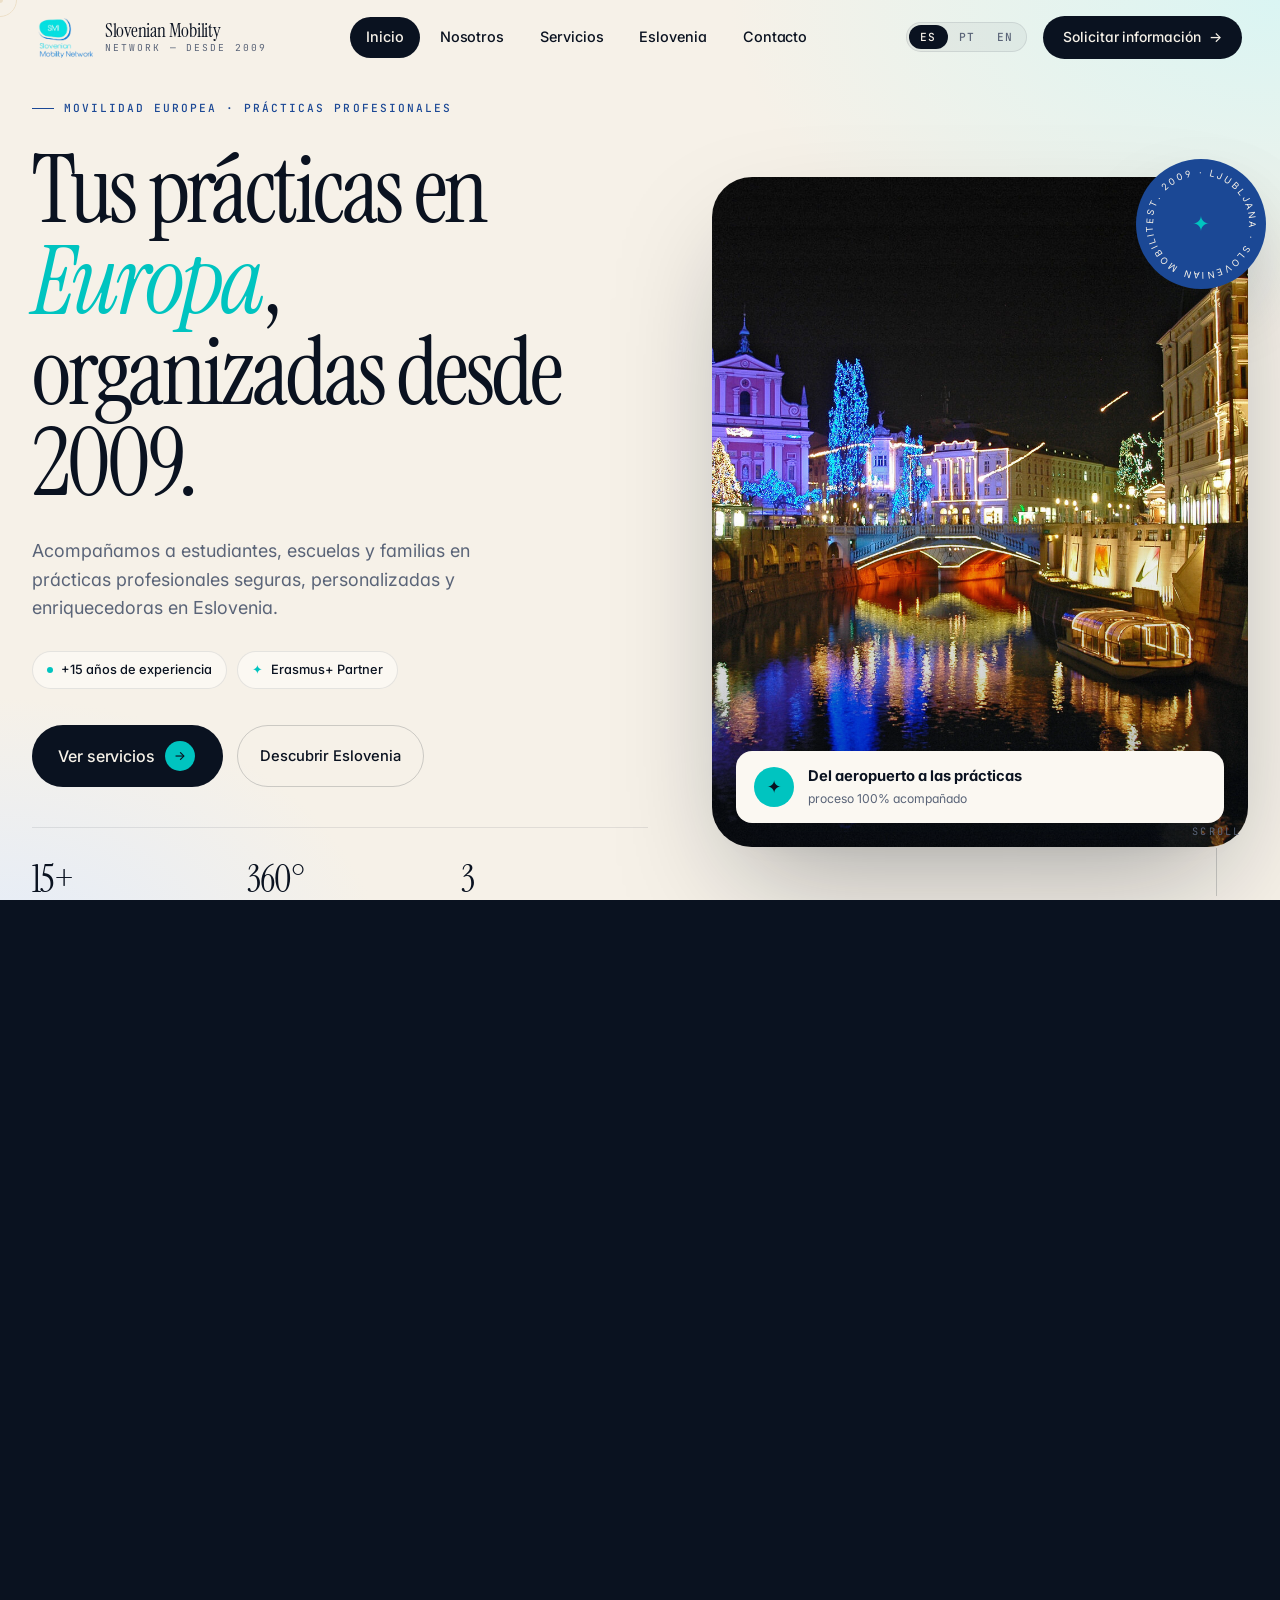
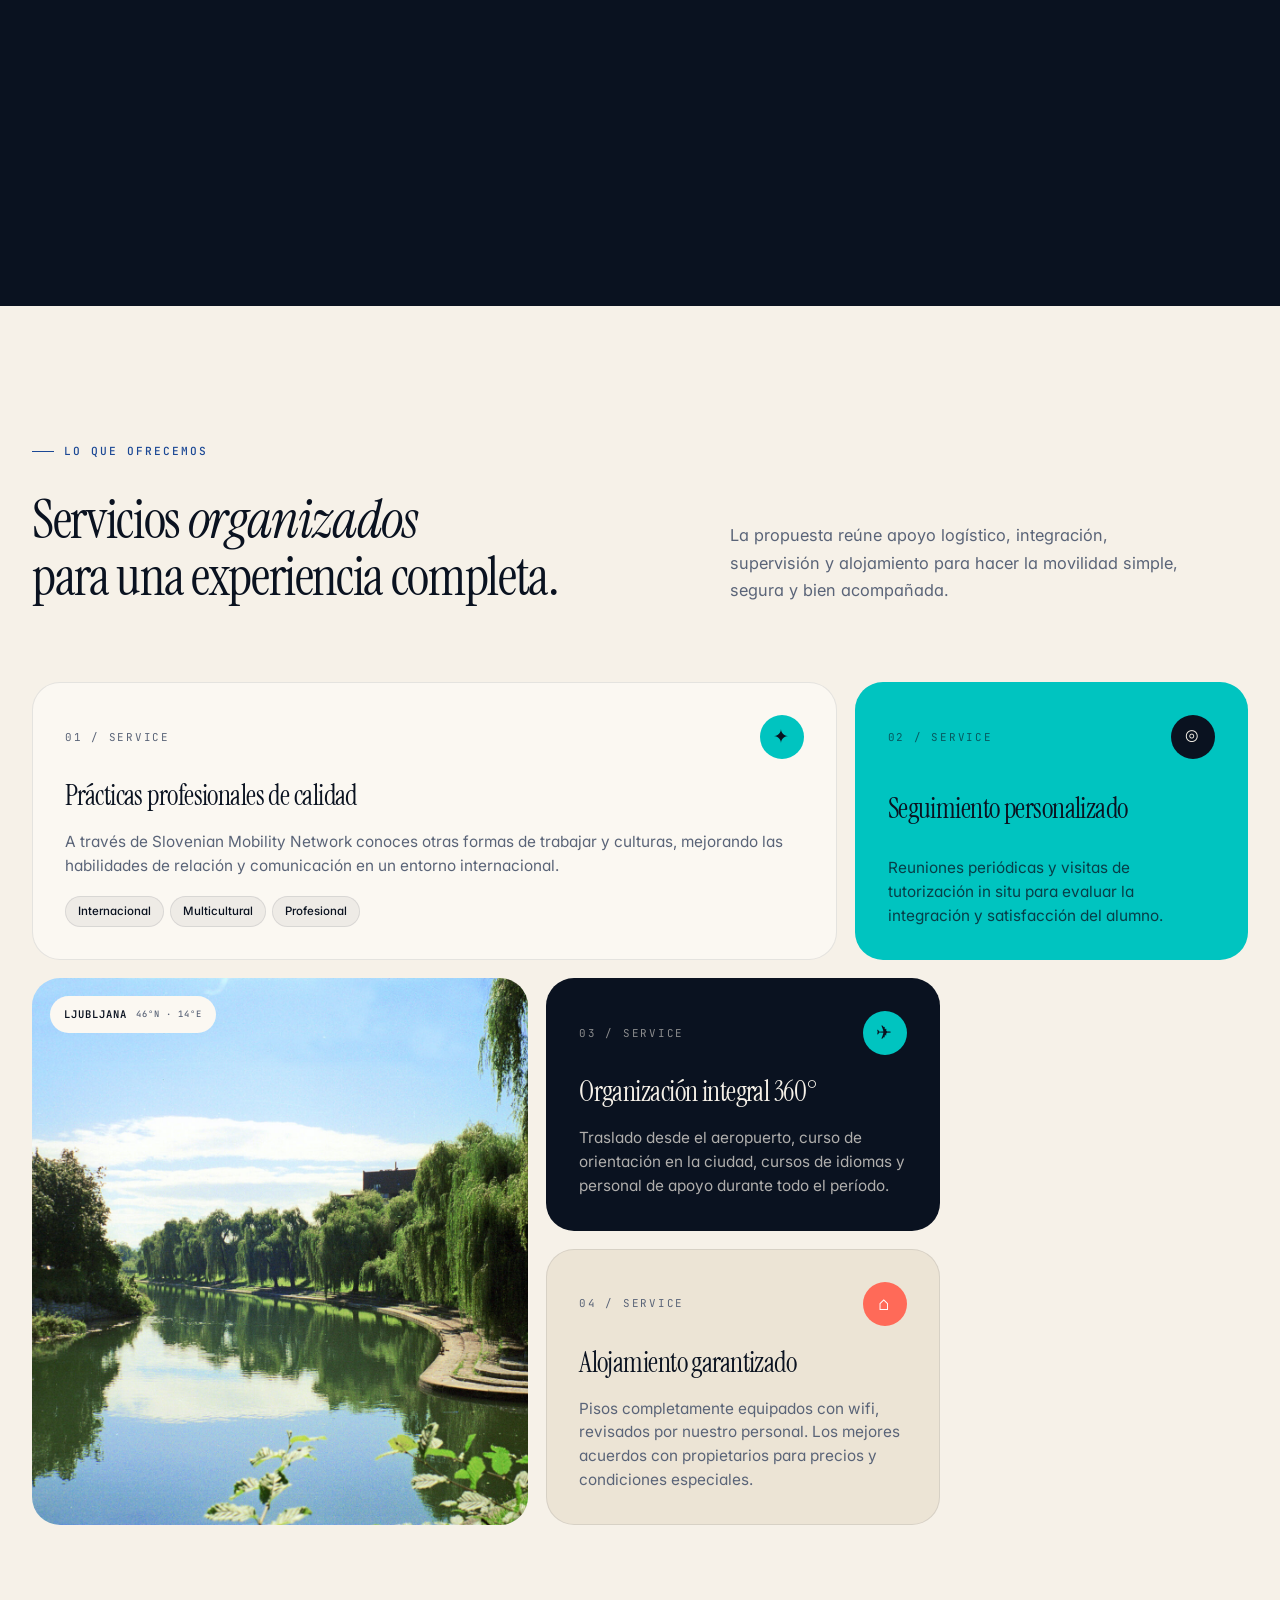
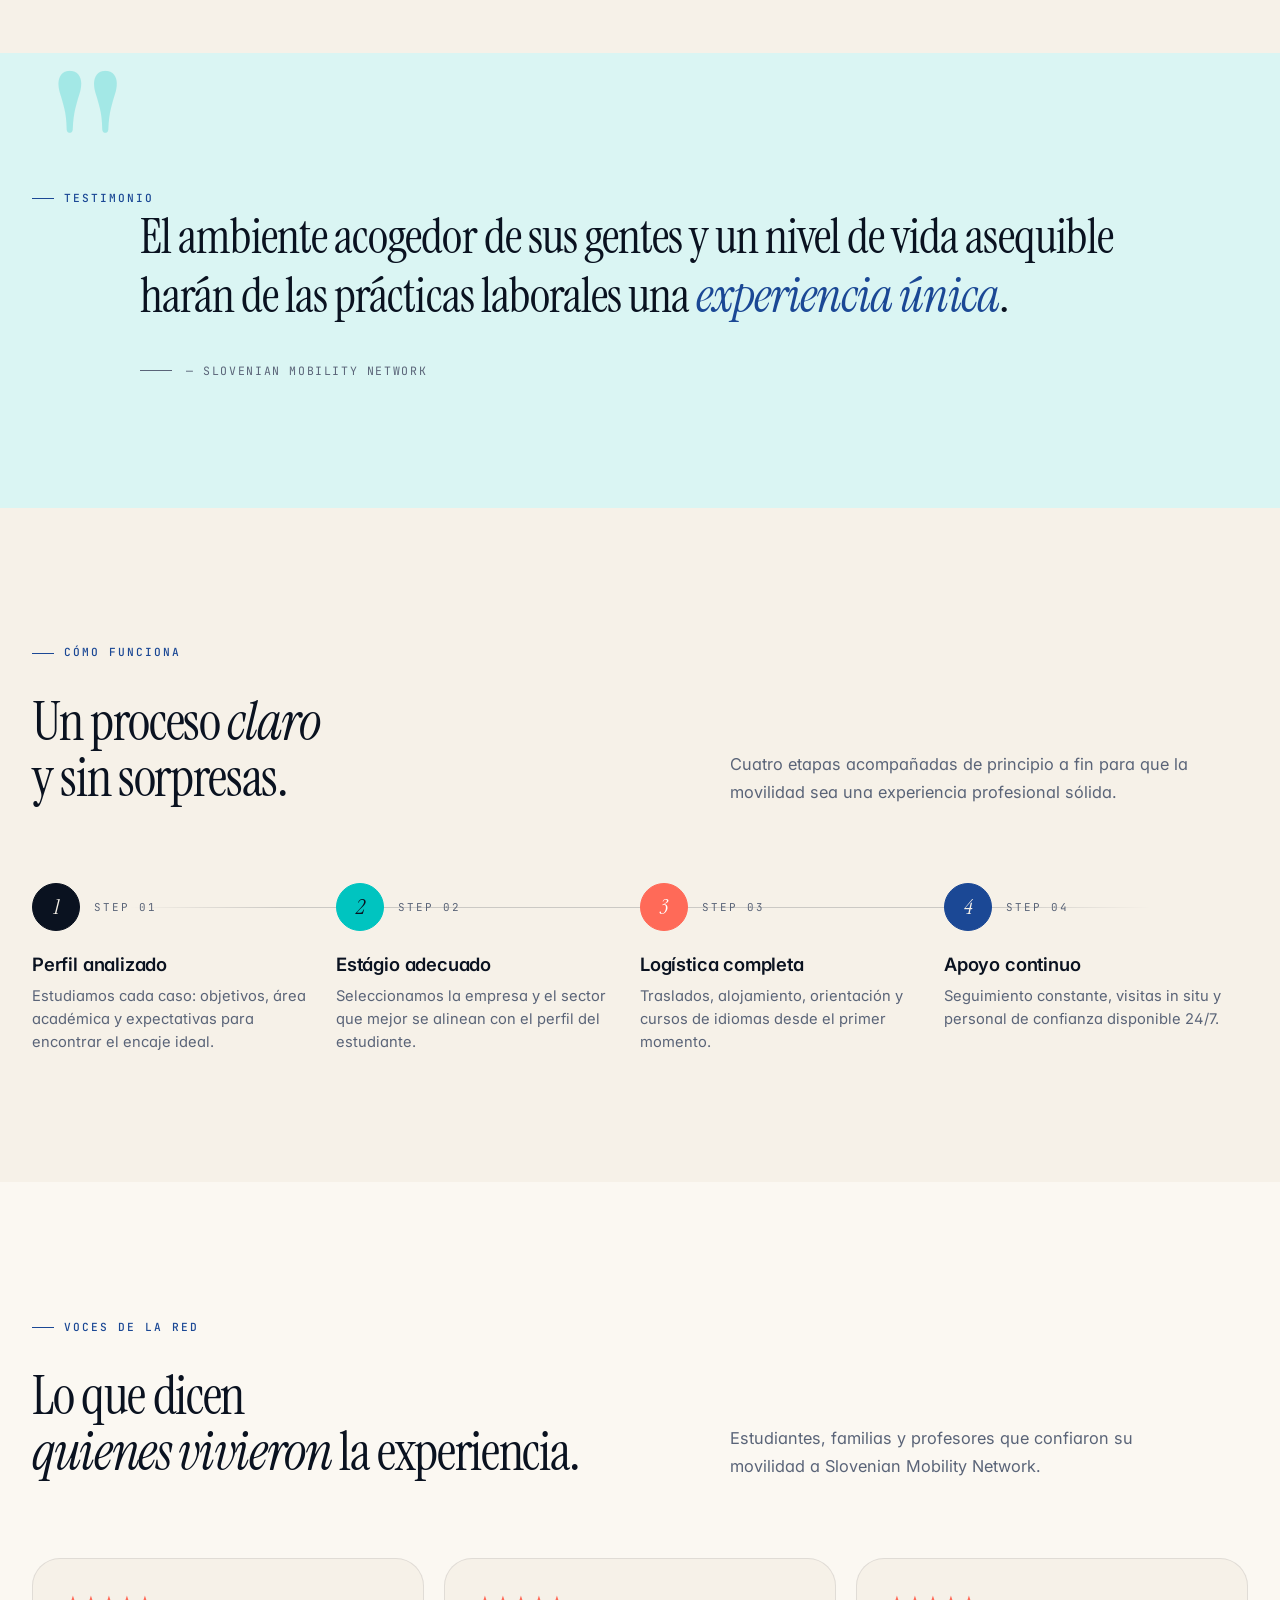
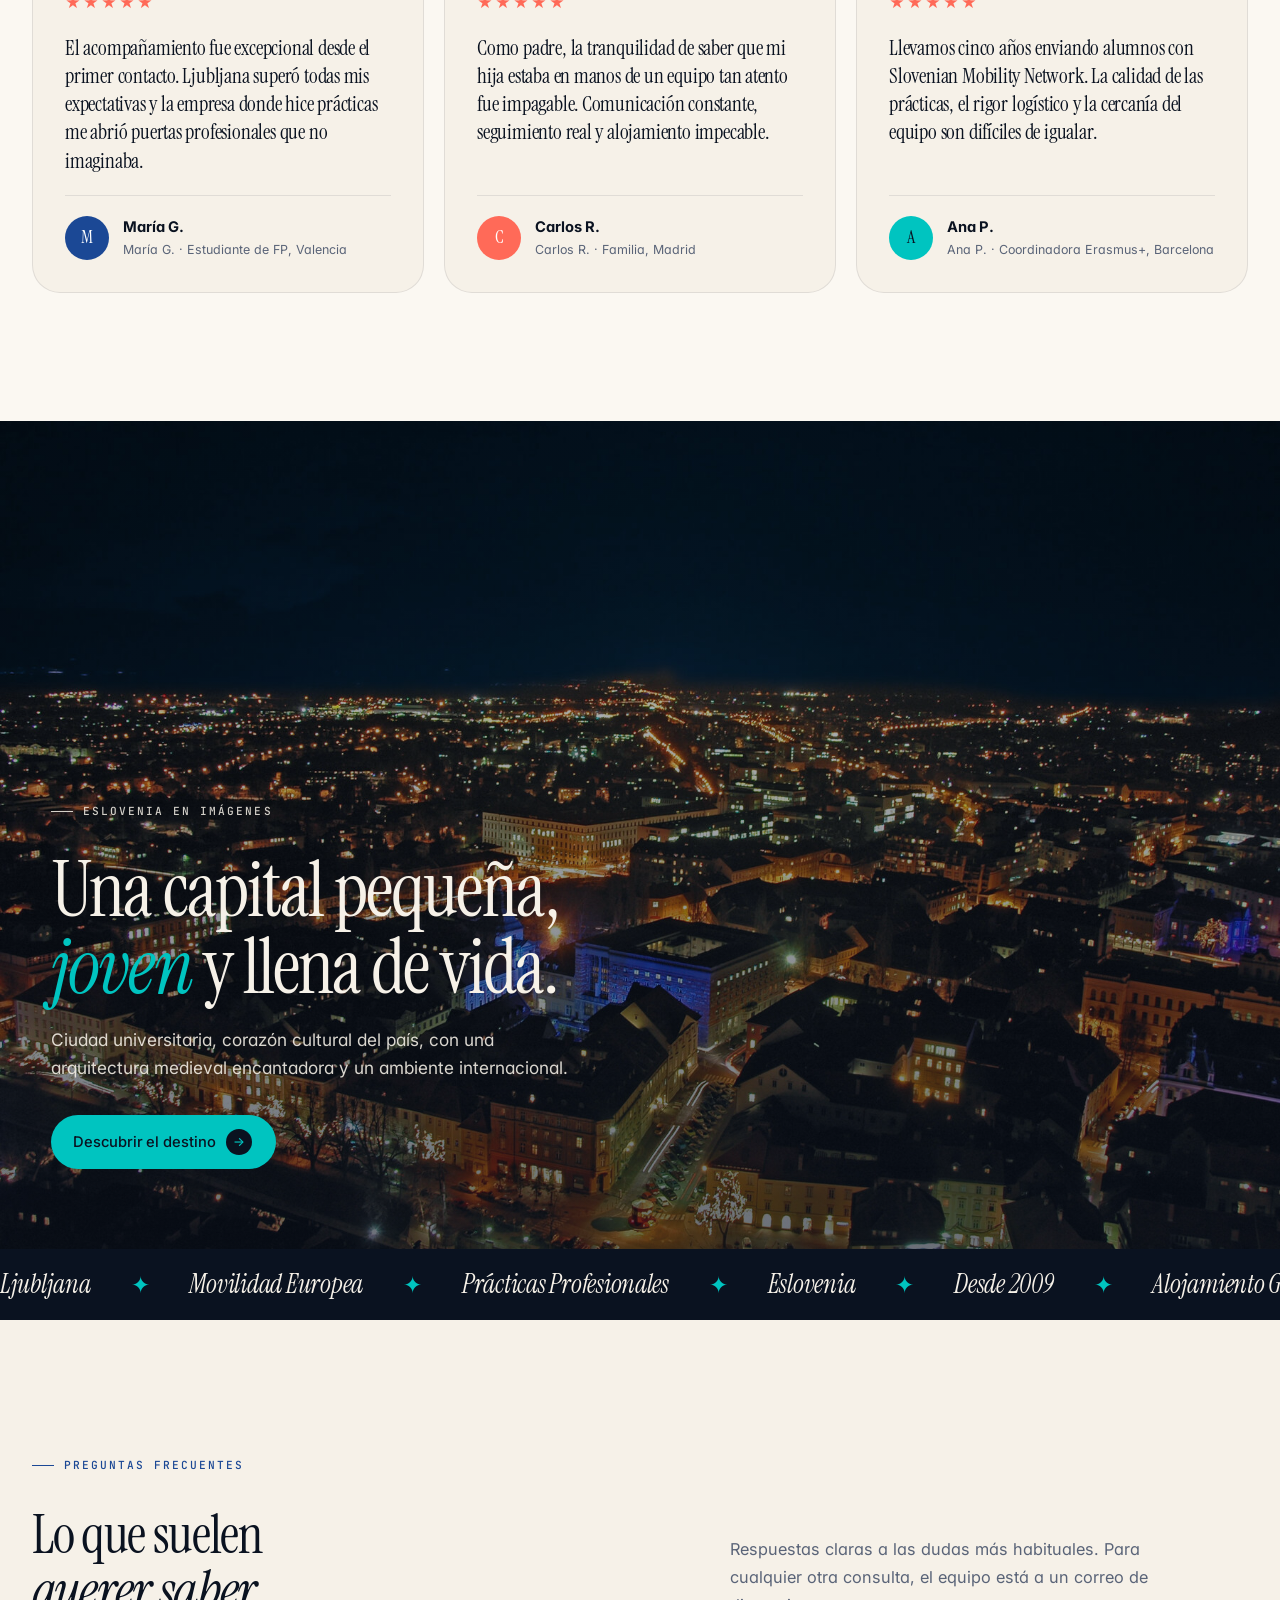
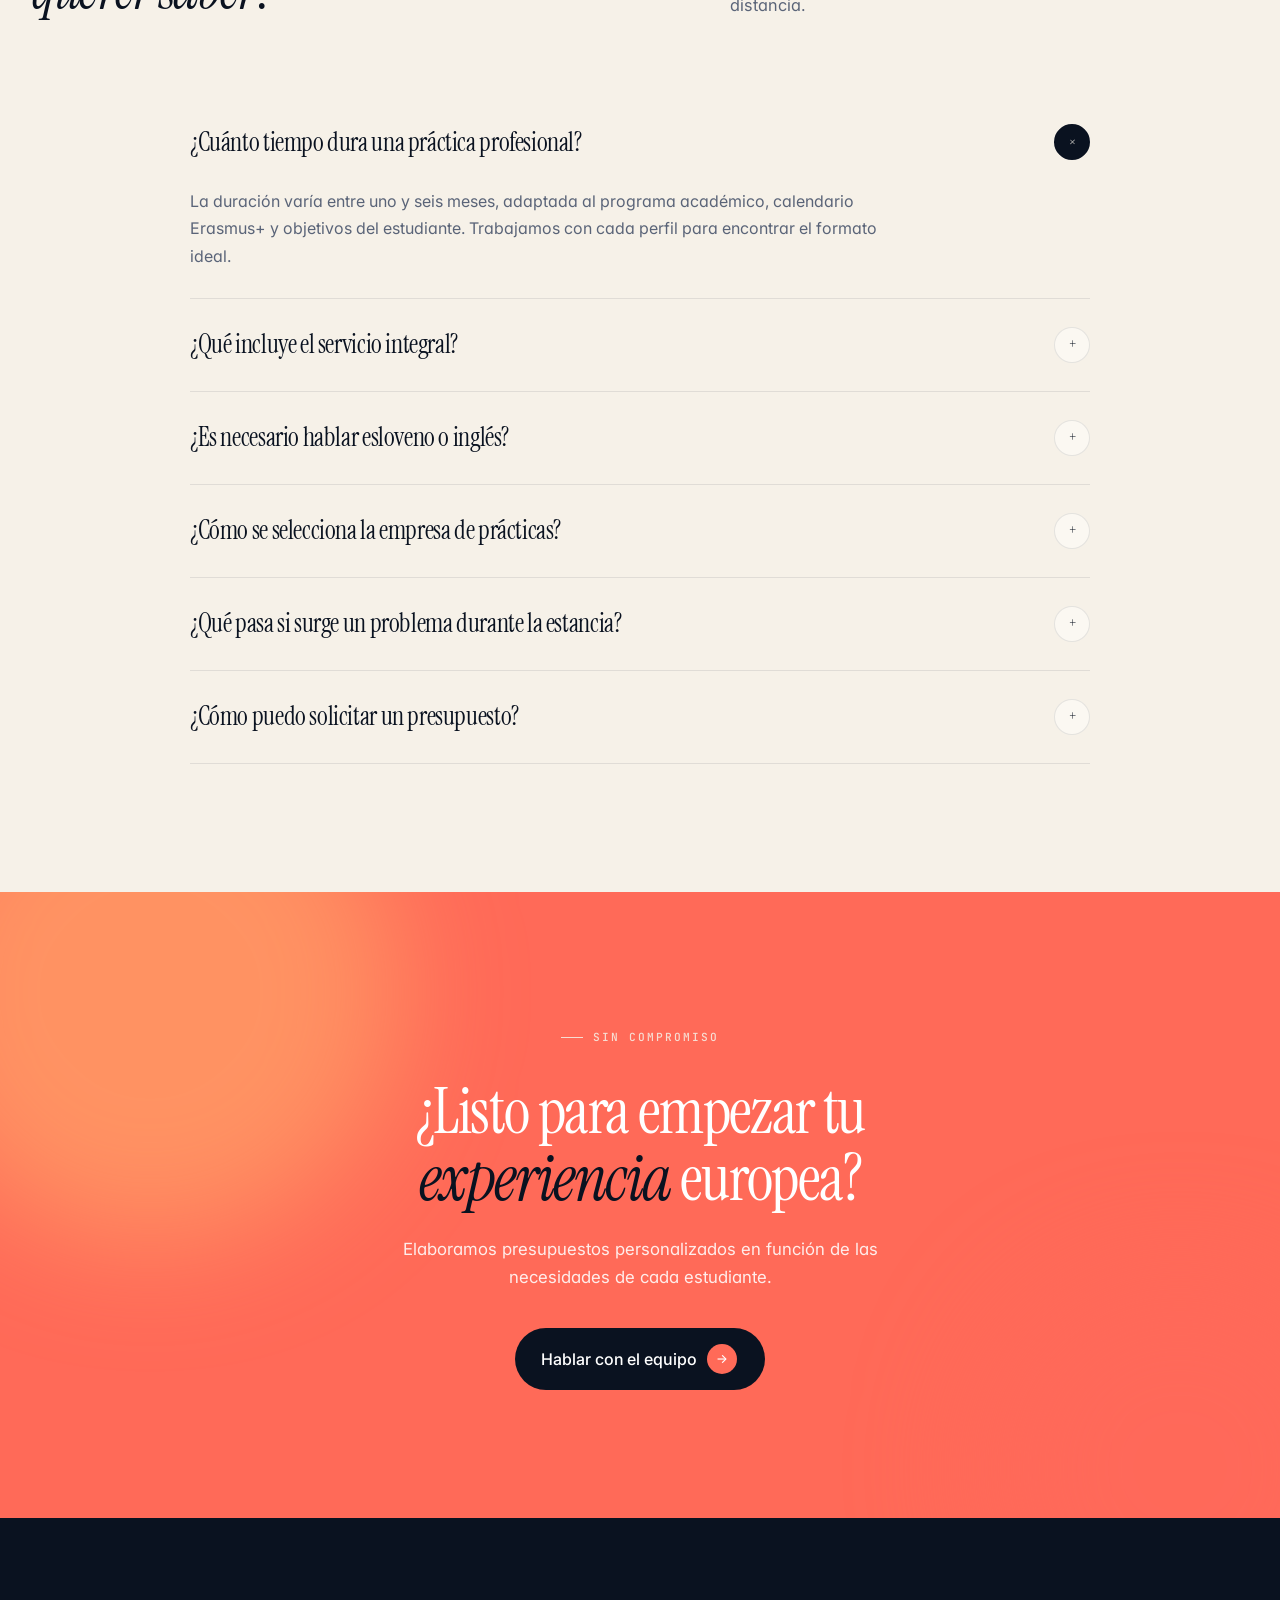
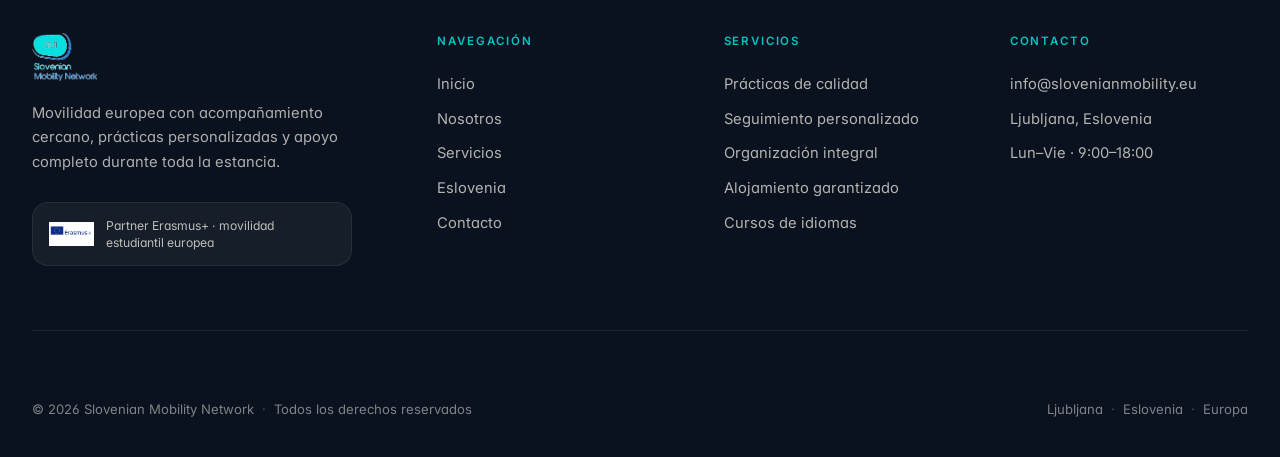
<file: index.html>
<!doctype html>
<html lang="es">
<head>
  <meta charset="utf-8" />
  <meta name="viewport" content="width=device-width,initial-scale=1" />
  <title>Slovenian Mobility Network — Movilidad Europea desde 2009</title>
  <meta name="description" content="Prácticas profesionales en Eslovenia con acompañamiento integral, alojamiento garantizado y cursos de idiomas. Desde 2009." />
  <link rel="icon" type="image/png" href="assets/img/logo-smi.png" />
  <link rel="preconnect" href="https://fonts.googleapis.com" />
  <link rel="preconnect" href="https://fonts.gstatic.com" crossorigin />
  <link href="https://fonts.googleapis.com/css2?family=Inter:wght@300;400;500;600;700&family=Instrument+Serif:ital@0;1&family=JetBrains+Mono:wght@400;500&display=swap" rel="stylesheet" />
  <link rel="stylesheet" href="assets/styles.css" />
</head>
<body>

  <!-- LOADER -->
  <div id="loader"><div class="loader-bubble"></div></div>

  <!-- CUSTOM CURSOR -->
  <div class="cursor-dot" id="cursorDot"></div>
  <div class="cursor-ring" id="cursorRing"></div>

  <!-- PAGE MASK -->
  <div class="page-mask" id="pageMask"></div>

  <!-- NAV -->
  <header class="nav" id="nav">
    <a class="nav-logo" data-nav="home" href="#" onclick="goTo(event,'home')">
      <img src="assets/img/logo-smi.png" alt="Slovenian Mobility Network" />
      <div class="nav-logo-text">
        <span class="brand-mark">Slovenian Mobility</span>
        <span class="brand-sub" data-i18n="siteTag">Network · est. 2009</span>
      </div>
    </a>
    <nav class="nav-links">
      <a data-nav="home" href="#" onclick="goTo(event,'home')" data-i18n="navHome">Inicio</a>
      <a data-nav="about" href="#" onclick="goTo(event,'about')" data-i18n="navAbout">Nosotros</a>
      <a data-nav="services" href="#" onclick="goTo(event,'services')" data-i18n="navServices">Servicios</a>
      <a data-nav="slovenia" href="#" onclick="goTo(event,'slovenia')" data-i18n="navSlovenia">Eslovenia</a>
      <a data-nav="contact" href="#" onclick="goTo(event,'contact')" data-i18n="navContact">Contacto</a>
    </nav>
    <div class="nav-right">
      <div class="lang-switcher" aria-label="Language switcher">
        <button class="lang-btn active" onclick="setLang('es')">ES</button>
        <button class="lang-btn" onclick="setLang('pt')">PT</button>
        <button class="lang-btn" onclick="setLang('en')">EN</button>
      </div>
      <a class="nav-cta" href="#" onclick="goTo(event,'contact')" data-i18n="navCta">Solicitar información</a>
      <button class="nav-burger" onclick="toggleDrawer()" aria-label="Menu">
        <svg viewBox="0 0 24 24" fill="none" stroke="currentColor" stroke-width="2"><line x1="4" y1="8" x2="20" y2="8"/><line x1="4" y1="16" x2="20" y2="16"/></svg>
      </button>
    </div>
  </header>

  <!-- MOBILE DRAWER -->
  <div class="mobile-drawer" id="drawer">
    <div class="mobile-drawer-top">
      <span style="font-family:'Instrument Serif',serif;font-size:1.4rem">Slovenian Mobility</span>
      <button class="mobile-drawer-close" onclick="toggleDrawer()">✕</button>
    </div>
    <nav>
      <a href="#" onclick="goTo(event,'home');toggleDrawer()" data-i18n="navHome">Inicio</a>
      <a href="#" onclick="goTo(event,'about');toggleDrawer()" data-i18n="navAbout">Nosotros</a>
      <a href="#" onclick="goTo(event,'services');toggleDrawer()" data-i18n="navServices">Servicios</a>
      <a href="#" onclick="goTo(event,'slovenia');toggleDrawer()" data-i18n="navSlovenia">Eslovenia</a>
      <a href="#" onclick="goTo(event,'contact');toggleDrawer()" data-i18n="navContact">Contacto</a>
    </nav>
    <div class="mobile-drawer-cta">
      <a class="btn btn-primary" style="background:var(--aqua);color:var(--ink)" href="#" onclick="goTo(event,'contact');toggleDrawer()">
        <span data-i18n="navCta">Solicitar información</span>
        <span class="btn-arrow"></span>
      </a>
    </div>
    <div class="mobile-drawer-bottom">
      <span>info@slovenianmobility.eu</span>
      <div style="display:flex;gap:6px">
        <button class="lang-btn" onclick="setLang('es')">ES</button>
        <button class="lang-btn" onclick="setLang('pt')">PT</button>
        <button class="lang-btn" onclick="setLang('en')">EN</button>
      </div>
    </div>
  </div>

  <!-- ============================================ -->
  <!--                    HOME                       -->
  <!-- ============================================ -->
  <main class="page active" id="page-home">
    <section class="hero">
      <div class="container">
        <div class="hero-grid">
          <div class="hero-left">
            <span class="eyebrow reveal" data-i18n="heroEyebrow">movilidad europea · prácticas profesionales</span>
            <h1 class="hero-headline reveal d1" data-i18n="heroTitle">
              Tus prácticas en <span class="aqua-word">Europa</span>,<br>
              <span class="underline">organizadas</span> desde 2009.
            </h1>
            <p class="hero-lead reveal d2" data-i18n="heroLead">Acompañamos a estudiantes, escuelas y familias en prácticas profesionales seguras, personalizadas y enriquecedoras en Eslovenia.</p>

            <div class="hero-meta reveal d2">
              <span class="chip"><span class="chip-dot"></span><span data-i18n="heroChip1">+15 años de experiencia</span></span>
              <span class="chip"><span class="chip-plus">✦</span><span data-i18n="heroChip2">Erasmus+ Partner</span></span>
            </div>

            <div class="hero-ctas reveal d3">
              <button class="btn btn-primary btn-lg" onclick="goTo(event,'services')">
                <span data-i18n="heroCta1">Ver servicios</span>
                <span class="btn-arrow"></span>
              </button>
              <button class="btn btn-ghost" onclick="goTo(event,'slovenia')" data-i18n="heroCta2">Descubrir Eslovenia</button>
            </div>

            <div class="hero-stats reveal d4">
              <div class="hero-stat">
                <strong data-count="15" data-suffix="+">15+</strong>
                <span data-i18n="stat1">años acompañando</span>
              </div>
              <div class="hero-stat">
                <strong>360°</strong>
                <span data-i18n="stat2">servicio integral</span>
              </div>
              <div class="hero-stat">
                <strong>3</strong>
                <span data-i18n="stat3">idiomas en soporte</span>
              </div>
            </div>
          </div>

          <div class="hero-right reveal d2">
            <div class="hero-visual">
              <div class="main-img">
                <img src="assets/img/ljubljana-bridge.jpg" alt="Ljubljana iluminada" />
              </div>
              <div class="hero-badge">
                <div class="badge-icon">✦</div>
                <div class="badge-txt">
                  <strong data-i18n="heroBadgeTitle">Del aeropuerto a las prácticas</strong>
                  <small data-i18n="heroBadgeSub">proceso 100% acompañado</small>
                </div>
              </div>
              <div class="hero-sticker">
                <svg viewBox="0 0 140 140">
                  <defs>
                    <path id="circlePath" d="M 70,70 m -52,0 a 52,52 0 1,1 104,0 a 52,52 0 1,1 -104,0"/>
                  </defs>
                  <text fill="currentColor" font-size="10" letter-spacing="2.5">
                    <textPath href="#circlePath">  EST. 2009  ·  LJUBLJANA  ·  SLOVENIAN MOBILITY  · </textPath>
                  </text>
                </svg>
                <span class="hero-sticker-center">✦</span>
              </div>
            </div>
          </div>
        </div>

        <div class="scroll-cue">
          <span data-i18n="scrollHint">scroll</span>
          <div class="line"></div>
        </div>
      </div>
    </section>

    <!-- TRUST BAR -->
    <div class="trust-bar">
      <div class="container">
        <div class="trust-row">
          <span class="trust-label" data-i18n="trustLabel">De confianza para</span>
          <div class="trust-items">
            <span class="trust-item"><span class="italic">Erasmus+</span></span>
            <span class="trust-item"><span class="italic">Universidades</span></span>
            <span class="trust-item"><span class="italic">Escuelas</span> FP</span>
            <span class="trust-item"><span class="italic">Familias</span></span>
            <span class="trust-item"><span class="italic">Empresas</span> europeas</span>
          </div>
        </div>
      </div>
    </div>

    <!-- ABOUT STRIP -->
    <section class="section about-strip">
      <div class="about-blob"></div>
      <div class="container">
        <div class="section-head reveal">
          <div class="sh-lead">
            <span class="eyebrow" data-i18n="aboutKicker">quiénes somos</span>
            <h2 class="mt-40" data-i18n="aboutTitle">Una red <span class="italic">dedicada</span><br>a las personas.</h2>
          </div>
          <div class="sh-desc" data-i18n="aboutDesc">
            Desde 2009 cuidamos cada detalle para que la experiencia en Eslovenia sea real, segura y transformadora.
          </div>
        </div>

        <div class="about-text reveal d1">
          <p>
            <span data-i18n="aboutBigA">Sabemos los puntos más importantes para</span>
            <span class="muted-phrase" data-i18n="aboutBigB">alumnos, padres y profesores.</span>
            <span data-i18n="aboutBigC">Cuidamos cada detalle para que el resultado sean</span>
            <span class="italic" style="color:var(--aqua)" data-i18n="aboutBigD">prácticas profesionales de calidad.</span>
          </p>
          <div class="about-divider"></div>
          <button class="btn" onclick="goTo(event,'about')">
            <span data-i18n="aboutReadMore">Conocer la historia</span>
            <span class="btn-arrow"></span>
          </button>
        </div>
      </div>
    </section>

    <!-- SERVICES BENTO -->
    <section class="section">
      <div class="container">
        <div class="section-head">
          <div class="sh-lead reveal">
            <span class="eyebrow" data-i18n="servicesKicker">lo que ofrecemos</span>
            <h2 class="mt-40" data-i18n="servicesTitle">Servicios <span class="italic">organizados</span><br>para una experiencia completa.</h2>
          </div>
          <div class="sh-desc reveal d2" data-i18n="servicesDesc">La propuesta reúne apoyo logístico, integración, supervisión y alojamiento para hacer la movilidad simple, segura y bien acompañada.</div>
        </div>

        <div class="bento">
          <div class="bento-card b-two-third reveal">
            <div class="b-num">
              <span>01 / SERVICE</span>
              <div class="b-icon" style="background:var(--aqua);color:var(--ink)">✦</div>
            </div>
            <h3 data-i18n="s1Title">Prácticas profesionales de calidad</h3>
            <p data-i18n="s1Text">A través de Slovenian Mobility Network conoces otras formas de trabajar y culturas, mejorando las habilidades de relación y comunicación en un entorno internacional.</p>
            <div class="bento-tags">
              <span class="tag" data-i18n="tagInternational">Internacional</span>
              <span class="tag" data-i18n="tagMulti">Multicultural</span>
              <span class="tag" data-i18n="tagPro">Profesional</span>
            </div>
          </div>

          <div class="bento-card b-third aqua reveal d1">
            <div class="b-num">
              <span>02 / SERVICE</span>
              <div class="b-icon" style="background:var(--ink)">◎</div>
            </div>
            <h3 data-i18n="s2Title">Seguimiento personalizado</h3>
            <p data-i18n="s2Text">Reuniones periódicas y visitas de tutorización in situ para evaluar la integración y satisfacción del alumno.</p>
          </div>

          <div class="bento-image reveal d2">
            <img src="assets/img/ljubljana-trnovo.jpg" alt="Ljubljana Trnovo" />
            <div class="img-tag">
              <strong>Ljubljana</strong>
              <small>46°N · 14°E</small>
            </div>
          </div>

          <div class="bento-card b-third deep reveal">
            <div class="b-num">
              <span>03 / SERVICE</span>
              <div class="b-icon">✈</div>
            </div>
            <h3 data-i18n="s3Title">Organización integral 360°</h3>
            <p data-i18n="s3Text">Traslado desde el aeropuerto, orientación, cursos de idiomas y apoyo durante todo el período.</p>
          </div>

          <div class="bento-card b-third cream reveal d1">
            <div class="b-num">
              <span>04 / SERVICE</span>
              <div class="b-icon" style="background:var(--coral);color:#fff">⌂</div>
            </div>
            <h3 data-i18n="s4Title">Alojamiento garantizado</h3>
            <p data-i18n="s4Text">Pisos equipados con wifi, revisados por el equipo. Los mejores acuerdos para precios y condiciones.</p>
          </div>
        </div>
      </div>
    </section>

    <!-- FEATURE QUOTE -->
    <section class="feature-quote">
      <div class="container">
        <div class="reveal">
          <span class="eyebrow" data-i18n="quoteKicker">testimonio editorial</span>
          <blockquote class="mt-40" data-i18n="quoteText">
            El ambiente acogedor de sus gentes y un nivel de vida asequible harán de las prácticas laborales una <span class="italic">experiencia única</span>.
          </blockquote>
          <cite><span class="line"></span><span data-i18n="quoteCite">Slovenian Mobility Network</span></cite>
        </div>
      </div>
    </section>

    <!-- PROCESS -->
    <section class="section">
      <div class="container">
        <div class="section-head">
          <div class="sh-lead reveal">
            <span class="eyebrow" data-i18n="processKicker">cómo funciona</span>
            <h2 class="mt-40" data-i18n="processTitle">Un proceso <span class="italic">claro</span><br>y sin sorpresas.</h2>
          </div>
          <div class="sh-desc reveal d2" data-i18n="processDesc">Cuatro etapas acompañadas de principio a fin para que la movilidad sea una experiencia profesional sólida.</div>
        </div>

        <div class="timeline">
          <div class="timeline-step reveal">
            <div class="step-num"><div class="num-circle">1</div><span class="num-label">Step 01</span></div>
            <h4 data-i18n="step1Title">Perfil analizado</h4>
            <p data-i18n="step1Text">Estudiamos cada caso: objetivos, área académica y expectativas para encontrar el encaje ideal.</p>
          </div>
          <div class="timeline-step reveal d1">
            <div class="step-num"><div class="num-circle">2</div><span class="num-label">Step 02</span></div>
            <h4 data-i18n="step2Title">Prácticas adecuadas</h4>
            <p data-i18n="step2Text">Seleccionamos la empresa y el sector que mejor se alinean con el perfil del estudiante.</p>
          </div>
          <div class="timeline-step reveal d2">
            <div class="step-num"><div class="num-circle">3</div><span class="num-label">Step 03</span></div>
            <h4 data-i18n="step3Title">Logística completa</h4>
            <p data-i18n="step3Text">Traslados, alojamiento, orientación y cursos de idiomas desde el primer momento.</p>
          </div>
          <div class="timeline-step reveal d3">
            <div class="step-num"><div class="num-circle">4</div><span class="num-label">Step 04</span></div>
            <h4 data-i18n="step4Title">Apoyo continuo</h4>
            <p data-i18n="step4Text">Seguimiento constante, visitas in situ y personal de confianza disponible 24/7.</p>
          </div>
        </div>
      </div>
    </section>

    <!-- TESTIMONIALS -->
    <section class="section testimonials">
      <div class="container">
        <div class="section-head">
          <div class="sh-lead reveal">
            <span class="eyebrow" data-i18n="tstKicker">voces reales</span>
            <h2 class="mt-40" data-i18n="tstTitle">Lo que cuentan<br>los <span class="italic">estudiantes</span>.</h2>
          </div>
          <div class="sh-desc reveal d2" data-i18n="tstDesc">Más de 2.000 estudiantes han pasado por nuestro programa. Estas son algunas de sus experiencias.</div>
        </div>

        <div class="testimonial-grid">
          <div class="testimonial reveal">
            <div class="testimonial-stars">★★★★★</div>
            <p class="testimonial-text" data-i18n="tst1Text">"El acompañamiento fue excepcional desde antes de salir. Llegué a Ljubljana y todo estaba preparado: alojamiento, la empresa, incluso una reunión de orientación."</p>
            <div class="testimonial-meta">
              <div class="testimonial-avatar" style="background:var(--deep)">M</div>
              <div>
                <strong>María G.</strong>
                <small data-i18n="tst1Meta">Estudiante de Turismo · 2025</small>
              </div>
            </div>
          </div>

          <div class="testimonial reveal d1">
            <div class="testimonial-stars">★★★★★</div>
            <p class="testimonial-text" data-i18n="tst2Text">"La experiencia cambió mi forma de ver el trabajo internacional. El seguimiento personalizado marcó la diferencia."</p>
            <div class="testimonial-meta">
              <div class="testimonial-avatar" style="background:var(--coral)">C</div>
              <div>
                <strong>Carlos R.</strong>
                <small data-i18n="tst2Meta">Ingeniería Informática · 2024</small>
              </div>
            </div>
          </div>

          <div class="testimonial reveal d2">
            <div class="testimonial-stars">★★★★★</div>
            <p class="testimonial-text" data-i18n="tst3Text">"Como profesora coordinadora, he visto cómo Slovenian Mobility cuida cada detalle. Las familias agradecen el nivel de comunicación constante."</p>
            <div class="testimonial-meta">
              <div class="testimonial-avatar" style="background:var(--aqua);color:var(--ink)">A</div>
              <div>
                <strong>Ana P.</strong>
                <small data-i18n="tst3Meta">Coordinadora FP · 2023</small>
              </div>
            </div>
          </div>
        </div>
      </div>
    </section>

    <!-- GALLERY HERO -->
    <section class="gallery-hero">
      <img src="assets/img/ljubljana-night.jpg" alt="Ljubljana de noche" />
      <div class="gallery-hero-content reveal">
        <span class="eyebrow white" data-i18n="galleryKicker">eslovenia en imágenes</span>
        <h2 class="mt-40" data-i18n="galleryTitle">Una capital pequeña,<br><span class="italic">joven</span> y llena de vida.</h2>
        <p data-i18n="galleryDesc">Ciudad universitaria, corazón cultural del país, con arquitectura medieval y un ambiente internacional.</p>
        <div class="mt-40">
          <button class="btn btn-aqua" onclick="goTo(event,'slovenia')">
            <span data-i18n="galleryCta">Descubrir el destino</span>
            <span class="btn-arrow"></span>
          </button>
        </div>
      </div>
    </section>

    <!-- TICKER -->
    <div class="ticker">
      <div class="ticker-track" id="ticker"></div>
    </div>

    <!-- FAQ -->
    <section class="section">
      <div class="container">
        <div class="section-head">
          <div class="sh-lead reveal">
            <span class="eyebrow" data-i18n="faqKicker">dudas frecuentes</span>
            <h2 class="mt-40" data-i18n="faqTitle">Preguntas que<br>nos hacen a <span class="italic">menudo</span>.</h2>
          </div>
          <div class="sh-desc reveal d2" data-i18n="faqDesc">Resolvemos las dudas habituales. Si tienes alguna pregunta adicional, contacta con el equipo y respondemos en menos de 48 horas.</div>
        </div>

        <div class="faq">
          <details class="faq-item reveal" open>
            <summary><span data-i18n="faq1Q">¿Cuánto dura una estancia de prácticas?</span><span class="faq-icon">+</span></summary>
            <p data-i18n="faq1A">Las estancias se adaptan a cada programa académico y van desde 1 mes hasta 12 meses. Erasmus+ suele situarse entre 2 y 6 meses. Adaptamos la duración al perfil y al calendario del estudiante.</p>
          </details>
          <details class="faq-item reveal d1">
            <summary><span data-i18n="faq2Q">¿Qué incluye el alojamiento?</span><span class="faq-icon">+</span></summary>
            <p data-i18n="faq2A">Pisos compartidos totalmente equipados, con wifi, ropa de cama, cocina funcional y revisados por nuestro equipo local. Negociamos precios especiales con propietarios de confianza.</p>
          </details>
          <details class="faq-item reveal d2">
            <summary><span data-i18n="faq3Q">¿Es necesario hablar esloveno?</span><span class="faq-icon">+</span></summary>
            <p data-i18n="faq3A">No. El inglés es la lengua franca y la mayoría de empresas trabajan en inglés. Ofrecemos también cursos de esloveno básico para quien quiera integrarse más.</p>
          </details>
          <details class="faq-item reveal">
            <summary><span data-i18n="faq4Q">¿Cómo se financia la estancia?</span><span class="faq-icon">+</span></summary>
            <p data-i18n="faq4A">La mayoría de estudiantes usan becas Erasmus+ o de sus instituciones. Preparamos presupuestos personalizados y ayudamos a entender las ayudas disponibles.</p>
          </details>
          <details class="faq-item reveal d1">
            <summary><span data-i18n="faq5Q">¿Qué sectores ofrecéis?</span><span class="faq-icon">+</span></summary>
            <p data-i18n="faq5A">Trabajamos con industria, tecnología, hostelería, turismo, educación, administración, marketing, ingeniería y más. Adaptamos el encaje al perfil profesional del estudiante.</p>
          </details>
          <details class="faq-item reveal d2">
            <summary><span data-i18n="faq6Q">¿Qué pasa si tengo un problema durante la estancia?</span><span class="faq-icon">+</span></summary>
            <p data-i18n="faq6A">Tienes un tutor dedicado y personal local disponible 24/7. Realizamos visitas periódicas a la empresa y reuniones para detectar cualquier incidencia a tiempo.</p>
          </details>
        </div>
      </div>
    </section>

    <!-- CTA -->
    <section class="cta-banner">
      <div class="cta-blob a"></div>
      <div class="cta-blob b"></div>
      <div class="reveal">
        <span class="eyebrow white" data-i18n="ctaKicker">sin compromiso</span>
        <h2 class="mt-40" data-i18n="ctaTitle">¿Listo para empezar tu<br><span class="italic">experiencia</span> europea?</h2>
        <p data-i18n="ctaDesc">Elaboramos presupuestos personalizados en función de las necesidades de cada estudiante.</p>
        <button class="btn btn-primary btn-lg" onclick="goTo(event,'contact')">
          <span data-i18n="ctaBtn">Hablar con el equipo</span>
          <span class="btn-arrow"></span>
        </button>
      </div>
    </section>

    <div data-footer></div>
  </main>

  <!-- ============================================ -->
  <!--                    ABOUT                      -->
  <!-- ============================================ -->
  <main class="page" id="page-about">
    <section class="page-hero">
      <div class="page-hero-blob"></div>
      <div class="container">
        <span class="eyebrow" data-i18n="aboutPageKicker">quiénes somos</span>
        <h1 class="mt-24"><span data-i18n="aboutPageTitleA">Desde 2009,</span><br><span class="italic" data-i18n="aboutPageTitleB">ponemos las personas primero.</span></h1>
        <p class="ph-lead" data-i18n="aboutPageLead">Una red de profesionales comprometidos con la experiencia real del estudiante en cada etapa de su estancia en Eslovenia.</p>
      </div>
    </section>

    <section class="section">
      <div class="container">
        <div class="country-split">
          <div class="country-visual reveal">
            <div class="img-main"><img src="assets/img/ljubljana-city.jpg" alt="Ljubljana" /></div>
            <div class="img-accent" style="background:var(--aqua);display:flex;align-items:center;justify-content:center">
              <div style="text-align:center">
                <strong style="display:block;font-family:'Instrument Serif',serif;font-size:3rem;line-height:1;letter-spacing:-0.02em;color:var(--ink)">2009</strong>
                <span style="font-family:'JetBrains Mono',monospace;font-size:0.7rem;letter-spacing:0.16em;text-transform:uppercase;color:var(--ink-2)" data-i18n="aboutSince">fundado</span>
              </div>
            </div>
          </div>
          <div class="country-copy reveal d1">
            <span class="eyebrow" data-i18n="aboutStoryKicker">nuestra historia</span>
            <h2 class="mt-40" data-i18n="aboutStoryTitle">Una red construida<br>sobre <span class="italic">confianza</span>.</h2>
            <p data-i18n="aboutP1">Desde 2009 trabajamos en el sector de la movilidad europea. Por eso sabemos los puntos más importantes para ofrecer a alumnos, padres y profesores. Cuidamos cada detalle para que el resultado sean unas prácticas profesionales de calidad.</p>
            <p data-i18n="aboutP2">Sabemos lo importante que es la experiencia laboral para los jóvenes de hoy en día. Por eso, centramos nuestro esfuerzo en las personas — escogiendo y dedicando nuestro trabajo a buscar las prácticas más adecuadas en un entorno profesional y confortable.</p>
            <p data-i18n="aboutP3">Nuestro enfoque personalizado nos diferencia: no somos un catálogo de opciones, somos un equipo comprometido con el éxito de cada estudiante antes, durante y después de su experiencia.</p>
          </div>
        </div>
      </div>
    </section>

    <!-- IMPACT STATS -->
    <section class="section" style="background:var(--ink);color:var(--cream);padding:clamp(64px,8vw,120px) 0">
      <div class="container">
        <div class="section-head">
          <div class="sh-lead reveal">
            <span class="eyebrow light" data-i18n="impactKicker">nuestro impacto</span>
            <h2 class="mt-40" style="color:var(--cream)" data-i18n="impactTitle">Quince años de<br>movilidad <span class="italic" style="color:var(--aqua)">real</span>.</h2>
          </div>
          <div class="sh-desc reveal d2" style="color:rgba(246,241,232,0.65)" data-i18n="impactDesc">Los números reflejan el resultado del trabajo día a día de un equipo comprometido con cada estudiante.</div>
        </div>

        <div style="display:grid;grid-template-columns:repeat(4,1fr);gap:0;border-top:1px solid rgba(246,241,232,0.12);margin-top:32px" class="impact-grid">
          <div class="reveal" style="padding:40px 28px;border-right:1px solid rgba(246,241,232,0.12)">
            <strong style="display:block;font-family:'Instrument Serif',serif;font-size:clamp(3rem,5vw,4.8rem);line-height:1;color:var(--cream);letter-spacing:-0.03em" data-count="2000" data-suffix="+">2.000+</strong>
            <span style="display:block;margin-top:14px;font-size:0.86rem;color:rgba(246,241,232,0.65);letter-spacing:0.04em" data-i18n="impact1">estudiantes acompañados</span>
          </div>
          <div class="reveal d1" style="padding:40px 28px;border-right:1px solid rgba(246,241,232,0.12)">
            <strong style="display:block;font-family:'Instrument Serif',serif;font-size:clamp(3rem,5vw,4.8rem);line-height:1;color:var(--aqua);letter-spacing:-0.03em" data-count="15" data-suffix="+">15+</strong>
            <span style="display:block;margin-top:14px;font-size:0.86rem;color:rgba(246,241,232,0.65);letter-spacing:0.04em" data-i18n="impact2">años de experiencia</span>
          </div>
          <div class="reveal d2" style="padding:40px 28px;border-right:1px solid rgba(246,241,232,0.12)">
            <strong style="display:block;font-family:'Instrument Serif',serif;font-size:clamp(3rem,5vw,4.8rem);line-height:1;color:var(--cream);letter-spacing:-0.03em" data-count="350" data-suffix="+">350+</strong>
            <span style="display:block;margin-top:14px;font-size:0.86rem;color:rgba(246,241,232,0.65);letter-spacing:0.04em" data-i18n="impact3">empresas aliadas</span>
          </div>
          <div class="reveal d3" style="padding:40px 28px">
            <strong style="display:block;font-family:'Instrument Serif',serif;font-size:clamp(3rem,5vw,4.8rem);line-height:1;color:var(--sun);letter-spacing:-0.03em">98%</strong>
            <span style="display:block;margin-top:14px;font-size:0.86rem;color:rgba(246,241,232,0.65);letter-spacing:0.04em" data-i18n="impact4">satisfacción del alumno</span>
          </div>
        </div>
      </div>
    </section>

    <section class="section" style="background:var(--cream-2)">
      <div class="container">
        <div class="section-head">
          <div class="sh-lead reveal">
            <span class="eyebrow" data-i18n="valuesKicker">nuestros valores</span>
            <h2 class="mt-40" data-i18n="valuesTitle">Lo que nos <span class="italic">guía</span><br>cada día.</h2>
          </div>
          <div class="sh-desc reveal d2" data-i18n="valuesDesc">Tres principios que definen cómo trabajamos y cómo construimos cada experiencia de movilidad.</div>
        </div>
        <div class="values-grid">
          <div class="value-card reveal">
            <div class="value-icon">◎</div>
            <h4 data-i18n="v1Title">Personalización</h4>
            <p data-i18n="v1Text">Cada estudiante es único. Analizamos perfiles, objetivos y circunstancias para encontrar el mejor encaje profesional.</p>
          </div>
          <div class="value-card reveal d1">
            <div class="value-icon">✦</div>
            <h4 data-i18n="v2Title">Seguridad</h4>
            <p data-i18n="v2Text">Seguimiento constante, alojamiento revisado y personal de apoyo disponible durante toda la estancia.</p>
          </div>
          <div class="value-card reveal d2">
            <div class="value-icon">↗</div>
            <h4 data-i18n="v3Title">Calidad</h4>
            <p data-i18n="v3Text">Trabajamos sólo con empresas y alojamientos que cumplen nuestros estándares de calidad e integración.</p>
          </div>
        </div>
      </div>
    </section>

    <section class="gallery-hero" style="height:60vh;min-height:420px">
      <img src="assets/img/ljubljana-christmas.jpg" alt="Ljubljana plaza Prešeren" />
      <div class="gallery-hero-content reveal">
        <blockquote style="font-family:'Instrument Serif',serif;font-size:clamp(1.9rem,4.2vw,3.4rem);line-height:1.15;letter-spacing:-0.02em;color:var(--cream);max-width:900px">
          <span data-i18n="aboutQuote">Cuidamos cada detalle para que el resultado sean unas prácticas profesionales de</span>
          <span class="italic" style="color:var(--aqua)" data-i18n="aboutQuoteEnd">calidad excepcional.</span>
        </blockquote>
      </div>
    </section>

    <section class="cta-banner">
      <div class="cta-blob a"></div>
      <div class="cta-blob b"></div>
      <div class="reveal">
        <h2 data-i18n="aboutCtaTitle">¿Quieres conocer más<br>sobre nuestro <span class="italic">proceso</span>?</h2>
        <p data-i18n="aboutCtaDesc">El equipo está disponible para resolver todas tus dudas y preparar un presupuesto sin compromiso.</p>
        <button class="btn btn-primary btn-lg" onclick="goTo(event,'contact')">
          <span data-i18n="ctaBtn">Hablar con el equipo</span>
          <span class="btn-arrow"></span>
        </button>
      </div>
    </section>

    <div data-footer></div>
  </main>

  <!-- ============================================ -->
  <!--                   SERVICES                    -->
  <!-- ============================================ -->
  <main class="page" id="page-services">
    <section class="page-hero">
      <div class="page-hero-blob"></div>
      <div class="container">
        <span class="eyebrow" data-i18n="servicesPageKicker">lo que ofrecemos</span>
        <h1 class="mt-24"><span data-i18n="servicesPageTitleA">Una estructura completa</span><br><span class="italic" data-i18n="servicesPageTitleB">para estancias sin improviso.</span></h1>
        <p class="ph-lead" data-i18n="servicesPageLead">La oferta incluye experiencias profesionales de calidad, supervisión, organización logística, cursos de idiomas y alojamiento garantizado.</p>
      </div>
    </section>

    <section class="section">
      <div class="container">
        <!-- Service 01 -->
        <div class="service-detail reveal">
          <div class="service-detail-left">
            <div class="s-num">01 / <span data-i18n="srv1Cat">Prácticas</span></div>
            <h3 data-i18n="srv1Title">Prácticas profesionales<br>de <span class="italic">calidad</span>.</h3>
          </div>
          <div class="service-detail-right">
            <p data-i18n="srv1Text">A través de una experiencia profesional con Slovenian Mobility Network te facilitamos el conocimiento de otras formas de trabajar y culturas, mejorando las habilidades de relación y comunicación en un entorno internacional.</p>
            <div class="service-features">
              <div class="service-feature"><strong data-i18n="srv1F1">Entorno multicultural</strong><p data-i18n="srv1F1d">Convive con profesionales de toda Europa en tu día a día laboral.</p></div>
              <div class="service-feature"><strong data-i18n="srv1F2">Sectores variados</strong><p data-i18n="srv1F2d">Industria, tecnología, hostelería, educación, administración y más.</p></div>
            </div>
          </div>
        </div>

        <!-- Service 02 -->
        <div class="service-detail reveal">
          <div class="service-detail-left">
            <div class="s-num">02 / <span data-i18n="srv2Cat">Seguimiento</span></div>
            <h3 data-i18n="srv2Title">Prácticas seguras y<br><span class="italic">personalizadas</span>.</h3>
          </div>
          <div class="service-detail-right">
            <p data-i18n="srv2Text">Seguimiento durante las prácticas con reuniones periódicas en nuestras oficinas y visitas de tutorización a las diferentes empresas para evaluar el nivel de integración y satisfacción del alumno in situ.</p>
            <div class="service-features">
              <div class="service-feature"><strong data-i18n="srv2F1">Reuniones in situ</strong><p data-i18n="srv2F1d">Visitas a tu empresa para comprobar la calidad de las prácticas.</p></div>
              <div class="service-feature"><strong data-i18n="srv2F2">Tutor dedicado</strong><p data-i18n="srv2F2d">Una persona de contacto directo durante toda la estancia.</p></div>
            </div>
          </div>
        </div>

        <!-- Service 03 -->
        <div class="service-detail reveal">
          <div class="service-detail-left">
            <div class="s-num">03 / <span data-i18n="srv3Cat">Logística</span></div>
            <h3 data-i18n="srv3Title">Servicio de organización<br><span class="italic">integral</span>.</h3>
          </div>
          <div class="service-detail-right">
            <p data-i18n="srv3Intro">La red gestiona la logística esencial para que la llegada sea más simple, segura y confiada.</p>
            <div class="service-features">
              <div class="service-feature"><strong data-i18n="srv3F1">Traslados aeropuerto</strong><p data-i18n="srv3F1d">Recogida y retorno con nuestro propio personal desde el primer minuto.</p></div>
              <div class="service-feature"><strong data-i18n="srv3F2">Orientación ciudad</strong><p data-i18n="srv3F2d">Reunión con pautas y imprescindibles al llegar a Ljubljana.</p></div>
              <div class="service-feature"><strong data-i18n="srv3F3">Cursos de idiomas</strong><p data-i18n="srv3F3d">Cursos de inglés periódicos, básicos, avanzados y comunicativos.</p></div>
              <div class="service-feature"><strong data-i18n="srv3F4">Apoyo permanente</strong><p data-i18n="srv3F4d">Personal disponible en cualquier momento para cualquier consulta.</p></div>
            </div>
          </div>
        </div>

        <!-- Service 04 -->
        <div class="service-detail reveal">
          <div class="service-detail-left">
            <div class="s-num">04 / <span data-i18n="srv4Cat">Alojamiento</span></div>
            <h3 data-i18n="srv4Title">Acomodación<br><span class="italic">garantizada</span>.</h3>
          </div>
          <div class="service-detail-right">
            <p data-i18n="srv4Text">Alojamientos en pisos completamente equipados con wifi. Toda nuestra oferta está revisada por nuestro personal. Llegamos a los mejores acuerdos con los propietarios para ofrecer precios y condiciones especiales para las estancias.</p>
            <div class="service-features">
              <div class="service-feature"><strong data-i18n="srv4F1">Completamente equipado</strong><p data-i18n="srv4F1d">Todo listo para que te sientas como en casa desde el día uno.</p></div>
              <div class="service-feature"><strong data-i18n="srv4F2">WiFi incluido</strong><p data-i18n="srv4F2d">Conexión de calidad para seguir conectado con los tuyos.</p></div>
              <div class="service-feature"><strong data-i18n="srv4F3">Precios negociados</strong><p data-i18n="srv4F3d">Los mejores acuerdos con propietarios para condiciones especiales.</p></div>
              <div class="service-feature"><strong data-i18n="srv4F4">Revisado por el equipo</strong><p data-i18n="srv4F4d">Toda la oferta pasa por la revisión de nuestro personal local.</p></div>
            </div>
          </div>
        </div>
      </div>
    </section>

    <section class="cta-banner">
      <div class="cta-blob a"></div>
      <div class="cta-blob b"></div>
      <div class="reveal">
        <h2 data-i18n="srvCtaTitle">¿Quieres un presupuesto<br><span class="italic">personalizado</span>?</h2>
        <p data-i18n="srvCtaDesc">Confeccionamos presupuestos sin compromiso en función de las necesidades de cada estudiante.</p>
        <button class="btn btn-primary btn-lg" onclick="goTo(event,'contact')">
          <span data-i18n="ctaBtn">Hablar con el equipo</span>
          <span class="btn-arrow"></span>
        </button>
      </div>
    </section>

    <div data-footer></div>
  </main>

  <!-- ============================================ -->
  <!--                  SLOVENIA                     -->
  <!-- ============================================ -->
  <main class="page" id="page-slovenia">
    <section class="page-hero">
      <div class="page-hero-blob"></div>
      <div class="container">
        <span class="eyebrow" data-i18n="slPageKicker">el destino</span>
        <h1 class="mt-24"><span data-i18n="slPageTitleA">Eslovenia:</span><br><span class="italic" data-i18n="slPageTitleB">asequible, internacional</span><br><span data-i18n="slPageTitleC">y llena de posibilidades.</span></h1>
        <p class="ph-lead" data-i18n="slPageLead">Un país de Europa Central en continuo desarrollo, con una gama muy diversa de posibilidades en industria, cultura, ocio y educación.</p>
      </div>
    </section>

    <div class="facts-bar">
      <div class="fact">
        <strong>Euro €</strong>
        <small data-i18n="fact1l">moneda</small>
      </div>
      <div class="fact">
        <strong>Ljubljana</strong>
        <small data-i18n="fact2l">capital</small>
      </div>
      <div class="fact">
        <strong data-i18n="fact3v">Inglés</strong>
        <small data-i18n="fact3l">lengua franca</small>
      </div>
      <div class="fact">
        <strong data-i18n="fact4v">Europa Central</strong>
        <small data-i18n="fact4l">ubicación</small>
      </div>
    </div>

    <section class="section">
      <div class="container">
        <div class="country-split">
          <div class="country-visual reveal">
            <div class="img-main"><img src="assets/img/ljubljana-market.jpg" alt="Mercado Central" /></div>
            <div class="img-accent"><img src="assets/img/ljubljana-general.jpg" alt="Ljubljana" /></div>
          </div>
          <div class="country-copy reveal d1">
            <span class="eyebrow" data-i18n="slCountryKicker">el país</span>
            <h2 class="mt-40" data-i18n="slCountryTitle">Un país en <span class="italic">continuo desarrollo</span>.</h2>
            <p data-i18n="slP1">Eslovenia es un país de Europa Central en continuo desarrollo con amplias posibilidades en industria, cultura, educación, sector servicios y otros muchos.</p>
            <p data-i18n="slP2">Este país cuenta con una gama de posibilidades muy diversa en ocio y cultura: deportes de montaña, rutas en la naturaleza, excursiones culturales y un largo etcétera por descubrir.</p>
            <p data-i18n="slP3">Uno de los puntos más atractivos es la facilidad de comunicarte en inglés. La inmensa mayoría de la población tiene un conocimiento alto del idioma, una excelente oportunidad para mejorar.</p>
            <div class="country-facts-grid">
              <div class="country-fact"><small data-i18n="fc1l">coste de vida</small><strong data-i18n="fc1v">Muy asequible</strong></div>
              <div class="country-fact"><small data-i18n="fc2l">idioma principal</small><strong data-i18n="fc2v">Esloveno + Inglés</strong></div>
              <div class="country-fact"><small data-i18n="fc3l">industria</small><strong data-i18n="fc3v">Múltiples sectores</strong></div>
              <div class="country-fact"><small data-i18n="fc4l">ambiente</small><strong data-i18n="fc4v">Internacional</strong></div>
            </div>
          </div>
        </div>
      </div>
    </section>

    <section class="section" style="background:var(--cream-2);padding-top:80px">
      <div class="container">
        <div class="section-head">
          <div class="sh-lead reveal">
            <span class="eyebrow" data-i18n="ljKicker">la capital</span>
            <h2 class="mt-40" data-i18n="ljTitle">Ljubljana: pequeña, <span class="italic">joven</span><br>y llena de vida.</h2>
          </div>
          <div class="sh-desc reveal d2" data-i18n="ljDesc">Ciudad universitaria y principal centro intelectual del país. Una capital europea encantadora con arquitectura medieval y ambiente moderno.</div>
        </div>

        <div class="mosaic reveal">
          <div class="mosaic-item tall"><img src="assets/img/ljubljana-bridge.jpg" alt="Puente" /><span class="m-label">Triple Puente</span></div>
          <div class="mosaic-item wide"><img src="assets/img/ljubljana-night.jpg" alt="Noche" /><span class="m-label">Ljubljana noche</span></div>
          <div class="mosaic-item"><img src="assets/img/ljubljana-christmas.jpg" alt="Plaza" /><span class="m-label">Plaza Prešeren</span></div>
          <div class="mosaic-item"><img src="assets/img/ljubljana-market.jpg" alt="Mercado" /><span class="m-label">Mercado Central</span></div>
          <div class="mosaic-item wide"><img src="assets/img/ljubljana-press.jpg" alt="Vida" /><span class="m-label">Vida urbana</span></div>
          <div class="mosaic-item"><img src="assets/img/ljubljana-trnovo.jpg" alt="Trnovo" /><span class="m-label">Trnovo</span></div>
        </div>

        <div style="margin-top:80px;display:grid;grid-template-columns:1fr 1fr;gap:60px;align-items:start" class="about-layout reveal">
          <div>
            <p style="color:var(--muted);font-size:1.02rem;line-height:1.75;margin-bottom:20px" data-i18n="ljP1">Ljubljana es una capital pequeña y llena de vida. Ciudad universitaria y el principal centro intelectual del país, encantadora por descubrir con una arquitectura medieval.</p>
            <p style="color:var(--muted);font-size:1.02rem;line-height:1.75" data-i18n="ljP2">Se trata de una moderna capital europea con un ambiente joven gracias a la universidad de Ljubljana y diferentes sedes como el Instituto Cervantes, British Council o Instituto Goethe.</p>
          </div>
          <div>
            <p style="color:var(--muted);font-size:1.02rem;line-height:1.75" data-i18n="ljP3">El ambiente acogedor y agradable de sus gentes y un nivel de vida asequible harán de las prácticas laborales una experiencia única.</p>
          </div>
        </div>
      </div>
    </section>

    <!-- BEYOND LJUBLJANA -->
    <section class="section">
      <div class="container">
        <div class="section-head">
          <div class="sh-lead reveal">
            <span class="eyebrow" data-i18n="beyondKicker">más allá de la ciudad</span>
            <h2 class="mt-40" data-i18n="beyondTitle">Naturaleza, costa<br>y <span class="italic">cultura viva</span>.</h2>
          </div>
          <div class="sh-desc reveal d2" data-i18n="beyondDesc">A pocas horas de Ljubljana, el país ofrece montañas, lagos, mar Adriático y escenas culturales únicas. Un destino por descubrir cada fin de semana.</div>
        </div>

        <div class="mosaic reveal" style="grid-template-rows:260px">
          <div class="mosaic-item tall"><img src="assets/img/mountain.jpg" alt="Montaña" /><span class="m-label">Montañas</span></div>
          <div class="mosaic-item"><img src="assets/img/sea-piran.jpg" alt="Piran" /><span class="m-label">Piran</span></div>
          <div class="mosaic-item"><img src="assets/img/sea-izola.jpg" alt="Izola" /><span class="m-label">Izola</span></div>
          <div class="mosaic-item"><img src="assets/img/sea-sails.jpg" alt="Costa" /><span class="m-label">Costa Adriática</span></div>
          <div class="mosaic-item"><img src="assets/img/salt.jpg" alt="Salinas" /><span class="m-label">Salinas</span></div>
          <div class="mosaic-item wide"><img src="assets/img/sport-dunking.jpg" alt="Cultura urbana" /><span class="m-label">Cultura urbana</span></div>
        </div>
      </div>
    </section>

    <section class="cta-banner">
      <div class="cta-blob a"></div>
      <div class="cta-blob b"></div>
      <div class="reveal">
        <h2 data-i18n="slCtaTitle">¿Listo para descubrir<br><span class="italic">Eslovenia</span>?</h2>
        <p data-i18n="slCtaDesc">Consulta nuestros programas y encuentra las prácticas que mejor se adaptan a tu perfil.</p>
        <button class="btn btn-primary btn-lg" onclick="goTo(event,'contact')">
          <span data-i18n="ctaBtn">Hablar con el equipo</span>
          <span class="btn-arrow"></span>
        </button>
      </div>
    </section>

    <div data-footer></div>
  </main>

  <!-- ============================================ -->
  <!--                   CONTACT                     -->
  <!-- ============================================ -->
  <main class="page" id="page-contact">
    <section class="page-hero">
      <div class="page-hero-blob"></div>
      <div class="container">
        <span class="eyebrow" data-i18n="contactKicker">contacto</span>
        <h1 class="mt-24"><span data-i18n="contactTitleA">Hablemos.</span><br><span class="italic" data-i18n="contactTitleB">Sin compromiso.</span></h1>
        <p class="ph-lead" data-i18n="contactLead">Consulta con nuestro equipo las posibilidades que mejor se adaptan a cada perfil. Confeccionamos presupuestos sin compromiso.</p>
      </div>
    </section>

    <section class="section" style="padding-top:0">
      <div class="container">
        <div class="contact-grid">
          <div class="contact-info reveal">
            <span class="eyebrow" data-i18n="contactInfoKicker">información</span>
            <h2 class="mt-40" data-i18n="contactInfoTitle">¿Para quién es<br>este programa?</h2>

            <div class="contact-profiles">
              <div class="contact-profile">
                <div class="cp-icon">✦</div>
                <div>
                  <strong data-i18n="cp1T">Para estudiantes</strong>
                  <p data-i18n="cp1D">Explora la opción más adecuada a tu perfil, área de estudio y objetivos de práctica profesional.</p>
                </div>
              </div>
              <div class="contact-profile">
                <div class="cp-icon">◎</div>
                <div>
                  <strong data-i18n="cp2T">Para escuelas y profesores</strong>
                  <p data-i18n="cp2D">Organiza experiencias de movilidad con una estructura clara, apoyo cercano y seguimiento detallado.</p>
                </div>
              </div>
              <div class="contact-profile">
                <div class="cp-icon">⌂</div>
                <div>
                  <strong data-i18n="cp3T">Para familias</strong>
                  <p data-i18n="cp3D">Conoce cómo funciona el proceso, el apoyo y la seguridad durante toda la estancia del estudiante.</p>
                </div>
              </div>
            </div>

            <div class="contact-channel">
              <div>
                <strong>info@slovenianmobility.eu</strong>
                <small data-i18n="ccEmail">correo electrónico</small>
              </div>
              <div>
                <strong>Ljubljana, Eslovenia</strong>
                <small data-i18n="ccLoc">oficina central</small>
              </div>
            </div>
          </div>

          <div class="reveal d2">
            <div class="form-wrap">
              <h3 data-i18n="formTitle">Solicitar información</h3>
              <p class="form-sub" data-i18n="formDesc">Completa el formulario y nos ponemos en contacto contigo en menos de 48 horas.</p>

              <form onsubmit="submitForm(event)">
                <div class="form-row">
                  <div class="field">
                    <label data-i18n="formName">Nombre</label>
                    <input type="text" required placeholder="Tu nombre" data-ph-key="phName" />
                  </div>
                  <div class="field">
                    <label data-i18n="formEmail">Email</label>
                    <input type="email" required placeholder="tu@email.com" data-ph-key="phEmail" />
                  </div>
                </div>
                <div class="field">
                  <label data-i18n="formProfile">Perfil</label>
                  <select>
                    <option data-i18n="formSelectDefault">Selecciona tu perfil</option>
                    <option data-i18n="formOpt1">Estudiante</option>
                    <option data-i18n="formOpt2">Escuela / Profesor</option>
                    <option data-i18n="formOpt3">Familia</option>
                    <option data-i18n="formOpt4">Empresa partner</option>
                  </select>
                </div>
                <div class="field">
                  <label data-i18n="formMessage">Mensaje</label>
                  <textarea placeholder="Cuéntanos qué buscas..." data-ph-key="phMsg"></textarea>
                </div>
                <button type="submit" class="btn btn-aqua btn-lg" style="width:100%;justify-content:center">
                  <span data-i18n="formSend">Enviar solicitud</span>
                  <span class="btn-arrow"></span>
                </button>
                <p class="form-footer-note" data-i18n="formNote">Respondemos en menos de 48 horas · Sin compromiso</p>
              </form>
            </div>
          </div>
        </div>
      </div>
    </section>

    <div data-footer></div>
  </main>

  <!-- FOOTER TEMPLATE -->
  <template id="footer-tpl">
    <footer class="site-footer">
      <div class="container">
        <div class="footer-head">
          <div class="footer-brand">
            <img src="assets/img/logo-smi.png" alt="SMI" />
            <p data-i18n="footerDesc">Movilidad europea con acompañamiento cercano, prácticas personalizadas y apoyo completo durante toda la estancia.</p>
            <div class="erasmus">
              <img src="assets/img/erasmus.jpg" alt="Erasmus+" />
              <span data-i18n="footerErasmus">Partner Erasmus+ · movilidad estudiantil europea</span>
            </div>
          </div>
          <div class="footer-col">
            <h5 data-i18n="footerNav">Navegación</h5>
            <ul>
              <li><a href="#" onclick="goTo(event,'home')" data-i18n="navHome">Inicio</a></li>
              <li><a href="#" onclick="goTo(event,'about')" data-i18n="navAbout">Nosotros</a></li>
              <li><a href="#" onclick="goTo(event,'services')" data-i18n="navServices">Servicios</a></li>
              <li><a href="#" onclick="goTo(event,'slovenia')" data-i18n="navSlovenia">Eslovenia</a></li>
              <li><a href="#" onclick="goTo(event,'contact')" data-i18n="navContact">Contacto</a></li>
            </ul>
          </div>
          <div class="footer-col">
            <h5 data-i18n="footerServices">Servicios</h5>
            <ul>
              <li><a data-i18n="f1">Prácticas de calidad</a></li>
              <li><a data-i18n="f2">Seguimiento personalizado</a></li>
              <li><a data-i18n="f3">Organización integral</a></li>
              <li><a data-i18n="f4">Alojamiento garantizado</a></li>
              <li><a data-i18n="f5">Cursos de idiomas</a></li>
            </ul>
          </div>
          <div class="footer-col">
            <h5 data-i18n="footerContactTitle">Contacto</h5>
            <ul>
              <li><a href="mailto:info@slovenianmobility.eu">info@slovenianmobility.eu</a></li>
              <li><a data-i18n="footerLoc">Ljubljana, Eslovenia</a></li>
              <li><a data-i18n="footerHours">Lun–Vie · 9:00–18:00</a></li>
            </ul>
          </div>
        </div>
        <div class="footer-bottom">
          <p>© 2026 Slovenian Mobility Network <span class="dot">·</span> <span data-i18n="footerRights">Todos los derechos reservados</span></p>
          <p>Ljubljana <span class="dot">·</span> Eslovenia <span class="dot">·</span> Europa</p>
        </div>
      </div>
    </footer>
  </template>

  <script src="assets/app.js"></script>
<script data-pplx-inline-edit>
(function () {
  if (window === window.top) return;

  const allowedParentOrigins = ["https://www.perplexity.ai","https://perplexity.ai","https://testing.perplexity.ai","https://staging.perplexity.ai","https://*.preview.i.perplexity.ai","http://localhost:3000","http://127.0.0.1:3000","http://localhost:5173","http://127.0.0.1:5173"];
  const MAX_FONT_BYTES = 500 * 1024;
  const MAX_TOTAL_FONT_BYTES = 2 * 1024 * 1024;
  let scrollForwarding = false;
  let scrollRaf = 0;
  let trustedTopOrigin = null;

  // Allow entries like "https://*.preview.i.perplexity.ai" — the wildcard
  // matches a single DNS label (no dots), so "https://*.foo" cannot stretch
  // across multiple labels.
  function matchesAllowedOrigin(origin) {
    if (!origin) return false;
    for (const entry of allowedParentOrigins) {
      if (!entry.includes("*")) {
        if (entry === origin) return true;
        continue;
      }
      const pattern = new RegExp(
        "^" +
          entry.replace(/[.+?^${}()|[\]\\]/g, "\\$&").replace(/\*/g, "[^.]+") +
          "$",
      );
      if (pattern.test(origin)) return true;
    }
    return false;
  }

  // Trust decision: when the sender is same-origin-visible (event.origin is a
  // real origin like https://www.perplexity.ai) we trust event.origin directly.
  // When event.origin is "null" (opaque broker srcdoc), we fall back to the
  // broker's stamped `parentOrigin` to identify the top window. The fallback
  // is claim-only — we rely on the browser's native `targetOrigin` enforcement
  // on the response path (see postToTrustedTop) to ensure replies can't be
  // delivered to anyone but the actual top window of that claimed origin.
  function getTrustedParentOrigin(event) {
    const forwardedParentOrigin =
      typeof event.data.parentOrigin === "string" ? event.data.parentOrigin : null;
    const parentOrigin = event.origin === "null" ? forwardedParentOrigin : event.origin;
    return matchesAllowedOrigin(parentOrigin) ? parentOrigin : null;
  }

  // All responses go to window.top with targetOrigin = the allowlisted origin.
  // An attacker that iframes us inside their own null-origin broker can claim
  // any parentOrigin they like, but the browser will drop the reply whenever
  // the real top's origin doesn't match — so the screenshot never leaves.
  function postToTrustedTop(message) {
    if (!trustedTopOrigin) return;
    try {
      window.top.postMessage(message, trustedTopOrigin);
    } catch (_error) {}
  }

  function inlineAll(original, clone) {
    if (original.nodeType !== 1 || clone.nodeType !== 1) return;

    try {
      const computedStyle = getComputedStyle(original);
      // cssText on a computed style is the serialized declaration in modern
      // Chromium/Safari — a single read beats enumerating ~400 longhand
      // properties. Firefox returns "" here, so we fall back on empty.
      const serialized = computedStyle.cssText;
      if (serialized) {
        clone.style.cssText = serialized;
      } else {
        const parts = new Array(computedStyle.length);
        for (let index = 0; index < computedStyle.length; index += 1) {
          const property = computedStyle[index];
          parts[index] = `${property}:${computedStyle.getPropertyValue(property)};`;
        }
        clone.style.cssText = parts.join("");
      }
    } catch (_error) {}

    const originalChildren = original.children;
    const clonedChildren = clone.children;
    for (
      let index = 0;
      index < originalChildren.length && index < clonedChildren.length;
      index += 1
    ) {
      inlineAll(originalChildren[index], clonedChildren[index]);
    }
  }

  function extractFontUrl(srcValue) {
    const matches = [
      ...srcValue.matchAll(
        /url\(["']?([^"')]+)["']?\)(?:\s*format\(["']?([^"')]+)["']?\))?/gi,
      ),
    ];
    if (matches.length === 0) return null;
    const woff2 = matches.find((m) => m[2] && m[2].toLowerCase().includes("woff2"));
    if (woff2) return woff2[1];
    const woff = matches.find((m) => m[2] && m[2].toLowerCase().includes("woff"));
    if (woff) return woff[1];
    return matches[0][1];
  }

  // Cache resolved font URL -> data URI across captures. Fonts on a page
  // essentially never change, and a batch run emits multiple captures back to
  // back — without this we'd refetch + re-base64 every time.
  const fontDataUriCache = new Map();
  const SRC_DECLARATION_RE = /src\s*:\s*[^;}]+/i;

  async function fetchAsDataUri(url) {
    if (fontDataUriCache.has(url)) return fontDataUriCache.get(url);
    let dataUri = null;
    try {
      const response = await fetch(url, { mode: "cors", credentials: "omit" });
      if (response.ok) {
        const blob = await response.blob();
        if (blob.size <= MAX_FONT_BYTES) {
          dataUri = await new Promise((resolve) => {
            const reader = new FileReader();
            reader.onloadend = () =>
              resolve(typeof reader.result === "string" ? reader.result : null);
            reader.onerror = () => resolve(null);
            reader.readAsDataURL(blob);
          });
        }
      }
    } catch (_error) {
      dataUri = null;
    }
    fontDataUriCache.set(url, dataUri);
    return dataUri;
  }

  function collectFontFaceRuleTexts() {
    const rules = [];
    for (const sheet of document.styleSheets) {
      let cssRules;
      try {
        cssRules = sheet.cssRules;
      } catch (_error) {
        continue;
      }
      if (!cssRules) continue;
      for (const rule of cssRules) {
        const cssText = rule.cssText || "";
        if (cssText.startsWith("@font-face")) rules.push(cssText);
      }
    }
    return rules;
  }

  async function buildInlinedFontCss() {
    const ruleTexts = collectFontFaceRuleTexts();
    if (ruleTexts.length === 0) return null;

    const resolved = ruleTexts.map((cssText) => {
      if (!SRC_DECLARATION_RE.test(cssText)) return null;
      const srcMatch = cssText.match(/src\s*:\s*([^;}]+)[;}]/i);
      if (!srcMatch) return null;
      const url = extractFontUrl(srcMatch[1]);
      if (!url) return null;
      try {
        return { cssText, url: new URL(url, document.baseURI).href };
      } catch (_error) {
        return null;
      }
    });

    const dataUris = await Promise.all(
      resolved.map((entry) => (entry ? fetchAsDataUri(entry.url) : Promise.resolve(null))),
    );

    const inlined = [];
    let totalBytes = 0;
    for (let index = 0; index < resolved.length; index += 1) {
      const entry = resolved[index];
      const dataUri = dataUris[index];
      if (!entry || !dataUri) continue;
      const approxBytes = dataUri.length * 0.75;
      if (totalBytes + approxBytes > MAX_TOTAL_FONT_BYTES) break;
      totalBytes += approxBytes;
      inlined.push(entry.cssText.replace(SRC_DECLARATION_RE, `src: url("${dataUri}")`));
    }
    return inlined.length > 0 ? inlined.join("\n") : null;
  }

  function stripExternal(clone) {
    const images = clone.querySelectorAll("img");
    for (let index = 0; index < images.length; index += 1) {
      const src = images[index].getAttribute("src");
      if (src && !src.startsWith("data:")) images[index].removeAttribute("src");
    }

    const elements = clone.querySelectorAll("*");
    for (let index = 0; index < elements.length; index += 1) {
      const style = elements[index].style.cssText;
      if (style && style.includes("url(")) {
        elements[index].style.cssText = style.replace(
          /url\(["']?(?!data:)[^)"']*["']?\)/gi,
          "none",
        );
      }
    }
  }

  function emitScroll() {
    scrollRaf = 0;
    if (!scrollForwarding) return;
    postToTrustedTop({
      type: "INLINE_EDIT_SCROLL",
      scrollX: window.scrollX,
      scrollY: window.scrollY,
    });
  }

  window.addEventListener(
    "scroll",
    function () {
      if (!scrollForwarding || scrollRaf) return;
      scrollRaf = requestAnimationFrame(emitScroll);
    },
    { passive: true, capture: true },
  );

  async function handleCaptureRequest(event) {
    const requestId = event.data.requestId;
    const scrollX = window.scrollX;
    const scrollY = window.scrollY;
    const width = window.innerWidth;
    const height = window.innerHeight;

    function postResult(dataUrl) {
      postToTrustedTop({
        type: "INLINE_EDIT_SCREENSHOT_RESULT",
        requestId,
        dataUrl,
        scrollX,
        scrollY,
      });
    }

    try {
      // Wait for any pending web fonts to resolve so both inline metrics and
      // the @font-face inlining below see the same loaded faces.
      if (document.fonts && document.fonts.ready) {
        try {
          await document.fonts.ready;
        } catch (_error) {}
      }

      const clone = document.documentElement.cloneNode(true);
      inlineAll(document.documentElement, clone);

      const removedNodes = clone.querySelectorAll("script,link[rel=\"stylesheet\"],style");
      for (let index = 0; index < removedNodes.length; index += 1) {
        removedNodes[index].remove();
      }

      stripExternal(clone);

      // Re-embed web fonts as data-URI @font-face rules so the SVG rasterizer
      // can resolve them — external font URLs aren't fetched during
      // foreignObject rendering, which would otherwise force a fallback face
      // and change text metrics.
      const inlinedFontCss = await buildInlinedFontCss();
      if (inlinedFontCss) {
        const styleEl = document.createElement("style");
        styleEl.textContent = inlinedFontCss;
        const head = clone.querySelector("head");
        if (head) head.appendChild(styleEl);
        else clone.insertBefore(styleEl, clone.firstChild);
      }

      const html = new XMLSerializer().serializeToString(clone);
      const svg =
        `<svg xmlns="http://www.w3.org/2000/svg" width="${width}" height="${height}">` +
        '<foreignObject width="100%" height="100%">' +
        `<div xmlns="http://www.w3.org/1999/xhtml" style="width:${width}px;height:${height}px;overflow:hidden">` +
        `<div style="transform:translate(-${scrollX}px,-${scrollY}px);transform-origin:top left">` +
        html +
        "</div></div></foreignObject></svg>";
      const svgUrl = `data:image/svg+xml;charset=utf-8,${encodeURIComponent(svg)}`;
      const image = new Image();
      image.onload = function () {
        const canvas = document.createElement("canvas");
        canvas.width = width;
        canvas.height = height;
        canvas.getContext("2d").drawImage(image, 0, 0);
        postResult(canvas.toDataURL("image/png"));
      };
      image.onerror = function () {
        postResult(null);
      };
      image.src = svgUrl;
    } catch (_error) {
      postResult(null);
    }
  }

  window.addEventListener("message", function (event) {
    if (!event.data) return;
    // Only accept messages from the direct parent frame. Blocks sibling /
    // unrelated-window postMessage senders that could otherwise reach us.
    if (event.source !== window.parent) return;

    const trustedParentOrigin = getTrustedParentOrigin(event);
    if (!trustedParentOrigin) return;
    trustedTopOrigin = trustedParentOrigin;

    if (event.data.type === "INLINE_EDIT_SCROLL_START") {
      scrollForwarding = true;
      emitScroll();
      return;
    }

    if (event.data.type === "INLINE_EDIT_SCROLL_STOP") {
      scrollForwarding = false;
      if (scrollRaf) cancelAnimationFrame(scrollRaf);
      scrollRaf = 0;
      return;
    }

    if (event.data.type !== "INLINE_EDIT_CAPTURE_REQUEST") return;

    handleCaptureRequest(event);
  });
})();


</script></body>
</html>
</file>
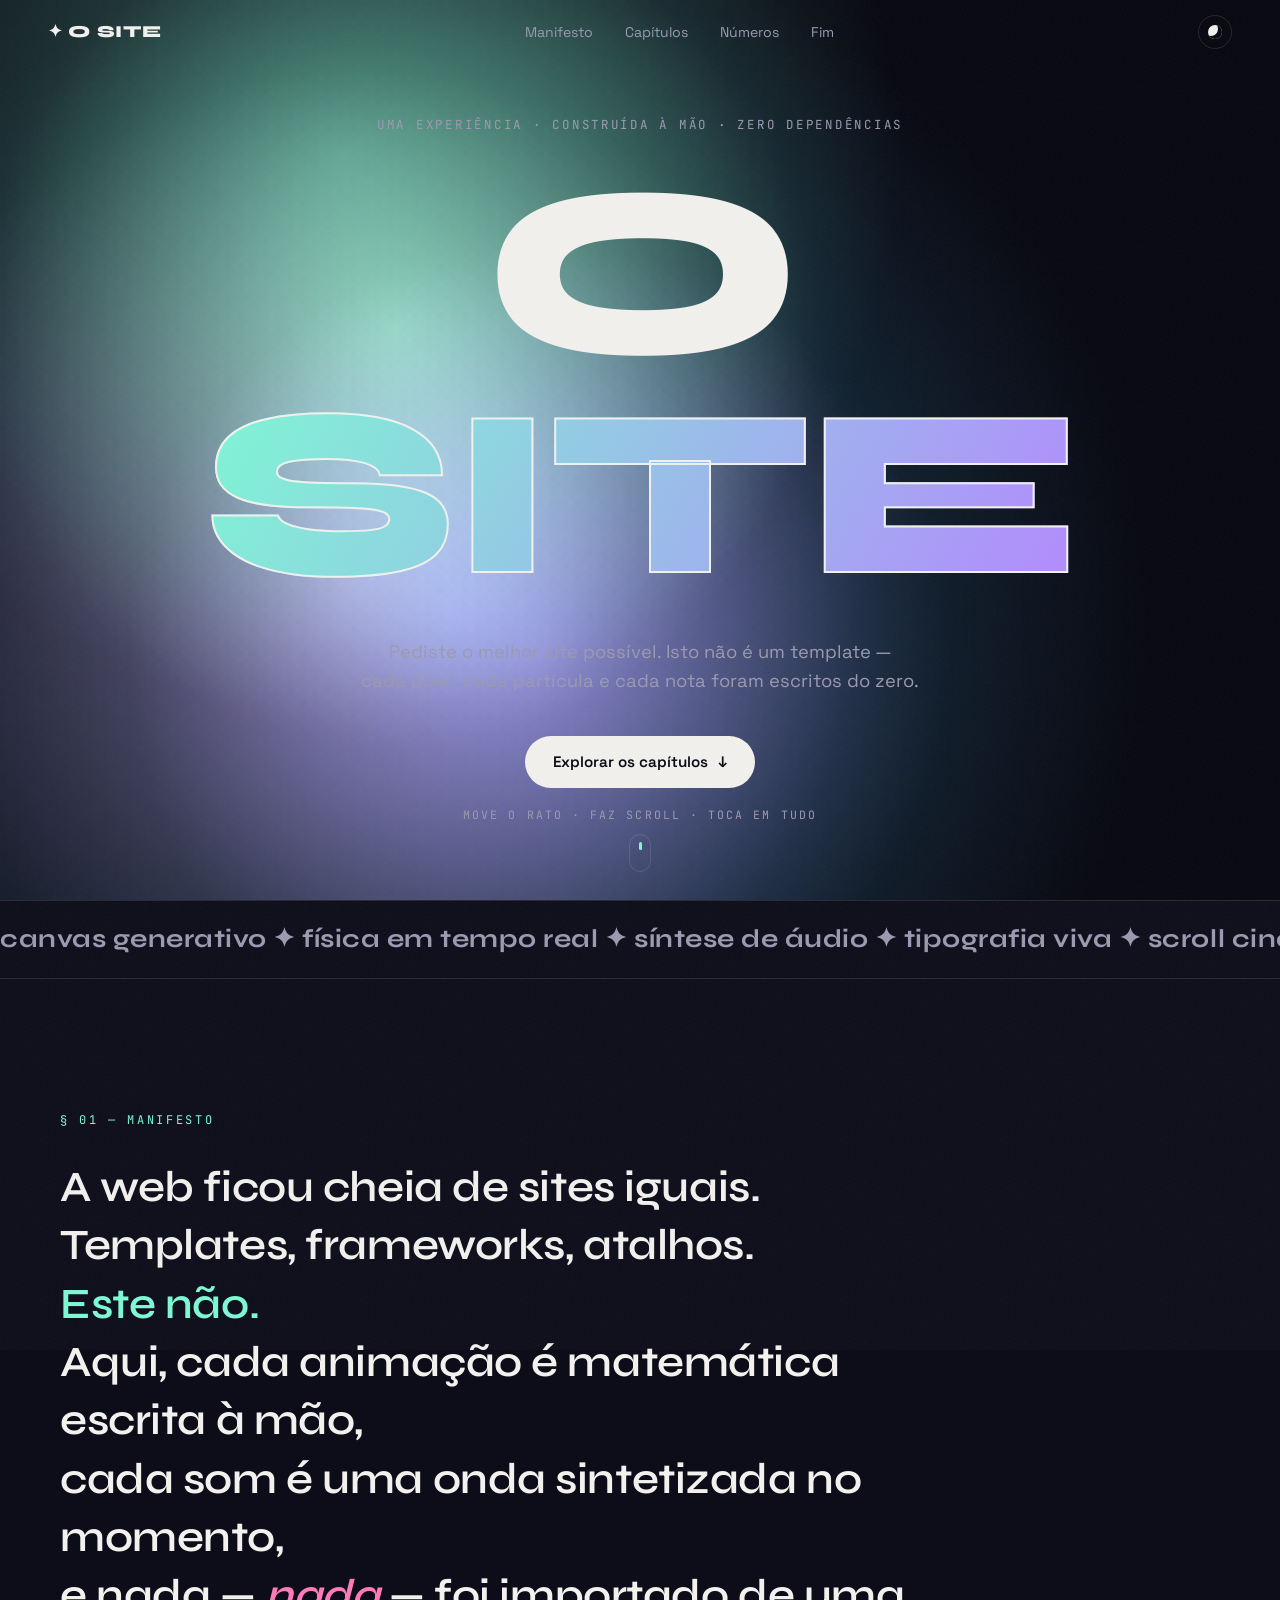
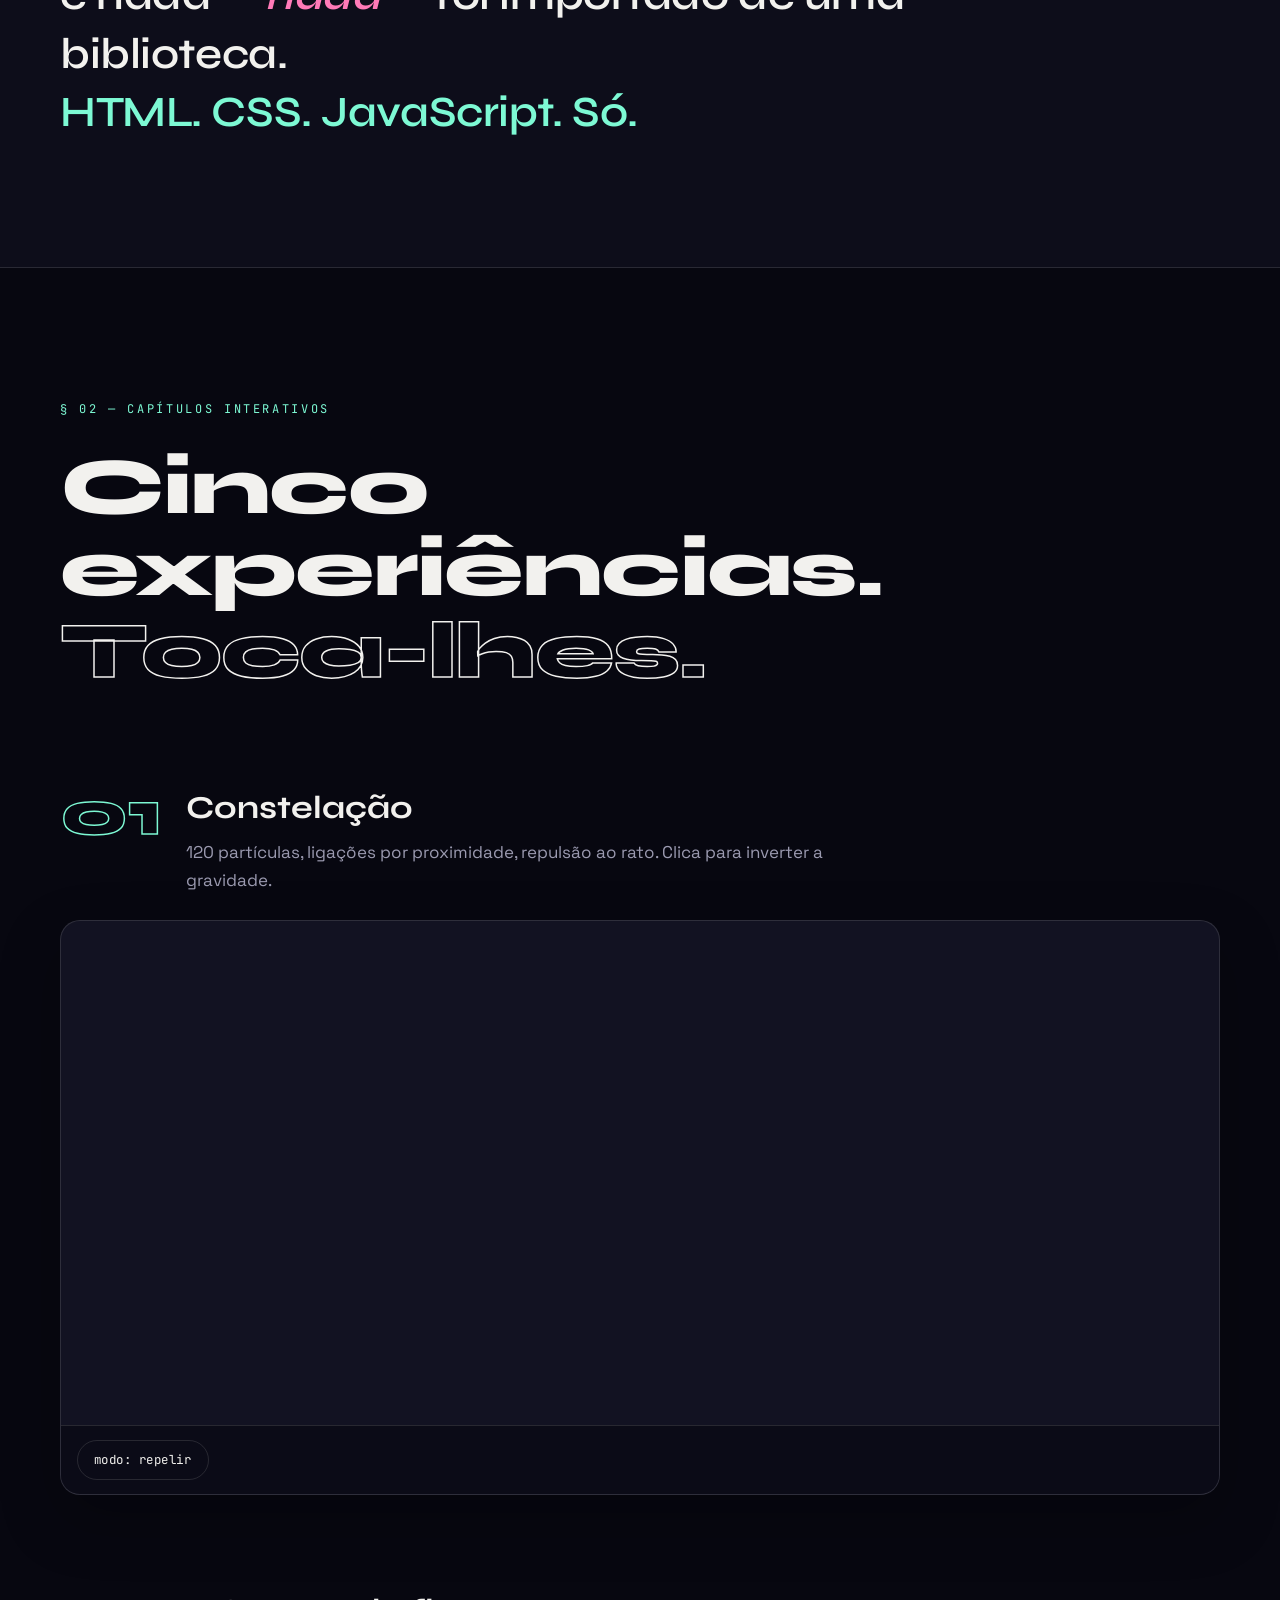
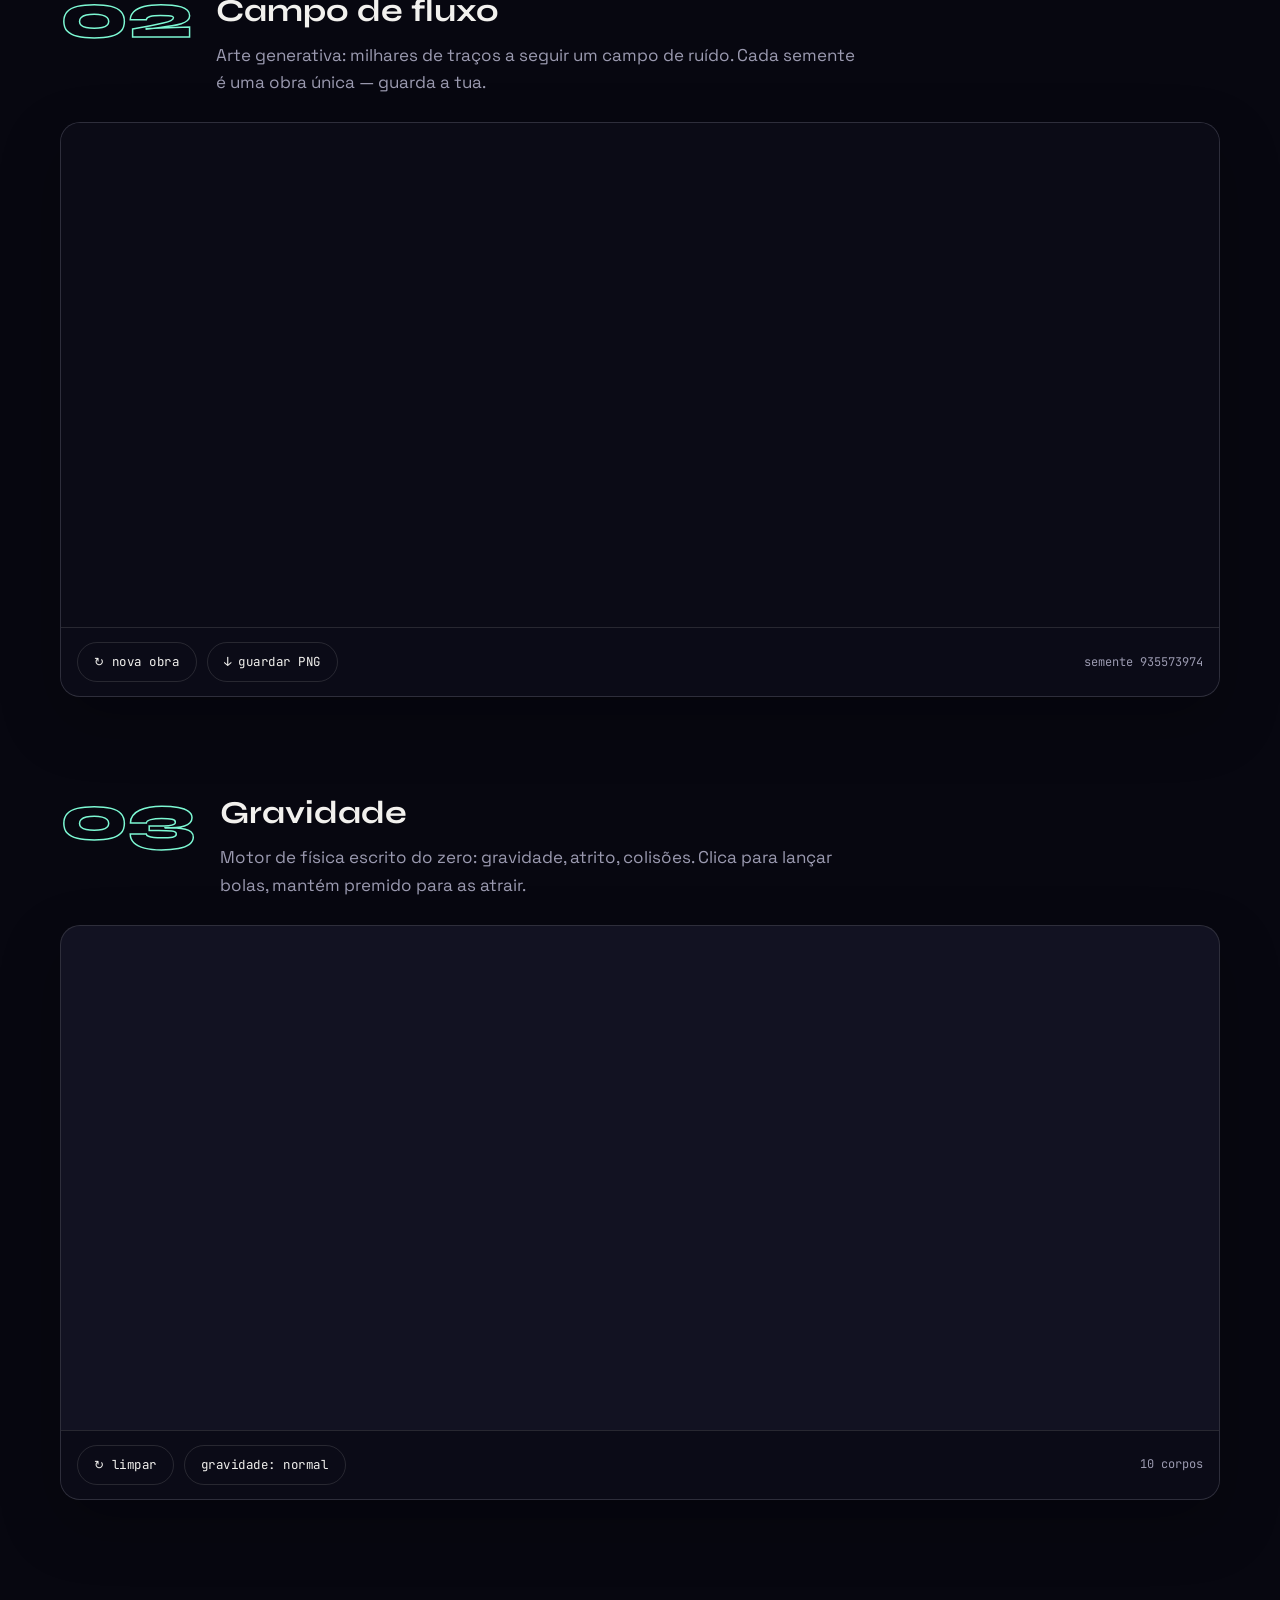
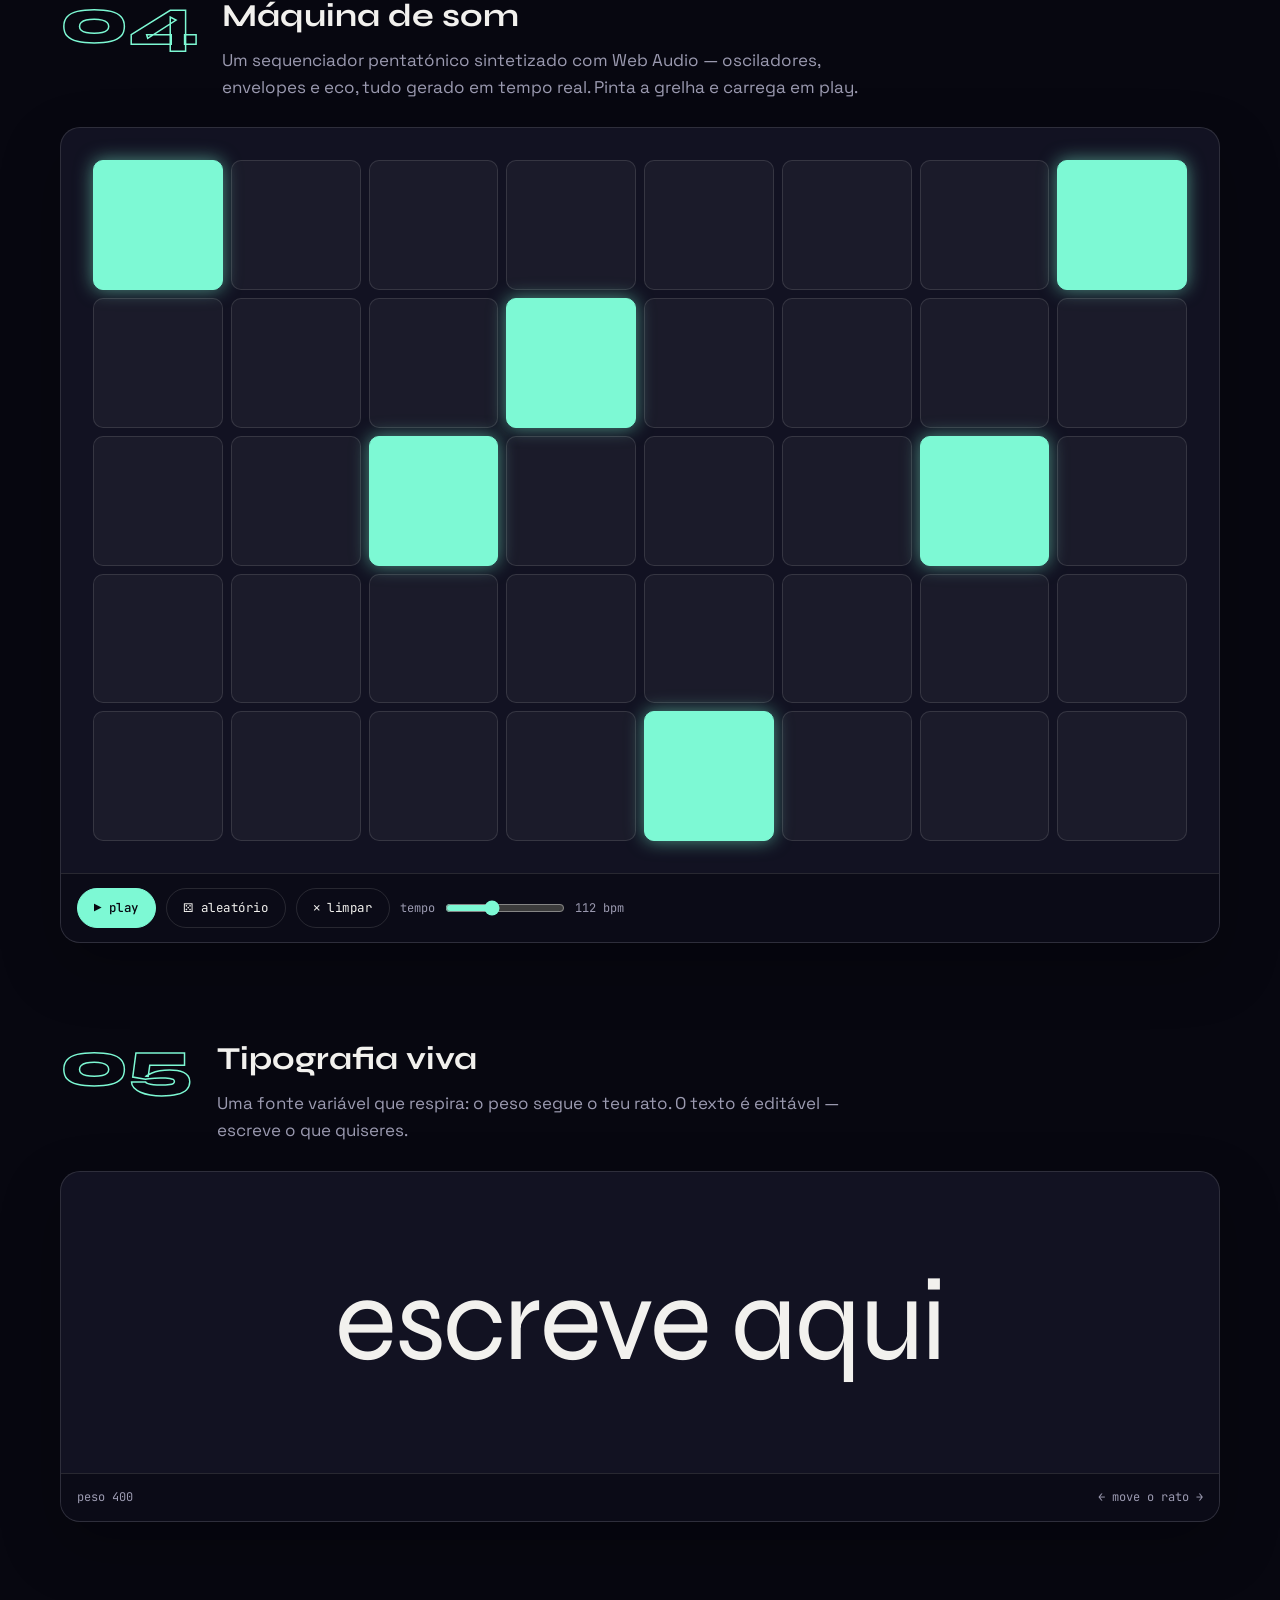
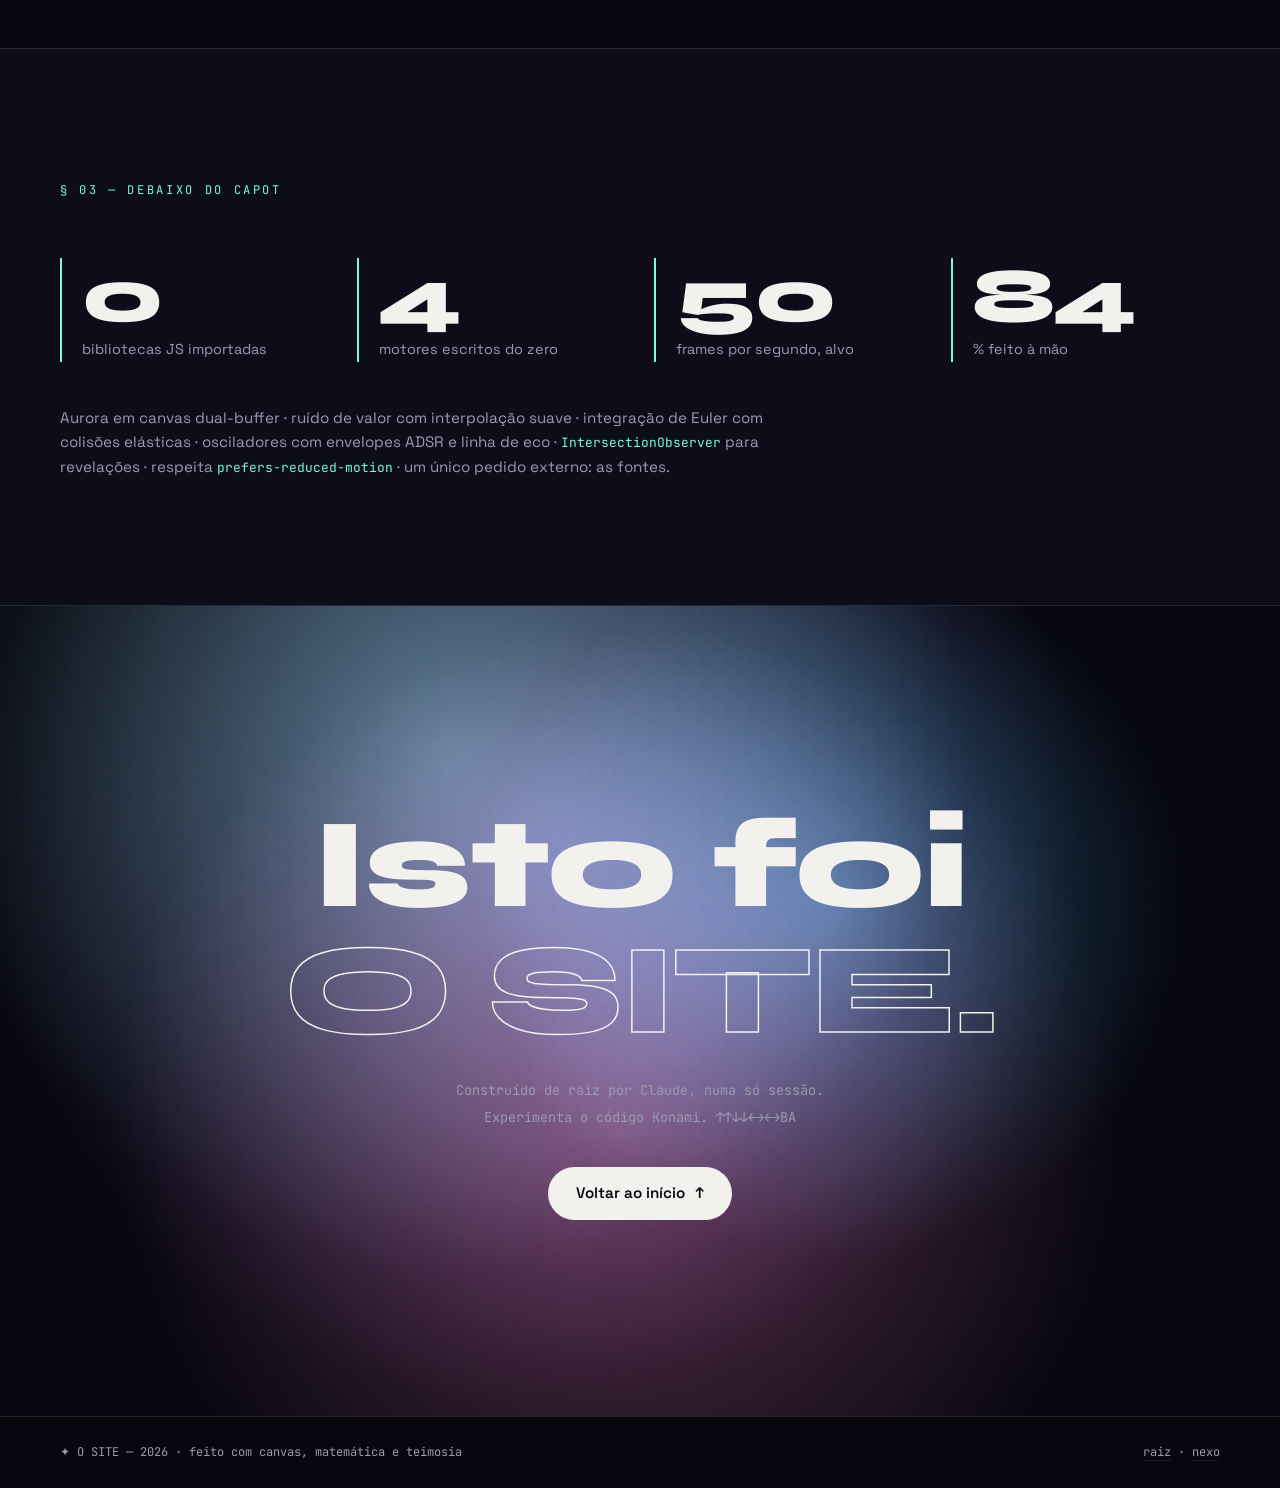
<file: o-site/index.html>
<!doctype html>
<html lang="pt" data-theme="dark">
<head>
  <meta charset="utf-8" />
  <meta name="viewport" content="width=device-width, initial-scale=1" />
  <title>O SITE — uma experiência interativa</title>
  <meta name="description" content="O SITE: uma experiência imersiva construída à mão — canvas generativo, física, som e tipografia viva. Zero dependências." />
  <meta property="og:title" content="O SITE — uma experiência interativa" />
  <meta property="og:description" content="Canvas generativo, física, som e tipografia viva. Zero dependências. Construído à mão." />
  <meta property="og:type" content="website" />
  <meta name="theme-color" content="#070710" />
  <link rel="icon" href="data:image/svg+xml,<svg xmlns='http://www.w3.org/2000/svg' viewBox='0 0 100 100'><text y='.9em' font-size='90'>✦</text></svg>" />
  <link rel="preconnect" href="https://fonts.googleapis.com" />
  <link rel="preconnect" href="https://fonts.gstatic.com" crossorigin />
  <link href="https://fonts.googleapis.com/css2?family=Syne:wght@400..800&family=Space+Grotesk:wght@300..700&family=JetBrains+Mono:wght@400;500&display=swap" rel="stylesheet" />
  <link rel="stylesheet" href="style.css" />
</head>
<body>

  <!-- PRELOADER -->
  <div class="loader" id="loader" aria-hidden="true">
    <div class="loader-inner">
      <span class="loader-star">✦</span>
      <span class="loader-count" id="loaderCount">0</span>
    </div>
  </div>

  <!-- CURSOR -->
  <div class="cursor" id="cursor" aria-hidden="true"></div>
  <div class="cursor-ring" id="cursorRing" aria-hidden="true"></div>

  <!-- SCROLL PROGRESS -->
  <div class="progress" id="progress" aria-hidden="true"></div>

  <!-- GRAIN -->
  <div class="grain" aria-hidden="true"></div>

  <!-- NAV -->
  <header class="nav" id="nav">
    <a class="nav-brand" href="#topo" data-hover>✦ O&nbsp;SITE</a>
    <nav class="nav-links" aria-label="Navegação principal">
      <a href="#manifesto" data-hover>Manifesto</a>
      <a href="#capitulos" data-hover>Capítulos</a>
      <a href="#numeros" data-hover>Números</a>
      <a href="#fim" data-hover>Fim</a>
    </nav>
    <button class="theme-toggle" id="themeToggle" data-hover aria-label="Alternar tema claro/escuro">
      <span class="theme-icon"></span>
    </button>
  </header>

  <main id="topo">

    <!-- ====================== HERO ====================== -->
    <section class="hero" id="hero">
      <canvas id="auroraCanvas" class="hero-canvas" aria-hidden="true"></canvas>
      <div class="hero-content">
        <p class="hero-eyebrow" data-reveal>uma experiência · construída à mão · zero dependências</p>
        <h1 class="hero-title" aria-label="O SITE">
          <span class="hero-line"><span class="hero-word" data-magnet>O</span></span>
          <span class="hero-line"><span class="hero-word hero-word--outline" data-magnet>SITE</span></span>
        </h1>
        <p class="hero-sub" data-reveal>
          Pediste o melhor site possível. Isto não é um template —<br class="br-desktop" />
          cada pixel, cada partícula e cada nota foram escritos do zero.
        </p>
        <div class="hero-cta" data-reveal>
          <a class="btn" href="#capitulos" data-hover>Explorar os capítulos <span class="btn-arrow">↓</span></a>
          <span class="hero-hint">move o rato · faz scroll · toca em tudo</span>
        </div>
      </div>
      <div class="hero-scroll" aria-hidden="true"><span></span></div>
    </section>

    <!-- ====================== MARQUEE ====================== -->
    <div class="marquee" aria-hidden="true">
      <div class="marquee-track" id="marqueeTrack">
        <span>canvas generativo ✦ física em tempo real ✦ síntese de áudio ✦ tipografia viva ✦ scroll cinematográfico ✦ </span><span>canvas generativo ✦ física em tempo real ✦ síntese de áudio ✦ tipografia viva ✦ scroll cinematográfico ✦ </span>
      </div>
    </div>

    <!-- ====================== MANIFESTO ====================== -->
    <section class="manifesto section" id="manifesto">
      <div class="container">
        <span class="section-tag" data-reveal>§ 01 — manifesto</span>
        <h2 class="manifesto-text">
          <span class="m-line" data-reveal>A web ficou cheia de sites iguais.</span>
          <span class="m-line" data-reveal>Templates, frameworks, atalhos.</span>
          <span class="m-line m-line--accent" data-reveal>Este não.</span>
          <span class="m-line" data-reveal>Aqui, cada animação é matemática escrita à mão,</span>
          <span class="m-line" data-reveal>cada som é uma onda sintetizada no momento,</span>
          <span class="m-line" data-reveal>e nada — <em>nada</em> — foi importado de uma biblioteca.</span>
          <span class="m-line m-line--accent" data-reveal>HTML. CSS. JavaScript. Só.</span>
        </h2>
      </div>
    </section>

    <!-- ====================== CAPÍTULOS ====================== -->
    <section class="section" id="capitulos">
      <div class="container">
        <span class="section-tag" data-reveal>§ 02 — capítulos interativos</span>
        <h2 class="section-title" data-reveal>Cinco experiências.<br /><span class="outline-text">Toca-lhes.</span></h2>
      </div>

      <!-- CAP 1 · PARTÍCULAS -->
      <article class="chapter container" id="cap-particulas">
        <header class="chapter-head" data-reveal>
          <span class="chapter-num">01</span>
          <div>
            <h3>Constelação</h3>
            <p>120 partículas, ligações por proximidade, repulsão ao rato. Clica para inverter a gravidade.</p>
          </div>
        </header>
        <div class="chapter-stage" data-reveal>
          <canvas id="particleCanvas" class="stage-canvas" data-hover></canvas>
          <div class="stage-controls">
            <button class="ctrl" id="particleMode" data-hover>modo: repelir</button>
          </div>
        </div>
      </article>

      <!-- CAP 2 · FLOW FIELD -->
      <article class="chapter container" id="cap-fluxo">
        <header class="chapter-head" data-reveal>
          <span class="chapter-num">02</span>
          <div>
            <h3>Campo de fluxo</h3>
            <p>Arte generativa: milhares de traços a seguir um campo de ruído. Cada semente é uma obra única — guarda a tua.</p>
          </div>
        </header>
        <div class="chapter-stage" data-reveal>
          <canvas id="flowCanvas" class="stage-canvas"></canvas>
          <div class="stage-controls">
            <button class="ctrl" id="flowRegen" data-hover>↻ nova obra</button>
            <button class="ctrl" id="flowSave" data-hover>↓ guardar PNG</button>
            <span class="ctrl-info" id="flowSeed">semente —</span>
          </div>
        </div>
      </article>

      <!-- CAP 3 · FÍSICA -->
      <article class="chapter container" id="cap-fisica">
        <header class="chapter-head" data-reveal>
          <span class="chapter-num">03</span>
          <div>
            <h3>Gravidade</h3>
            <p>Motor de física escrito do zero: gravidade, atrito, colisões. Clica para lançar bolas, mantém premido para as atrair.</p>
          </div>
        </header>
        <div class="chapter-stage" data-reveal>
          <canvas id="physicsCanvas" class="stage-canvas" data-hover></canvas>
          <div class="stage-controls">
            <button class="ctrl" id="physicsReset" data-hover>↻ limpar</button>
            <button class="ctrl" id="physicsGravity" data-hover>gravidade: normal</button>
            <span class="ctrl-info" id="physicsCount">0 corpos</span>
          </div>
        </div>
      </article>

      <!-- CAP 4 · SOM -->
      <article class="chapter container" id="cap-som">
        <header class="chapter-head" data-reveal>
          <span class="chapter-num">04</span>
          <div>
            <h3>Máquina de som</h3>
            <p>Um sequenciador pentatónico sintetizado com Web Audio — osciladores, envelopes e eco, tudo gerado em tempo real. Pinta a grelha e carrega em play.</p>
          </div>
        </header>
        <div class="chapter-stage chapter-stage--seq" data-reveal>
          <div class="seq" id="seqGrid" role="grid" aria-label="Sequenciador de 8 passos por 5 notas"></div>
          <div class="stage-controls">
            <button class="ctrl ctrl--primary" id="seqPlay" data-hover>▶ play</button>
            <button class="ctrl" id="seqRandom" data-hover>⚄ aleatório</button>
            <button class="ctrl" id="seqClear" data-hover>✕ limpar</button>
            <label class="ctrl-slider">tempo
              <input type="range" id="seqTempo" min="70" max="180" value="112" data-hover />
              <span id="seqBpm">112 bpm</span>
            </label>
          </div>
        </div>
      </article>

      <!-- CAP 5 · TIPO -->
      <article class="chapter container" id="cap-tipo">
        <header class="chapter-head" data-reveal>
          <span class="chapter-num">05</span>
          <div>
            <h3>Tipografia viva</h3>
            <p>Uma fonte variável que respira: o peso segue o teu rato. O texto é editável — escreve o que quiseres.</p>
          </div>
        </header>
        <div class="chapter-stage chapter-stage--type" data-reveal id="typeStage">
          <p class="type-playground" id="typeText" contenteditable="true" spellcheck="false">escreve aqui</p>
          <div class="stage-controls">
            <span class="ctrl-info" id="typeWeight">peso 400</span>
            <span class="ctrl-info">← move o rato →</span>
          </div>
        </div>
      </article>
    </section>

    <!-- ====================== NÚMEROS ====================== -->
    <section class="section numbers" id="numeros">
      <div class="container">
        <span class="section-tag" data-reveal>§ 03 — debaixo do capot</span>
        <div class="numbers-grid">
          <div class="number" data-reveal>
            <span class="number-value" data-count="0">0</span>
            <span class="number-label">bibliotecas JS importadas</span>
          </div>
          <div class="number" data-reveal>
            <span class="number-value" data-count="5">0</span>
            <span class="number-label">motores escritos do zero</span>
          </div>
          <div class="number" data-reveal>
            <span class="number-value" data-count="60">0</span>
            <span class="number-label">frames por segundo, alvo</span>
          </div>
          <div class="number" data-reveal>
            <span class="number-value" data-count="100">0</span>
            <span class="number-label">% feito à mão</span>
          </div>
        </div>
        <p class="numbers-note" data-reveal>
          Aurora em canvas dual-buffer · ruído de valor com interpolação suave · integração de Euler com colisões elásticas ·
          osciladores com envelopes ADSR e linha de eco · <code>IntersectionObserver</code> para revelações ·
          respeita <code>prefers-reduced-motion</code> · um único pedido externo: as fontes.
        </p>
      </div>
    </section>

    <!-- ====================== FIM ====================== -->
    <section class="section fim" id="fim">
      <canvas id="fimCanvas" class="fim-canvas" aria-hidden="true"></canvas>
      <div class="container fim-content">
        <h2 class="fim-title" data-reveal>Isto foi<br /><span class="outline-text">O SITE.</span></h2>
        <p class="fim-sub" data-reveal>Construído de raiz por Claude, numa só sessão.<br />Experimenta o código Konami. ↑↑↓↓←→←→BA</p>
        <a class="btn" href="#topo" data-hover data-reveal>Voltar ao início <span class="btn-arrow">↑</span></a>
      </div>
    </section>
  </main>

  <footer class="footer">
    <div class="container footer-inner">
      <span>✦ O SITE — {{ano}} · feito com canvas, matemática e teimosia</span>
      <span class="footer-links">
        <a href="../" data-hover>raiz</a> · <a href="../social/" data-hover>nexo</a>
      </span>
    </div>
  </footer>

  <script src="app.js"></script>
</body>
</html>
</file>
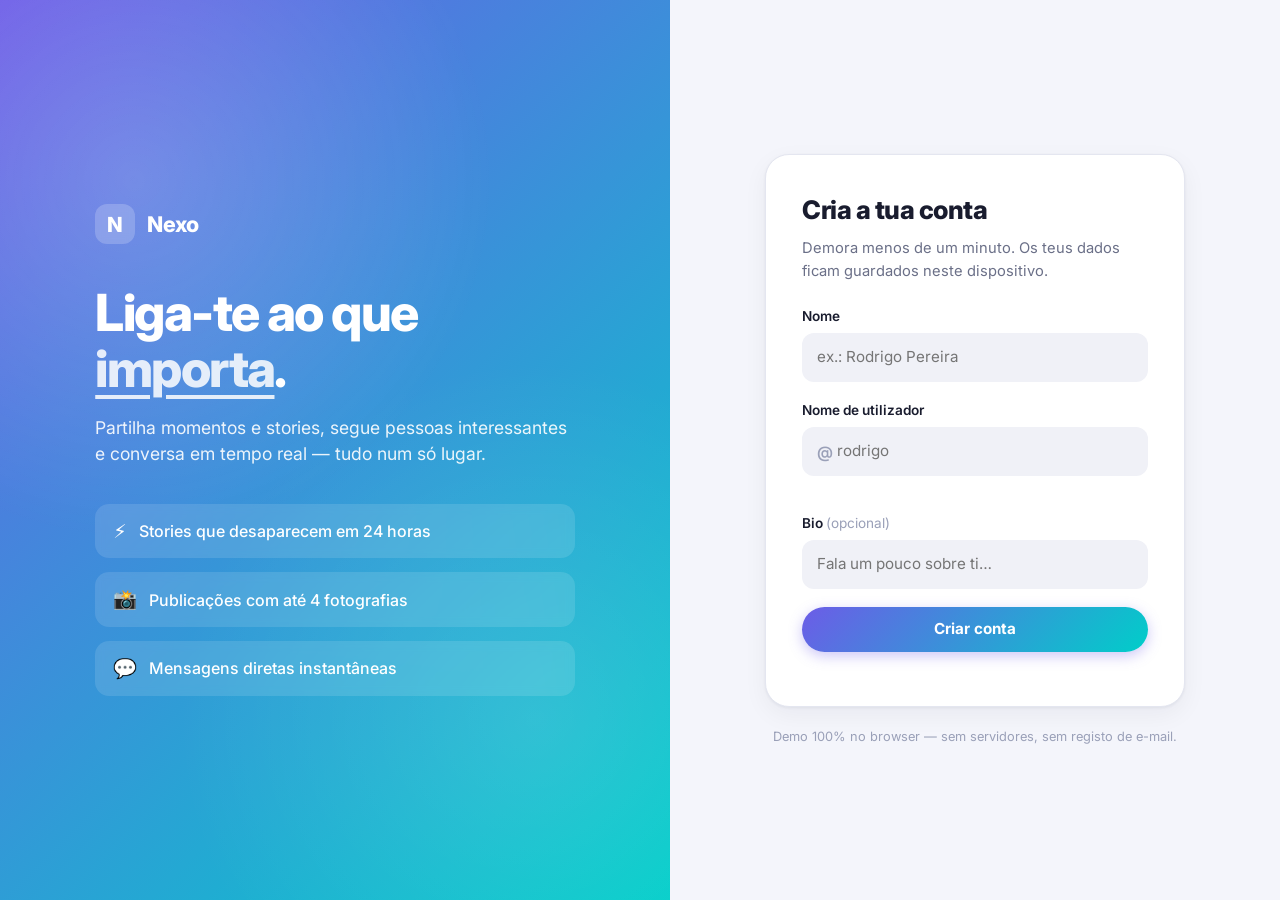
<file: social/index.html>
<!doctype html>
<html lang="pt">
<head>
  <meta charset="utf-8" />
  <meta name="viewport" content="width=device-width, initial-scale=1, viewport-fit=cover" />
  <title>Nexo — A tua rede social</title>
  <meta name="description" content="Nexo: uma rede social moderna. Partilha momentos e stories, segue pessoas, conversa e descobre conteúdos." />
  <meta name="theme-color" content="#6c5ce7" />
  <meta property="og:title" content="Nexo — A tua rede social" />
  <meta property="og:description" content="Partilha momentos e stories, segue pessoas e conversa em tempo real." />
  <meta property="og:type" content="website" />
  <link rel="manifest" href="manifest.webmanifest" />
  <link rel="icon" type="image/svg+xml" href="assets/icon.svg" />
  <link rel="apple-touch-icon" href="assets/icon.svg" />
  <link rel="preconnect" href="https://fonts.googleapis.com" />
  <link rel="preconnect" href="https://fonts.gstatic.com" crossorigin />
  <link href="https://fonts.googleapis.com/css2?family=Inter:wght@300;400;500;600;700;800;900&display=swap" rel="stylesheet" />
  <link rel="stylesheet" href="assets/styles.css" />
</head>
<body>

  <!-- SPLASH -->
  <div id="splash" class="splash"><span class="logo-badge logo-badge-xl">N</span></div>

  <!-- ECRÃ DE AUTENTICAÇÃO -->
  <div id="authScreen" class="auth-screen hidden">
    <div class="auth-art">
      <div class="auth-art-inner">
        <div class="auth-logo">
          <span class="logo-badge">N</span>
          <span class="logo-name">Nexo</span>
        </div>
        <h1>Liga-te ao que<br><em>importa</em>.</h1>
        <p>Partilha momentos e stories, segue pessoas interessantes e conversa em tempo real — tudo num só lugar.</p>
        <div class="auth-bullets">
          <div class="auth-bullet"><span>⚡</span> Stories que desaparecem em 24 horas</div>
          <div class="auth-bullet"><span>📸</span> Publicações com até 4 fotografias</div>
          <div class="auth-bullet"><span>💬</span> Mensagens diretas instantâneas</div>
        </div>
      </div>
    </div>
    <div class="auth-panel">
      <div class="auth-card">
        <h2 id="authTitle">Cria a tua conta</h2>
        <p class="auth-sub" id="authSub">Demora menos de um minuto. Os teus dados ficam guardados neste dispositivo.</p>
        <form id="authForm" autocomplete="off">
          <div class="field" id="fieldName">
            <label for="inName">Nome</label>
            <input id="inName" type="text" maxlength="40" placeholder="ex.: Rodrigo Pereira" />
          </div>
          <div class="field">
            <label for="inHandle">Nome de utilizador</label>
            <div class="handle-wrap">
              <span>@</span>
              <input id="inHandle" type="text" maxlength="20" placeholder="rodrigo" />
            </div>
            <small class="field-hint" id="handleHint"></small>
          </div>
          <div class="field" id="fieldBio">
            <label for="inBio">Bio <span class="optional">(opcional)</span></label>
            <input id="inBio" type="text" maxlength="120" placeholder="Fala um pouco sobre ti…" />
          </div>
          <button type="submit" class="btn-primary btn-block" id="authBtn">Criar conta</button>
        </form>
        <p class="auth-switch" id="authSwitch"></p>
      </div>
      <p class="auth-footnote">Demo 100% no browser — sem servidores, sem registo de e-mail.</p>
    </div>
  </div>

  <!-- APLICAÇÃO -->
  <div id="app" class="app hidden">

    <!-- BARRA SUPERIOR MÓVEL -->
    <header class="mobile-top" id="mobileTop">
      <a class="mobile-top-logo" href="#/feed">
        <span class="logo-badge logo-badge-sm">N</span>
        <span class="logo-name">Nexo</span>
      </a>
      <div class="mobile-top-actions">
        <button id="themeToggleMobile" title="Alternar tema">🌙</button>
        <a href="#/profile" id="mobileTopAvatar"></a>
      </div>
    </header>

    <!-- BARRA LATERAL ESQUERDA -->
    <aside class="sidebar">
      <a class="sidebar-logo" href="#/feed">
        <span class="logo-badge">N</span>
        <span class="logo-name">Nexo</span>
      </a>
      <nav class="sidebar-nav" id="sideNav">
        <a href="#/feed" data-route="feed">
          <svg viewBox="0 0 24 24"><path d="M3 11.5 12 4l9 7.5"/><path d="M5 10v10h5v-6h4v6h5V10"/></svg>
          <span>Início</span>
        </a>
        <a href="#/explore" data-route="explore">
          <svg viewBox="0 0 24 24"><circle cx="11" cy="11" r="7"/><path d="m21 21-4.3-4.3"/></svg>
          <span>Explorar</span>
        </a>
        <a href="#/notifications" data-route="notifications">
          <svg viewBox="0 0 24 24"><path d="M18 8a6 6 0 0 0-12 0c0 7-3 9-3 9h18s-3-2-3-9"/><path d="M13.7 21a2 2 0 0 1-3.4 0"/></svg>
          <span>Notificações</span>
          <span class="nav-badge hidden" id="notifBadge">0</span>
        </a>
        <a href="#/messages" data-route="messages">
          <svg viewBox="0 0 24 24"><path d="M21 11.5a8.4 8.4 0 0 1-9 8.4 8.6 8.6 0 0 1-3.7-.8L3 21l1.9-5.3a8.4 8.4 0 1 1 16.1-4.2Z"/></svg>
          <span>Mensagens</span>
          <span class="nav-badge hidden" id="msgBadge">0</span>
        </a>
        <a href="#/saved" data-route="saved">
          <svg viewBox="0 0 24 24"><path d="M19 21l-7-5-7 5V5a2 2 0 0 1 2-2h10a2 2 0 0 1 2 2Z"/></svg>
          <span>Guardados</span>
        </a>
        <a href="#/profile" data-route="profile" id="navProfile">
          <svg viewBox="0 0 24 24"><circle cx="12" cy="8" r="4"/><path d="M4 21c0-4 3.6-6.5 8-6.5s8 2.5 8 6.5"/></svg>
          <span>Perfil</span>
        </a>
      </nav>
      <button class="btn-primary sidebar-post-btn" id="openComposer"><span>Publicar</span></button>
      <div class="sidebar-footer">
        <button class="theme-toggle" id="themeToggle" title="Alternar tema">
          <span class="tt-icon">🌙</span><span class="tt-label">Tema escuro</span>
        </button>
        <button class="sidebar-me" id="sidebarMe"></button>
      </div>
    </aside>

    <!-- CONTEÚDO PRINCIPAL -->
    <main class="main" id="main"></main>

    <!-- BARRA LATERAL DIREITA -->
    <aside class="rightbar" id="rightbar"></aside>

    <!-- NAVEGAÇÃO MÓVEL -->
    <nav class="mobile-nav" id="mobileNav">
      <a href="#/feed" data-route="feed"><svg viewBox="0 0 24 24"><path d="M3 11.5 12 4l9 7.5"/><path d="M5 10v10h5v-6h4v6h5V10"/></svg></a>
      <a href="#/explore" data-route="explore"><svg viewBox="0 0 24 24"><circle cx="11" cy="11" r="7"/><path d="m21 21-4.3-4.3"/></svg></a>
      <button class="mobile-post" id="openComposerMobile">+</button>
      <a href="#/notifications" data-route="notifications" class="mobile-notif">
        <svg viewBox="0 0 24 24"><path d="M18 8a6 6 0 0 0-12 0c0 7-3 9-3 9h18s-3-2-3-9"/><path d="M13.7 21a2 2 0 0 1-3.4 0"/></svg>
        <span class="nav-badge hidden" id="notifBadgeMobile"></span>
      </a>
      <a href="#/messages" data-route="messages" class="mobile-msg">
        <svg viewBox="0 0 24 24"><path d="M21 11.5a8.4 8.4 0 0 1-9 8.4 8.6 8.6 0 0 1-3.7-.8L3 21l1.9-5.3a8.4 8.4 0 1 1 16.1-4.2Z"/></svg>
        <span class="nav-badge hidden" id="msgBadgeMobile"></span>
      </a>
    </nav>

    <!-- PILL DE NOVAS PUBLICAÇÕES -->
    <button class="new-posts-pill hidden" id="newPostsPill">↑ Novas publicações</button>
  </div>

  <!-- MODAL DE COMPOSIÇÃO -->
  <div class="modal-overlay hidden" id="composerModal">
    <div class="modal composer-modal">
      <div class="modal-head">
        <h3>Nova publicação</h3>
        <button class="modal-close" data-close="composerModal">✕</button>
      </div>
      <div class="composer">
        <div class="composer-row">
          <img class="avatar" id="composerAvatar" alt="" />
          <textarea id="composerText" rows="4" maxlength="500" placeholder="O que se passa?"></textarea>
        </div>
        <div class="composer-previews" id="composerPreviews"></div>
        <div class="emoji-bar" id="emojiBar"></div>
        <div class="composer-foot">
          <label class="composer-tool" title="Adicionar imagens (até 4)">
            <input type="file" id="composerFile" accept="image/*" multiple hidden />
            <svg viewBox="0 0 24 24"><rect x="3" y="3" width="18" height="18" rx="3"/><circle cx="9" cy="9" r="2"/><path d="m21 15-4.5-4.5L7 20"/></svg>
          </label>
          <button class="composer-tool" id="emojiToggle" title="Emojis" type="button">
            <svg viewBox="0 0 24 24"><circle cx="12" cy="12" r="9"/><path d="M8.5 14.5a4.5 4.5 0 0 0 7 0"/><line x1="9" y1="9.5" x2="9" y2="9.6"/><line x1="15" y1="9.5" x2="15" y2="9.6"/></svg>
          </button>
          <svg class="char-ring" id="charRing" viewBox="0 0 32 32">
            <circle class="char-ring-bg" cx="16" cy="16" r="13"/>
            <circle class="char-ring-fg" id="charRingFg" cx="16" cy="16" r="13"/>
          </svg>
          <button class="btn-primary" id="composerSubmit" disabled>Publicar</button>
        </div>
      </div>
    </div>
  </div>

  <!-- MODAL DE STORY -->
  <div class="modal-overlay hidden" id="storyComposerModal">
    <div class="modal">
      <div class="modal-head">
        <h3>Novo story</h3>
        <button class="modal-close" data-close="storyComposerModal">✕</button>
      </div>
      <div class="story-composer">
        <div class="story-canvas" id="storyCanvas">
          <span id="storyCanvasText">O teu story</span>
        </div>
        <input type="text" id="storyText" maxlength="80" placeholder="Escreve algo…" class="story-text-input" />
        <div class="story-tools">
          <div class="story-gradients" id="storyGradients"></div>
          <label class="btn-ghost">
            📷 Fotografia
            <input type="file" id="storyFile" accept="image/*" hidden />
          </label>
        </div>
        <button class="btn-primary btn-block" id="storySubmit">Partilhar story</button>
      </div>
    </div>
  </div>

  <!-- VISUALIZADOR DE STORIES -->
  <div class="story-viewer hidden" id="storyViewer">
    <div class="story-frame" id="storyFrame">
      <div class="story-progress" id="storyProgress"></div>
      <div class="story-head" id="storyHead"></div>
      <div class="story-media" id="storyMedia"></div>
      <div class="story-caption" id="storyCaption"></div>
      <button class="story-nav story-prev" id="storyPrev">‹</button>
      <button class="story-nav story-next" id="storyNext">›</button>
      <button class="story-close" id="storyClose">✕</button>
    </div>
  </div>

  <!-- MODAL DE EDIÇÃO DE PERFIL -->
  <div class="modal-overlay hidden" id="editProfileModal">
    <div class="modal">
      <div class="modal-head">
        <h3>Editar perfil</h3>
        <button class="modal-close" data-close="editProfileModal">✕</button>
      </div>
      <form id="editProfileForm" class="edit-profile-form">
        <div class="field">
          <label>Capa do perfil</label>
          <label class="ep-cover" id="epCoverPreview">
            <span class="ep-cover-hint">Toca para carregar uma capa</span>
            <input type="file" id="epCover" accept="image/*" hidden />
          </label>
        </div>
        <div class="field">
          <label>Fotografia de perfil</label>
          <div class="ep-avatar-row">
            <img class="avatar avatar-lg" id="epAvatarPreview" alt="" />
            <label class="btn-ghost">
              Carregar imagem
              <input type="file" id="epAvatar" accept="image/*" hidden />
            </label>
          </div>
        </div>
        <div class="field">
          <label for="epName">Nome</label>
          <input id="epName" type="text" maxlength="40" required />
        </div>
        <div class="field">
          <label for="epBio">Bio</label>
          <textarea id="epBio" rows="3" maxlength="160"></textarea>
        </div>
        <button type="submit" class="btn-primary btn-block">Guardar alterações</button>
      </form>
    </div>
  </div>

  <!-- MODAL DE LISTA (seguidores / a seguir) -->
  <div class="modal-overlay hidden" id="listModal">
    <div class="modal">
      <div class="modal-head">
        <h3 id="listModalTitle">Seguidores</h3>
        <button class="modal-close" data-close="listModal">✕</button>
      </div>
      <div class="list-modal-body" id="listModalBody"></div>
    </div>
  </div>

  <!-- VISUALIZADOR DE IMAGEM -->
  <div class="lightbox hidden" id="lightbox">
    <button class="lightbox-close" id="lightboxClose">✕</button>
    <button class="lightbox-nav lightbox-prev hidden" id="lightboxPrev">‹</button>
    <img id="lightboxImg" alt="" />
    <button class="lightbox-nav lightbox-next hidden" id="lightboxNext">›</button>
  </div>

  <!-- TOASTS -->
  <div class="toasts" id="toasts"></div>

  <script src="assets/app.js"></script>
</body>
</html>
</file>
<file: assets/styles.css>
/* ======================================================
   SLOVENIAN MOBILITY NETWORK — ENTERPRISE EDITORIAL
   ====================================================== */

*,*::before,*::after{box-sizing:border-box;margin:0;padding:0}

:root{
  /* --- neutrals --- */
  --cream:#F6F1E8;
  --cream-2:#ECE4D5;
  --paper:#FBF8F2;
  --ink:#0A1220;
  --ink-2:#1C2438;
  --ink-soft:#2A3349;
  --muted:#5A6478;
  --muted-2:#8B93A4;

  /* --- brand from SMI logo --- */
  --aqua:#00C4C0;
  --aqua-2:#00A8A3;
  --aqua-3:#DAF5F3;
  --aqua-glow:rgba(0,196,192,0.18);

  --deep:#1B4895;
  --deep-2:#3361AE;
  --deep-3:#E3ECFA;

  --coral:#FF6A58;
  --coral-2:#E85340;
  --sun:#FFD073;

  /* --- utility --- */
  --border:rgba(10,18,32,0.09);
  --border-strong:rgba(10,18,32,0.18);
  --border-light:rgba(255,255,255,0.12);

  --shadow-xs:0 1px 2px rgba(10,18,32,0.04);
  --shadow-sm:0 2px 8px rgba(10,18,32,0.06);
  --shadow-md:0 14px 40px -14px rgba(10,18,32,0.18);
  --shadow-lg:0 30px 80px -22px rgba(10,18,32,0.28);
  --shadow-xl:0 50px 120px -30px rgba(10,18,32,0.35);

  --nav-h:76px;
  --r-xs:6px;
  --r-sm:10px;
  --r-md:16px;
  --r-lg:28px;
  --r-xl:40px;
  --r-2xl:56px;
  --container:1320px;

  --ease:cubic-bezier(0.22,1,0.36,1);
  --ease-out:cubic-bezier(0.16,1,0.3,1);
}

html{scroll-behavior:smooth;-webkit-text-size-adjust:100%}
body{
  font-family:'Inter',system-ui,-apple-system,'Helvetica Neue',sans-serif;
  background:var(--cream);
  color:var(--ink);
  line-height:1.55;
  font-size:16px;
  font-feature-settings:'ss01','cv11';
  overflow-x:hidden;
  cursor:none;
  -webkit-font-smoothing:antialiased;
  -moz-osx-font-smoothing:grayscale;
}

img{max-width:100%;display:block}
a{color:inherit;text-decoration:none;cursor:none}
button{font-family:inherit;cursor:none;border:none;background:none}
input,textarea,select{font-family:inherit}

::selection{background:var(--aqua);color:var(--ink)}

/* ========= TYPOGRAPHY ========= */
.serif{font-family:'Instrument Serif',Georgia,serif;font-weight:400;letter-spacing:-0.015em;line-height:1.02}
h1.serif,h2.serif,h3.serif{letter-spacing:-0.025em}
.display{font-family:'Instrument Serif',Georgia,serif;font-weight:400;line-height:0.94;letter-spacing:-0.035em}
.mono{font-family:'JetBrains Mono','SF Mono',monospace;font-variant-numeric:tabular-nums;font-size:0.78rem;letter-spacing:0.04em}

h1{font-size:clamp(2.4rem,6.4vw,5.8rem);font-family:'Instrument Serif',Georgia,serif;font-weight:400;letter-spacing:-0.03em;line-height:1.02}
h2{font-size:clamp(1.9rem,4.2vw,3.6rem);font-family:'Instrument Serif',Georgia,serif;font-weight:400;letter-spacing:-0.025em;line-height:1.05}
h3{font-size:clamp(1.25rem,2.2vw,1.9rem);font-family:'Instrument Serif',Georgia,serif;font-weight:400;letter-spacing:-0.02em;line-height:1.1}
h4{font-size:1.15rem;font-weight:600;letter-spacing:-0.01em;line-height:1.3}
h5{font-size:0.72rem;font-weight:600;letter-spacing:0.16em;text-transform:uppercase}
p{line-height:1.65}

.italic{font-family:'Instrument Serif',Georgia,serif;font-style:italic;font-weight:400}

.eyebrow{
  display:inline-flex;align-items:center;gap:10px;
  font-family:'JetBrains Mono',monospace;
  font-size:0.7rem;font-weight:500;letter-spacing:0.18em;
  text-transform:uppercase;color:var(--deep);
}
.eyebrow::before{content:'';width:22px;height:1px;background:currentColor}
.eyebrow.light{color:var(--aqua)}
.eyebrow.white{color:rgba(246,241,232,0.85)}

.aqua-word{color:var(--aqua);font-style:italic;font-family:'Instrument Serif',serif}
.deep-word{color:var(--deep);font-style:italic;font-family:'Instrument Serif',serif}
.coral-word{color:var(--coral);font-style:italic;font-family:'Instrument Serif',serif}

/* ========= CUSTOM CURSOR ========= */
.cursor-dot{
  position:fixed;top:0;left:0;width:6px;height:6px;border-radius:50%;
  background:var(--ink);pointer-events:none;z-index:9999;
  transform:translate(-50%,-50%);transition:width .2s,height .2s,background .2s;
  mix-blend-mode:difference;
}
.cursor-ring{
  position:fixed;top:0;left:0;width:34px;height:34px;border-radius:50%;
  border:1.5px solid var(--ink);pointer-events:none;z-index:9998;
  transform:translate(-50%,-50%);
  transition:width .35s var(--ease),height .35s var(--ease),border-color .3s,opacity .3s;
  mix-blend-mode:difference;
}
body.hovering .cursor-dot{width:3px;height:3px;background:var(--aqua)}
body.hovering .cursor-ring{width:60px;height:60px;border-color:var(--aqua);border-width:2px}
body.text-hover .cursor-ring{width:20px;height:20px;opacity:0.5}
@media (hover:none){
  body{cursor:auto}
  a,button{cursor:auto !important}
  .cursor-dot,.cursor-ring{display:none}
}

/* ========= LAYOUT ========= */
.container{max-width:var(--container);margin:0 auto;padding:0 32px;position:relative}
@media(max-width:720px){.container{padding:0 20px}}

.section{padding:clamp(80px,10vw,160px) 0;position:relative}
.section-tight{padding:clamp(56px,7vw,100px) 0}

.section-head{
  display:grid;grid-template-columns:1.2fr 1fr;gap:clamp(40px,6vw,96px);
  margin-bottom:clamp(48px,6vw,88px);align-items:end;
}
.section-head .sh-lead{max-width:640px}
.section-head .sh-desc{color:var(--muted);max-width:460px;font-size:1.02rem;line-height:1.7}
.section-head.center{grid-template-columns:1fr;text-align:center;justify-items:center}
.section-head.center .sh-lead,.section-head.center .sh-desc{max-width:680px}

.mt-40{margin-top:32px}
.mt-24{margin-top:20px}
.mt-60{margin-top:56px}

/* ========= NAV ========= */
.nav{
  position:fixed;top:0;left:0;right:0;z-index:100;
  height:var(--nav-h);
  display:flex;align-items:center;justify-content:space-between;
  padding:0 clamp(20px,3vw,44px);
  background:rgba(246,241,232,0);
  transition:background .4s var(--ease),backdrop-filter .4s var(--ease),box-shadow .4s var(--ease);
  border-bottom:1px solid transparent;
}
.nav.scrolled{
  background:rgba(246,241,232,0.82);
  backdrop-filter:blur(24px) saturate(1.1);
  -webkit-backdrop-filter:blur(24px) saturate(1.1);
  border-bottom:1px solid var(--border);
}

.nav-logo{display:flex;align-items:center;gap:12px}
.nav-logo img{height:40px;width:auto}
.nav-logo-text{display:flex;flex-direction:column;line-height:1;gap:2px}
.nav-logo-text .brand-mark{
  font-family:'Instrument Serif',serif;font-size:1.18rem;letter-spacing:-0.012em;color:var(--ink);
}
.nav-logo-text .brand-sub{
  font-family:'JetBrains Mono',monospace;
  font-size:0.6rem;letter-spacing:0.22em;text-transform:uppercase;color:var(--muted);
}

.nav-links{display:flex;align-items:center;gap:4px}
.nav-links a{
  padding:9px 16px;font-size:0.9rem;font-weight:500;letter-spacing:-0.005em;
  border-radius:100px;transition:all .25s var(--ease);color:var(--ink);
  position:relative;
}
.nav-links a:hover{color:var(--deep)}
.nav-links a.active{background:var(--ink);color:var(--cream)}

.nav-right{display:flex;align-items:center;gap:16px}

.lang-switcher{
  display:flex;gap:0;padding:2px;background:rgba(10,18,32,0.04);border-radius:100px;
  border:1px solid var(--border);
}
.lang-btn{
  padding:5px 11px;font-family:'JetBrains Mono',monospace;font-size:0.7rem;font-weight:500;
  letter-spacing:0.1em;color:var(--muted);border-radius:100px;transition:all .2s var(--ease);
}
.lang-btn:hover{color:var(--ink)}
.lang-btn.active{background:var(--ink);color:var(--cream)}

.nav-cta{
  display:inline-flex;align-items:center;gap:8px;
  background:var(--ink);color:var(--cream);
  padding:11px 20px;border-radius:100px;font-size:0.87rem;font-weight:500;
  letter-spacing:-0.005em;transition:all .3s var(--ease);
}
.nav-cta::after{content:'→';display:inline-block;transition:transform .3s var(--ease)}
.nav-cta:hover{background:var(--aqua);color:var(--ink)}
.nav-cta:hover::after{transform:translateX(3px)}

.nav-burger{display:none;width:40px;height:40px;border-radius:100px;background:var(--ink);color:var(--cream);align-items:center;justify-content:center}
.nav-burger svg{width:18px;height:18px}

@media(max-width:1024px){
  .nav-links,.nav-cta{display:none}
  .nav-burger{display:flex}
}

/* mobile drawer */
.mobile-drawer{
  position:fixed;inset:0;background:var(--ink);color:var(--cream);
  z-index:200;opacity:0;pointer-events:none;transition:opacity .4s var(--ease);
  display:flex;flex-direction:column;padding:32px 28px;
}
.mobile-drawer.open{opacity:1;pointer-events:auto}
.mobile-drawer-top{display:flex;justify-content:space-between;align-items:center;margin-bottom:56px}
.mobile-drawer-close{
  width:44px;height:44px;border-radius:50%;background:rgba(255,255,255,0.08);
  color:var(--cream);display:flex;align-items:center;justify-content:center;font-size:1.3rem;
}
.mobile-drawer nav{display:flex;flex-direction:column;gap:4px;flex:1}
.mobile-drawer nav a{
  font-family:'Instrument Serif',serif;font-size:2.4rem;line-height:1.3;
  padding:12px 0;border-bottom:1px solid rgba(255,255,255,0.08);
  transition:color .3s var(--ease);
}
.mobile-drawer nav a:hover{color:var(--aqua)}
.mobile-drawer-cta{margin-top:24px;display:grid;gap:12px}
.mobile-drawer-bottom{
  margin-top:28px;display:flex;justify-content:space-between;align-items:center;
  padding-top:20px;border-top:1px solid rgba(255,255,255,0.08);
  font-size:0.82rem;color:rgba(246,241,232,0.6);
}

/* ========= BUTTONS ========= */
.btn{
  display:inline-flex;align-items:center;gap:10px;
  padding:14px 24px 14px 22px;border-radius:100px;
  font-size:0.92rem;font-weight:500;letter-spacing:-0.005em;
  transition:all .3s var(--ease);white-space:nowrap;
  position:relative;
}
.btn-arrow{
  display:inline-flex;align-items:center;justify-content:center;
  width:26px;height:26px;border-radius:50%;background:var(--aqua);color:var(--ink);
  font-size:0.78rem;transition:transform .35s var(--ease);
}
.btn-arrow::before{content:'→'}

.btn-primary{background:var(--ink);color:var(--cream)}
.btn-primary:hover{background:var(--ink-2)}
.btn-primary:hover .btn-arrow{transform:translateX(4px) rotate(-12deg)}

.btn-aqua{background:var(--ink);color:var(--cream)}
.btn-aqua:hover{background:var(--aqua);color:var(--ink)}
.btn-aqua:hover .btn-arrow{background:var(--ink);color:var(--aqua);transform:translateX(3px)}

.btn-ghost{
  background:transparent;border:1px solid var(--border-strong);color:var(--ink);
  padding:13px 22px 13px 22px;
}
.btn-ghost:hover{background:var(--ink);color:var(--cream);border-color:var(--ink)}

.btn-coral{background:var(--coral);color:#fff}
.btn-coral:hover{background:var(--coral-2)}
.btn-coral .btn-arrow{background:#fff;color:var(--coral)}

.btn-lg{padding:16px 28px 16px 26px;font-size:1rem}
.btn-lg .btn-arrow{width:30px;height:30px}

.chip{
  display:inline-flex;align-items:center;gap:8px;
  padding:8px 14px;border-radius:100px;
  background:var(--paper);border:1px solid var(--border);
  font-size:0.8rem;font-weight:500;color:var(--ink);
}
.chip-dot{width:6px;height:6px;border-radius:50%;background:var(--aqua)}
.chip-plus{color:var(--aqua);font-weight:600}

/* ========= HERO ========= */
.hero{
  min-height:100vh;position:relative;overflow:hidden;
  padding:calc(var(--nav-h) + 24px) 0 48px;display:flex;align-items:center;
  background:
    radial-gradient(1000px 600px at 100% 0%, var(--aqua-3) 0%, transparent 55%),
    radial-gradient(700px 500px at 0% 100%, var(--deep-3) 0%, transparent 55%),
    var(--cream);
}
.hero-grid{
  display:grid;grid-template-columns:1.15fr 1fr;gap:clamp(32px,5vw,80px);
  align-items:center;
}
.hero-left{display:flex;flex-direction:column;gap:28px;max-width:680px}
.hero-headline{
  font-family:'Instrument Serif',serif;
  font-size:clamp(2.8rem,7.4vw,6.4rem);font-weight:400;
  line-height:0.96;letter-spacing:-0.035em;
  color:var(--ink);
}
.hero-headline .underline{
  position:relative;display:inline-block;
}
.hero-headline .underline::after{
  content:'';position:absolute;left:-2px;right:-2px;bottom:5%;
  height:28%;background:var(--sun);opacity:0.5;z-index:-1;
  border-radius:4px;
}
.hero-lead{
  font-size:1.12rem;line-height:1.6;color:var(--muted);max-width:500px;
}
.hero-meta{display:flex;flex-wrap:wrap;gap:10px}
.hero-ctas{display:flex;flex-wrap:wrap;gap:14px;margin-top:8px}
.hero-stats{
  display:grid;grid-template-columns:repeat(3,1fr);gap:28px;
  padding-top:32px;margin-top:12px;border-top:1px solid var(--border);
}
.hero-stat strong{
  display:block;font-family:'Instrument Serif',serif;font-weight:400;
  font-size:2.4rem;line-height:1;letter-spacing:-0.02em;color:var(--ink);
}
.hero-stat span{
  display:block;margin-top:8px;font-size:0.78rem;letter-spacing:0.05em;
  color:var(--muted);line-height:1.4;
}

.hero-right{position:relative}
.hero-visual{
  position:relative;aspect-ratio:4/5;max-height:720px;
}
.main-img{
  position:relative;width:100%;height:100%;
  border-radius:var(--r-xl);overflow:hidden;
  box-shadow:var(--shadow-xl);
}
.main-img img{width:100%;height:100%;object-fit:cover}
.main-img::after{
  content:'';position:absolute;inset:0;
  background:linear-gradient(180deg,transparent 50%,rgba(10,18,32,0.35) 100%);
}

.hero-badge{
  position:absolute;bottom:24px;left:24px;right:24px;
  display:flex;align-items:center;gap:14px;
  background:var(--paper);padding:14px 18px;border-radius:var(--r-md);
  box-shadow:var(--shadow-md);
}
.badge-icon{
  width:40px;height:40px;border-radius:50%;background:var(--aqua);color:var(--ink);
  display:flex;align-items:center;justify-content:center;font-size:1.1rem;flex-shrink:0;
}
.badge-txt strong{display:block;font-size:0.92rem;color:var(--ink)}
.badge-txt small{display:block;margin-top:2px;font-size:0.76rem;color:var(--muted)}

.hero-sticker{
  position:absolute;top:-18px;right:-18px;width:130px;height:130px;
  background:var(--deep);color:var(--cream);border-radius:50%;
  display:flex;align-items:center;justify-content:center;
  animation:spin 18s linear infinite;box-shadow:var(--shadow-lg);
  z-index:2;
}
@keyframes spin{to{transform:rotate(360deg)}}
.hero-sticker svg{width:100%;height:100%;position:absolute;inset:0}
.hero-sticker-center{
  font-size:1.3rem;color:var(--aqua);animation:spin 18s linear infinite reverse;
}

.scroll-cue{
  position:absolute;bottom:28px;right:clamp(20px,3vw,44px);
  display:flex;flex-direction:column;align-items:center;gap:8px;
  font-family:'JetBrains Mono',monospace;font-size:0.64rem;letter-spacing:0.22em;
  text-transform:uppercase;color:var(--muted);
}
.scroll-cue .line{width:1px;height:48px;background:var(--border-strong);position:relative;overflow:hidden}
.scroll-cue .line::after{
  content:'';position:absolute;top:-50%;left:0;width:100%;height:50%;
  background:var(--ink);animation:scrollLine 2s ease-in-out infinite;
}
@keyframes scrollLine{
  0%{top:-50%}
  100%{top:100%}
}

@media(max-width:1024px){
  .hero-grid{grid-template-columns:1fr;gap:40px}
  .hero-right{max-width:540px;margin:0 auto;width:100%}
  .hero-visual{aspect-ratio:5/4}
  .scroll-cue{display:none}
}
@media(max-width:720px){
  .hero-stats{grid-template-columns:repeat(3,1fr);gap:14px}
  .hero-stat strong{font-size:1.7rem}
  .hero-sticker{width:96px;height:96px;top:-12px;right:-12px}
  .hero-sticker-center{font-size:1rem}
}

/* ========= TRUST BAR ========= */
.trust-bar{
  background:var(--paper);border-top:1px solid var(--border);border-bottom:1px solid var(--border);
  padding:24px 0;overflow:hidden;
}
.trust-row{
  display:flex;align-items:center;gap:clamp(24px,4vw,56px);
  flex-wrap:wrap;justify-content:space-between;
}
.trust-label{
  font-family:'JetBrains Mono',monospace;font-size:0.68rem;letter-spacing:0.2em;
  text-transform:uppercase;color:var(--muted);white-space:nowrap;
}
.trust-items{
  display:flex;align-items:center;gap:clamp(24px,4vw,48px);flex-wrap:wrap;
}
.trust-item{
  font-family:'Instrument Serif',serif;font-size:1.4rem;color:var(--ink-soft);
  letter-spacing:-0.01em;opacity:0.8;
}
.trust-item .italic{color:var(--deep)}

/* ========= TICKER ========= */
.ticker{
  background:var(--ink);color:var(--cream);overflow:hidden;
  padding:16px 0;
}
.ticker-track{
  display:flex;white-space:nowrap;gap:40px;
  animation:ticker 45s linear infinite;
}
.ticker-item{
  font-family:'Instrument Serif',serif;font-size:1.6rem;font-style:italic;
  letter-spacing:-0.01em;flex-shrink:0;
}
.ticker-item::after{
  content:'✦';color:var(--aqua);margin-left:40px;font-size:0.9em;
  font-style:normal;
}
@keyframes ticker{
  from{transform:translateX(0)}
  to{transform:translateX(-50%)}
}

/* ========= ABOUT STRIP ========= */
.about-strip{
  background:var(--ink);color:var(--cream);position:relative;overflow:hidden;
}
.about-strip .eyebrow{color:var(--aqua)}
.about-strip .eyebrow::before{background:var(--aqua)}
.about-strip h2{color:var(--cream)}
.about-strip .sh-desc{color:rgba(246,241,232,0.65)}
.about-blob{
  position:absolute;width:480px;height:480px;border-radius:50%;
  background:radial-gradient(circle at 30% 30%,var(--aqua-glow),transparent 70%);
  top:-120px;right:-120px;filter:blur(20px);pointer-events:none;
}

.about-text{
  max-width:880px;margin:72px auto 0;text-align:center;
  font-family:'Instrument Serif',serif;font-size:clamp(1.7rem,3.2vw,2.6rem);
  line-height:1.3;letter-spacing:-0.015em;font-weight:400;
}
.about-text .muted-phrase{color:rgba(246,241,232,0.45)}
.about-divider{
  width:48px;height:1px;background:rgba(246,241,232,0.3);margin:40px auto;
}
.about-text .btn{background:var(--aqua);color:var(--ink)}
.about-text .btn .btn-arrow{background:var(--ink);color:var(--aqua)}
.about-text .btn:hover{background:var(--cream)}

/* ========= BENTO SERVICES ========= */
.bento{
  display:grid;
  grid-template-columns:repeat(12,1fr);
  grid-auto-rows:minmax(190px,auto);
  gap:18px;
}
.bento-card{
  position:relative;overflow:hidden;
  background:var(--paper);border:1px solid var(--border);border-radius:var(--r-lg);
  padding:32px;display:flex;flex-direction:column;justify-content:space-between;gap:18px;
  transition:transform .5s var(--ease),box-shadow .5s var(--ease),border-color .4s;
}
.bento-card:hover{
  transform:translateY(-4px);box-shadow:var(--shadow-md);border-color:var(--border-strong);
}
.b-wide{grid-column:span 7;grid-row:span 2}
.b-tall{grid-column:span 5;grid-row:span 2}
.b-half{grid-column:span 6}
.b-third{grid-column:span 4}
.b-two-third{grid-column:span 8}

.bento-image{
  grid-column:span 5;grid-row:span 2;position:relative;overflow:hidden;
  border-radius:var(--r-lg);min-height:380px;
}
.bento-image img{width:100%;height:100%;object-fit:cover;transition:transform 1s var(--ease)}
.bento-card:hover .bento-image img,.bento-image:hover img{transform:scale(1.04)}
.img-tag{
  position:absolute;top:18px;left:18px;background:var(--paper);padding:10px 14px;
  border-radius:100px;font-family:'JetBrains Mono',monospace;font-size:0.66rem;
  letter-spacing:0.1em;color:var(--ink);display:flex;align-items:center;gap:8px;
}
.img-tag strong{font-weight:600;text-transform:uppercase}
.img-tag small{color:var(--muted);font-weight:500}

.b-num{
  display:flex;align-items:center;justify-content:space-between;
  font-family:'JetBrains Mono',monospace;font-size:0.68rem;letter-spacing:0.16em;
  text-transform:uppercase;color:var(--muted);
}
.b-icon{
  width:44px;height:44px;border-radius:50%;display:flex;align-items:center;justify-content:center;
  font-size:1.2rem;background:var(--ink);color:var(--cream);flex-shrink:0;
}
.bento-card.aqua{background:var(--aqua);color:var(--ink);border-color:transparent}
.bento-card.aqua .b-num{color:rgba(10,18,32,0.6)}
.bento-card.aqua h3{color:var(--ink)}
.bento-card.aqua p{color:rgba(10,18,32,0.75)}

.bento-card.deep{background:var(--ink);color:var(--cream);border-color:transparent}
.bento-card.deep .b-num{color:rgba(246,241,232,0.55)}
.bento-card.deep h3{color:var(--cream)}
.bento-card.deep p{color:rgba(246,241,232,0.7)}
.bento-card.deep .b-icon{background:var(--aqua);color:var(--ink)}
.bento-card.deep .tag{background:rgba(246,241,232,0.08);color:var(--cream);border-color:rgba(246,241,232,0.12)}

.bento-card.cream{background:var(--cream-2)}

.bento-card h3{margin-top:4px}
.bento-card p{color:var(--muted);font-size:0.96rem;line-height:1.55}

.bento-tags{display:flex;flex-wrap:wrap;gap:6px}
.tag{
  padding:6px 12px;border-radius:100px;
  background:rgba(10,18,32,0.05);border:1px solid var(--border);
  font-size:0.72rem;font-weight:500;color:var(--ink);
}

@media(max-width:900px){
  .bento{grid-template-columns:repeat(6,1fr);gap:14px}
  .b-wide,.b-tall,.b-half,.b-third,.b-two-third,.bento-image{grid-column:span 6;grid-row:auto}
  .bento-image{min-height:280px}
}

/* ========= FEATURE QUOTE ========= */
.feature-quote{
  padding:clamp(80px,10vw,160px) 0;background:var(--aqua-3);position:relative;overflow:hidden;
}
.feature-quote::before{
  content:'"';position:absolute;top:-10px;left:40px;font-family:'Instrument Serif',serif;
  font-size:clamp(10rem,20vw,22rem);color:rgba(0,196,192,0.25);line-height:1;pointer-events:none;
}
.feature-quote blockquote{
  font-family:'Instrument Serif',serif;font-weight:400;
  font-size:clamp(1.8rem,3.8vw,3.4rem);line-height:1.22;letter-spacing:-0.02em;
  color:var(--ink);max-width:1000px;margin:0 auto;position:relative;
}
.feature-quote .italic{color:var(--deep)}
.feature-quote cite{
  display:flex;align-items:center;gap:14px;margin-top:36px;
  font-style:normal;font-family:'JetBrains Mono',monospace;font-size:0.72rem;letter-spacing:0.14em;
  text-transform:uppercase;color:var(--muted);max-width:1000px;margin-left:auto;margin-right:auto;
}
.feature-quote cite .line{width:32px;height:1px;background:currentColor}

/* ========= PROCESS TIMELINE ========= */
.timeline{
  display:grid;grid-template-columns:repeat(4,1fr);gap:0;
  position:relative;margin-top:56px;
}
.timeline::before{
  content:'';position:absolute;top:24px;left:8%;right:8%;height:1px;
  background:linear-gradient(90deg,transparent,var(--border-strong) 15%,var(--border-strong) 85%,transparent);
  z-index:0;
}
.timeline-step{padding:0 20px 0 0;position:relative;z-index:1}
.timeline-step:not(:last-child)::after{display:none}
.step-num{display:flex;align-items:center;gap:14px;margin-bottom:22px}
.num-circle{
  width:48px;height:48px;border-radius:50%;background:var(--paper);
  border:1.5px solid var(--border-strong);
  display:flex;align-items:center;justify-content:center;
  font-family:'Instrument Serif',serif;font-size:1.4rem;font-style:italic;color:var(--ink);
  flex-shrink:0;transition:all .4s var(--ease);
}
.timeline-step:nth-child(1) .num-circle{background:var(--ink);color:var(--cream);border-color:var(--ink)}
.timeline-step:nth-child(2) .num-circle{background:var(--aqua);color:var(--ink);border-color:var(--aqua)}
.timeline-step:nth-child(3) .num-circle{background:var(--coral);color:#fff;border-color:var(--coral)}
.timeline-step:nth-child(4) .num-circle{background:var(--deep);color:var(--cream);border-color:var(--deep)}
.num-label{
  font-family:'JetBrains Mono',monospace;font-size:0.68rem;letter-spacing:0.18em;
  text-transform:uppercase;color:var(--muted);
}
.timeline-step h4{margin-bottom:8px}
.timeline-step p{color:var(--muted);font-size:0.92rem;line-height:1.55}

@media(max-width:900px){
  .timeline{grid-template-columns:1fr 1fr;gap:40px 24px}
  .timeline::before{display:none}
}
@media(max-width:520px){
  .timeline{grid-template-columns:1fr}
}

/* ========= TESTIMONIALS ========= */
.testimonials{background:var(--paper)}
.testimonial-grid{
  display:grid;grid-template-columns:repeat(3,1fr);gap:20px;margin-top:56px;
}
.testimonial{
  background:var(--cream);border:1px solid var(--border);border-radius:var(--r-lg);
  padding:32px;display:flex;flex-direction:column;gap:20px;
  transition:all .4s var(--ease);
}
.testimonial:hover{border-color:var(--border-strong);transform:translateY(-4px);box-shadow:var(--shadow-md)}
.testimonial-stars{color:var(--coral);letter-spacing:2px;font-size:0.95rem}
.testimonial-text{
  font-family:'Instrument Serif',serif;font-size:1.3rem;line-height:1.35;letter-spacing:-0.01em;
  color:var(--ink);flex:1;
}
.testimonial-meta{
  display:flex;align-items:center;gap:14px;padding-top:20px;border-top:1px solid var(--border);
}
.testimonial-avatar{
  width:44px;height:44px;border-radius:50%;
  display:flex;align-items:center;justify-content:center;
  font-family:'Instrument Serif',serif;font-size:1.1rem;font-weight:500;
  flex-shrink:0;color:#fff;
}
.testimonial-meta strong{display:block;font-size:0.92rem;color:var(--ink)}
.testimonial-meta small{display:block;margin-top:2px;font-size:0.78rem;color:var(--muted)}

@media(max-width:900px){
  .testimonial-grid{grid-template-columns:1fr;gap:14px}
}

/* ========= GALLERY HERO ========= */
.gallery-hero{
  position:relative;height:92vh;min-height:620px;
  display:flex;align-items:flex-end;overflow:hidden;
  color:var(--cream);
}
.gallery-hero img{position:absolute;inset:0;width:100%;height:100%;object-fit:cover;z-index:0}
.gallery-hero::after{
  content:'';position:absolute;inset:0;z-index:1;
  background:linear-gradient(180deg,rgba(10,18,32,0.2) 0%,rgba(10,18,32,0.6) 100%);
}
.gallery-hero-content{
  position:relative;z-index:2;padding:clamp(40px,8vw,80px) clamp(20px,4vw,60px);
  max-width:900px;
}
.gallery-hero h2{color:var(--cream);font-size:clamp(2.2rem,6vw,5rem);line-height:1}
.gallery-hero p{color:rgba(246,241,232,0.88);margin-top:20px;font-size:1.08rem;max-width:540px}
.gallery-hero .italic{color:var(--aqua)}
.gallery-hero .btn-aqua{background:var(--aqua);color:var(--ink)}
.gallery-hero .btn-aqua .btn-arrow{background:var(--ink);color:var(--aqua)}
.gallery-hero .btn-aqua:hover{background:var(--cream)}

/* ========= CTA BANNER ========= */
.cta-banner{
  position:relative;overflow:hidden;
  padding:clamp(80px,10vw,140px) 20px;text-align:center;
  background:var(--coral);color:#fff;
}
.cta-blob{position:absolute;border-radius:50%;filter:blur(60px);pointer-events:none}
.cta-blob.a{width:500px;height:500px;background:rgba(255,208,115,0.4);top:-150px;left:-100px}
.cta-blob.b{width:400px;height:400px;background:rgba(255,106,91,0.8);bottom:-150px;right:-100px}
.cta-banner h2{color:#fff;position:relative;z-index:1;font-size:clamp(2rem,5vw,4rem)}
.cta-banner .italic{color:var(--ink)}
.cta-banner p{position:relative;z-index:1;max-width:540px;margin:24px auto 36px;color:rgba(255,255,255,0.88);font-size:1.05rem}
.cta-banner .btn{position:relative;z-index:1;margin:0 auto}
.cta-banner .btn-primary{background:var(--ink);color:#fff}
.cta-banner .btn-primary .btn-arrow{background:var(--coral);color:#fff}
.cta-banner .btn-primary:hover{background:var(--cream);color:var(--ink)}

/* ========= PAGE HERO ========= */
.page-hero{
  padding:calc(var(--nav-h) + 100px) 0 80px;position:relative;overflow:hidden;
}
.page-hero-blob{
  position:absolute;width:700px;height:700px;border-radius:50%;
  background:radial-gradient(circle,var(--aqua-3) 0%,transparent 65%);
  top:-200px;right:-200px;filter:blur(40px);pointer-events:none;
}
.page-hero h1{max-width:900px}
.ph-lead{
  max-width:680px;margin-top:24px;color:var(--muted);font-size:1.12rem;line-height:1.6;
}

/* ========= FACTS BAR ========= */
.facts-bar{
  display:grid;grid-template-columns:repeat(4,1fr);
  background:var(--aqua);color:var(--ink);
}
.fact{
  padding:32px 24px;text-align:center;
  border-right:1px solid rgba(10,18,32,0.08);
}
.fact:last-child{border-right:none}
.fact strong{
  display:block;font-family:'Instrument Serif',serif;font-size:clamp(1.6rem,3vw,2.4rem);
  font-weight:400;letter-spacing:-0.015em;
}
.fact small{
  display:block;margin-top:6px;font-family:'JetBrains Mono',monospace;
  font-size:0.66rem;letter-spacing:0.18em;text-transform:uppercase;color:rgba(10,18,32,0.65);
}
@media(max-width:720px){
  .facts-bar{grid-template-columns:repeat(2,1fr)}
  .fact{border-right:1px solid rgba(10,18,32,0.08);border-bottom:1px solid rgba(10,18,32,0.08)}
  .fact:nth-child(2n){border-right:none}
  .fact:nth-last-child(-n+2){border-bottom:none}
}

/* ========= SERVICE DETAIL (services page) ========= */
.service-detail{
  display:grid;grid-template-columns:5fr 7fr;gap:clamp(40px,6vw,96px);
  padding:clamp(56px,7vw,96px) 0;border-top:1px solid var(--border);
  align-items:start;
}
.service-detail:last-child{border-bottom:1px solid var(--border)}
.service-detail-left{position:sticky;top:120px}
.s-num{
  font-family:'JetBrains Mono',monospace;font-size:0.72rem;letter-spacing:0.16em;
  text-transform:uppercase;color:var(--muted);margin-bottom:20px;
}
.service-detail-left h3{font-size:clamp(1.6rem,3vw,2.6rem);line-height:1.05}
.service-detail-right p{color:var(--muted);font-size:1.02rem;line-height:1.7;max-width:620px}
.service-features{
  display:grid;grid-template-columns:1fr 1fr;gap:18px;margin-top:32px;
}
.service-feature{
  padding:22px;border:1px solid var(--border);border-radius:var(--r-md);
  background:var(--paper);transition:all .3s var(--ease);
}
.service-feature:hover{border-color:var(--border-strong);background:var(--cream-2)}
.service-feature strong{display:block;font-size:0.98rem;color:var(--ink);margin-bottom:6px}
.service-feature p{font-size:0.88rem;color:var(--muted);margin-top:4px}

@media(max-width:900px){
  .service-detail{grid-template-columns:1fr;gap:32px}
  .service-detail-left{position:static}
  .service-features{grid-template-columns:1fr}
}

/* ========= VALUES GRID ========= */
.values-grid{
  display:grid;grid-template-columns:repeat(3,1fr);gap:18px;margin-top:56px;
}
.value-card{
  background:var(--paper);border:1px solid var(--border);border-radius:var(--r-lg);
  padding:36px 32px;transition:all .4s var(--ease);
}
.value-card:hover{transform:translateY(-4px);box-shadow:var(--shadow-md);border-color:var(--border-strong)}
.value-icon{
  width:52px;height:52px;border-radius:var(--r-sm);display:flex;align-items:center;justify-content:center;
  font-size:1.5rem;margin-bottom:22px;
}
.value-card:nth-child(1) .value-icon{background:var(--aqua);color:var(--ink)}
.value-card:nth-child(2) .value-icon{background:var(--sun);color:var(--ink)}
.value-card:nth-child(3) .value-icon{background:var(--coral);color:#fff}
.value-card h4{margin-bottom:10px}
.value-card p{color:var(--muted);font-size:0.96rem;line-height:1.6}
@media(max-width:900px){.values-grid{grid-template-columns:1fr;gap:12px}}

/* ========= COUNTRY SPLIT ========= */
.country-split{
  display:grid;grid-template-columns:5fr 7fr;gap:clamp(40px,6vw,80px);align-items:center;
}
.country-visual{position:relative}
.country-visual .img-main{
  aspect-ratio:4/5;border-radius:var(--r-xl);overflow:hidden;box-shadow:var(--shadow-lg);
}
.country-visual .img-main img{width:100%;height:100%;object-fit:cover}
.country-visual .img-accent{
  position:absolute;width:55%;aspect-ratio:4/3;bottom:-32px;right:-32px;
  border-radius:var(--r-lg);overflow:hidden;border:8px solid var(--cream);box-shadow:var(--shadow-md);
}
.country-visual .img-accent img{width:100%;height:100%;object-fit:cover}
.country-copy p{color:var(--muted);margin-top:20px;font-size:1.02rem;line-height:1.7}
.country-facts-grid{
  display:grid;grid-template-columns:1fr 1fr;gap:14px;margin-top:36px;
}
.country-fact{
  padding:18px 22px;background:var(--paper);border:1px solid var(--border);border-radius:var(--r-md);
}
.country-fact small{
  display:block;font-family:'JetBrains Mono',monospace;font-size:0.64rem;letter-spacing:0.18em;
  text-transform:uppercase;color:var(--muted);margin-bottom:6px;
}
.country-fact strong{display:block;font-size:1rem;color:var(--ink)}
@media(max-width:900px){
  .country-split{grid-template-columns:1fr;gap:56px}
  .country-visual .img-accent{position:relative;width:100%;bottom:0;right:0;margin-top:-40px;margin-left:auto;width:70%}
}

/* ========= MOSAIC ========= */
.mosaic{
  display:grid;grid-template-columns:repeat(4,1fr);grid-auto-rows:260px;gap:14px;margin-top:56px;
}
.mosaic-item{
  position:relative;border-radius:var(--r-lg);overflow:hidden;
  transition:all .5s var(--ease);
}
.mosaic-item img{width:100%;height:100%;object-fit:cover;transition:transform 1s var(--ease)}
.mosaic-item:hover img{transform:scale(1.05)}
.mosaic-item.tall{grid-row:span 2}
.mosaic-item.wide{grid-column:span 2}
.m-label{
  position:absolute;bottom:12px;left:12px;padding:8px 14px;background:var(--paper);
  font-family:'JetBrains Mono',monospace;font-size:0.66rem;letter-spacing:0.14em;
  text-transform:uppercase;color:var(--ink);border-radius:100px;
  opacity:0;transform:translateY(8px);transition:all .35s var(--ease);
}
.mosaic-item:hover .m-label{opacity:1;transform:translateY(0)}

@media(max-width:900px){
  .mosaic{grid-template-columns:repeat(2,1fr);grid-auto-rows:200px}
  .mosaic-item.wide{grid-column:span 2}
}

/* ========= FAQ ========= */
.faq{max-width:900px;margin:56px auto 0}
.faq-item{
  border-bottom:1px solid var(--border);
}
.faq-item summary{
  display:flex;align-items:center;justify-content:space-between;gap:24px;
  padding:28px 0;cursor:none;list-style:none;
  font-family:'Instrument Serif',serif;font-size:clamp(1.15rem,2vw,1.6rem);
  color:var(--ink);letter-spacing:-0.015em;line-height:1.3;
  transition:color .3s var(--ease);
}
.faq-item summary:hover{color:var(--deep)}
.faq-item summary::-webkit-details-marker{display:none}
.faq-item .faq-icon{
  width:36px;height:36px;border-radius:50%;background:var(--paper);
  border:1px solid var(--border);flex-shrink:0;
  display:flex;align-items:center;justify-content:center;font-size:0.9rem;
  transition:all .35s var(--ease);
}
.faq-item[open] .faq-icon{background:var(--ink);color:var(--cream);transform:rotate(45deg)}
.faq-item p{padding:0 64px 28px 0;color:var(--muted);font-size:1rem;line-height:1.7;max-width:760px}

/* ========= CONTACT ========= */
.contact-grid{
  display:grid;grid-template-columns:5fr 6fr;gap:clamp(40px,6vw,80px);align-items:start;
}
.contact-info h2{margin-top:24px;font-size:clamp(1.8rem,3.6vw,2.8rem)}
.contact-profiles{margin-top:40px;display:flex;flex-direction:column;gap:4px}
.contact-profile{
  display:grid;grid-template-columns:auto 1fr;gap:18px;
  padding:20px 0;border-top:1px solid var(--border);
}
.contact-profile:last-child{border-bottom:1px solid var(--border)}
.cp-icon{
  width:40px;height:40px;border-radius:50%;background:var(--paper);border:1px solid var(--border);
  display:flex;align-items:center;justify-content:center;font-size:1.05rem;color:var(--deep);
}
.contact-profile strong{display:block;font-size:0.98rem;color:var(--ink);margin-bottom:4px}
.contact-profile p{font-size:0.9rem;color:var(--muted);line-height:1.55}

.contact-channel{
  margin-top:36px;display:grid;grid-template-columns:1fr 1fr;gap:14px;
  background:var(--ink);color:var(--cream);padding:22px;border-radius:var(--r-md);
}
.contact-channel strong{display:block;font-size:0.98rem}
.contact-channel small{display:block;margin-top:4px;color:rgba(246,241,232,0.6);font-size:0.76rem;letter-spacing:0.04em}

.form-wrap{
  background:var(--paper);border:1px solid var(--border);
  padding:40px;border-radius:var(--r-xl);box-shadow:var(--shadow-sm);
}
.form-wrap h3{margin-bottom:8px}
.form-sub{color:var(--muted);font-size:0.94rem;margin-bottom:28px}
.form-row{display:grid;grid-template-columns:1fr 1fr;gap:14px;margin-bottom:14px}
.field{margin-bottom:14px;display:flex;flex-direction:column;gap:6px}
.field label{
  font-family:'JetBrains Mono',monospace;font-size:0.66rem;letter-spacing:0.18em;
  text-transform:uppercase;color:var(--muted);
}
.field input,.field select,.field textarea{
  width:100%;padding:14px 16px;background:var(--cream);border:1px solid var(--border);
  border-radius:var(--r-md);font-size:0.95rem;color:var(--ink);
  transition:all .3s var(--ease);
}
.field input:focus,.field select:focus,.field textarea:focus{
  outline:none;border-color:var(--aqua);background:#fff;box-shadow:0 0 0 4px var(--aqua-glow);
}
.field textarea{min-height:120px;resize:vertical;font-family:inherit}
.form-footer-note{
  margin-top:14px;text-align:center;color:var(--muted);font-size:0.78rem;
}

@media(max-width:900px){
  .contact-grid{grid-template-columns:1fr;gap:48px}
  .form-row{grid-template-columns:1fr}
  .form-wrap{padding:28px 22px}
  .contact-channel{grid-template-columns:1fr;gap:18px}
}

/* ========= FOOTER ========= */
.site-footer{
  background:var(--ink);color:var(--cream);padding:clamp(72px,9vw,120px) 0 36px;
  position:relative;overflow:hidden;
}
.footer-head{
  display:grid;grid-template-columns:1.5fr 1fr 1fr 1fr;gap:48px;
  padding-bottom:64px;border-bottom:1px solid rgba(246,241,232,0.08);
}
.footer-brand img{height:48px;margin-bottom:20px}
.footer-brand p{color:rgba(246,241,232,0.7);font-size:0.92rem;line-height:1.65;max-width:320px}
.erasmus{
  margin-top:28px;display:flex;align-items:center;gap:12px;
  padding:14px 16px;background:rgba(246,241,232,0.05);border:1px solid rgba(246,241,232,0.08);
  border-radius:var(--r-md);max-width:320px;
}
.erasmus img{height:24px;margin:0}
.erasmus span{font-size:0.76rem;color:rgba(246,241,232,0.75);line-height:1.4}

.footer-col h5{color:var(--aqua);margin-bottom:20px}
.footer-col ul{list-style:none;display:flex;flex-direction:column;gap:10px}
.footer-col a{
  color:rgba(246,241,232,0.72);font-size:0.92rem;
  transition:color .25s var(--ease);
}
.footer-col a:hover{color:var(--aqua)}

.footer-bottom{
  display:flex;justify-content:space-between;align-items:center;
  padding-top:32px;margin-top:36px;flex-wrap:wrap;gap:12px;
  font-size:0.82rem;color:rgba(246,241,232,0.5);
}
.footer-bottom .dot{color:rgba(246,241,232,0.3);margin:0 4px}

@media(max-width:900px){
  .footer-head{grid-template-columns:1fr 1fr;gap:40px}
  .footer-brand{grid-column:span 2}
}
@media(max-width:520px){
  .footer-head{grid-template-columns:1fr}
  .footer-brand{grid-column:span 1}
}

/* ========= REVEAL ========= */
.reveal{opacity:0;transform:translateY(24px);transition:opacity .9s var(--ease),transform .9s var(--ease)}
.reveal.in{opacity:1;transform:none}
.reveal.d1{transition-delay:.1s}
.reveal.d2{transition-delay:.2s}
.reveal.d3{transition-delay:.3s}
.reveal.d4{transition-delay:.4s}

/* ========= PAGES ========= */
.page{display:none;min-height:100vh}
.page.active{display:block;animation:pageIn .6s var(--ease)}
@keyframes pageIn{from{opacity:0;transform:translateY(16px)}to{opacity:1;transform:none}}

.page-mask{
  position:fixed;inset:0;background:var(--ink);z-index:150;pointer-events:none;
  transform:translateY(100%);transition:transform .6s var(--ease);
}
.page-mask.in{transform:translateY(0)}
.page-mask.out{transform:translateY(-100%)}

/* ========= LOADER ========= */
#loader{
  position:fixed;inset:0;background:var(--ink);z-index:1000;
  display:flex;align-items:center;justify-content:center;
  transition:opacity .6s var(--ease),visibility .6s;
}
#loader.done{opacity:0;visibility:hidden;pointer-events:none}
.loader-bubble{
  width:56px;height:56px;border-radius:50%;background:var(--aqua);
  animation:loaderPulse 1.4s ease-in-out infinite;
}
@keyframes loaderPulse{
  0%,100%{transform:scale(0.6);opacity:0.7}
  50%{transform:scale(1);opacity:1}
}

/* ========= DIVIDERS ========= */
.divider{
  height:1px;background:var(--border);margin:0;
}

/* ========= UTILITIES ========= */
.mx-auto{margin-left:auto;margin-right:auto}
.text-center{text-align:center}
</file>
<file: o-site/style.css>
/* ============================================================
   O SITE — style.css
   Zero frameworks. Design tokens + tipografia fluida + motion.
   ============================================================ */

:root {
  --bg: #070710;
  --bg-soft: #0d0d1a;
  --surface: #121222;
  --ink: #f2f1ee;
  --ink-dim: #9b9ab0;
  --line: rgba(242, 241, 238, 0.12);
  --accent: #7df9d4;
  --accent-2: #b388ff;
  --accent-3: #ff7ab8;
  --font-display: "Syne", sans-serif;
  --font-body: "Space Grotesk", sans-serif;
  --font-mono: "JetBrains Mono", monospace;
  --ease-out: cubic-bezier(0.16, 1, 0.3, 1);
  --nav-h: 64px;
}

html[data-theme="light"] {
  --bg: #f4f2ec;
  --bg-soft: #ebe8df;
  --surface: #ffffff;
  --ink: #14131c;
  --ink-dim: #5d5c6e;
  --line: rgba(20, 19, 28, 0.14);
  --accent: #0bb88a;
  --accent-2: #6f42d8;
  --accent-3: #e0468e;
}

* { margin: 0; padding: 0; box-sizing: border-box; }

html { scroll-behavior: smooth; }

body {
  background: var(--bg);
  color: var(--ink);
  font-family: var(--font-body);
  font-size: 17px;
  line-height: 1.6;
  overflow-x: hidden;
  transition: background 0.5s ease, color 0.5s ease;
}

::selection { background: var(--accent); color: #070710; }

a { color: inherit; text-decoration: none; }
button { font: inherit; color: inherit; background: none; border: none; cursor: pointer; }
code { font-family: var(--font-mono); font-size: 0.85em; color: var(--accent); }

/* em ecrãs com rato escondemos o cursor nativo em favor do custom */
@media (hover: hover) and (pointer: fine) {
  body.custom-cursor, body.custom-cursor a, body.custom-cursor button,
  body.custom-cursor canvas, body.custom-cursor [contenteditable] { cursor: none; }
}

/* ---------- preloader ---------- */
.loader {
  position: fixed; inset: 0; z-index: 1000;
  background: var(--bg);
  display: grid; place-items: center;
  transition: opacity 0.6s ease, visibility 0.6s ease;
}
.loader.done { opacity: 0; visibility: hidden; }
.loader-inner { display: flex; align-items: baseline; gap: 14px; font-family: var(--font-display); }
.loader-star { font-size: 2rem; color: var(--accent); animation: spin 1.6s linear infinite; display: inline-block; }
.loader-count { font-size: 3rem; font-weight: 700; font-variant-numeric: tabular-nums; }
@keyframes spin { to { transform: rotate(360deg); } }

/* ---------- cursor ---------- */
.cursor, .cursor-ring {
  position: fixed; top: 0; left: 0; z-index: 999;
  pointer-events: none; border-radius: 50%;
  opacity: 0; transform: translate(-50%, -50%);
}
.cursor { width: 8px; height: 8px; background: var(--accent); }
.cursor-ring {
  width: 36px; height: 36px;
  border: 1.5px solid var(--accent);
  transition: width 0.25s var(--ease-out), height 0.25s var(--ease-out), opacity 0.3s;
}
body.cursor-on .cursor, body.cursor-on .cursor-ring { opacity: 1; }
.cursor-ring.is-hover { width: 56px; height: 56px; background: color-mix(in srgb, var(--accent) 12%, transparent); }
@media (hover: none) { .cursor, .cursor-ring { display: none; } }

/* ---------- progress / grain ---------- */
.progress {
  position: fixed; top: 0; left: 0; height: 3px; width: 0%;
  background: linear-gradient(90deg, var(--accent), var(--accent-2), var(--accent-3));
  z-index: 998;
}
.grain {
  position: fixed; inset: -50%; z-index: 997; pointer-events: none; opacity: 0.05;
  background-image: url("data:image/svg+xml,%3Csvg xmlns='http://www.w3.org/2000/svg' width='160' height='160'%3E%3Cfilter id='n'%3E%3CfeTurbulence type='fractalNoise' baseFrequency='0.9' numOctaves='2'/%3E%3C/filter%3E%3Crect width='100%25' height='100%25' filter='url(%23n)'/%3E%3C/svg%3E");
  animation: grain 0.9s steps(4) infinite;
}
@keyframes grain {
  0% { transform: translate(0, 0); } 25% { transform: translate(-2%, 3%); }
  50% { transform: translate(3%, -2%); } 75% { transform: translate(-3%, -3%); }
  100% { transform: translate(2%, 2%); }
}

/* ---------- nav ---------- */
.nav {
  position: fixed; top: 0; left: 0; right: 0; z-index: 900;
  height: var(--nav-h);
  display: flex; align-items: center; justify-content: space-between;
  padding: 0 clamp(16px, 4vw, 48px);
  transition: transform 0.4s var(--ease-out), background 0.4s, backdrop-filter 0.4s;
}
.nav.scrolled {
  background: color-mix(in srgb, var(--bg) 75%, transparent);
  backdrop-filter: blur(14px);
  border-bottom: 1px solid var(--line);
}
.nav.hidden { transform: translateY(-100%); }
.nav-brand { font-family: var(--font-display); font-weight: 800; letter-spacing: 0.04em; font-size: 1.05rem; }
.nav-links { display: flex; gap: clamp(14px, 3vw, 32px); font-size: 0.88rem; }
.nav-links a { color: var(--ink-dim); transition: color 0.25s; position: relative; }
.nav-links a::after {
  content: ""; position: absolute; left: 0; bottom: -4px; height: 1.5px; width: 0;
  background: var(--accent); transition: width 0.3s var(--ease-out);
}
.nav-links a:hover { color: var(--ink); }
.nav-links a:hover::after { width: 100%; }
.theme-toggle {
  width: 34px; height: 34px; border-radius: 50%;
  border: 1px solid var(--line); display: grid; place-items: center;
  transition: border-color 0.25s, transform 0.25s;
}
.theme-toggle:hover { border-color: var(--accent); transform: rotate(40deg); }
.theme-icon { width: 14px; height: 14px; border-radius: 50%; background: var(--ink); box-shadow: inset -4px -3px 0 0 var(--bg); transition: box-shadow 0.4s, background 0.4s; }
html[data-theme="light"] .theme-icon { box-shadow: none; background: radial-gradient(circle, #f7b733 40%, #f7b733 40%); outline: 3px dotted #f7b733; outline-offset: 2px; width: 10px; height: 10px; }

@media (max-width: 640px) { .nav-links { display: none; } }

/* ---------- hero ---------- */
.hero {
  position: relative; min-height: 100svh;
  display: grid; place-items: center; overflow: hidden;
}
.hero-canvas { position: absolute; inset: 0; width: 100%; height: 100%; }
.hero-content { position: relative; text-align: center; padding: 100px 20px 60px; max-width: 1100px; }
.hero-eyebrow {
  font-family: var(--font-mono); font-size: 0.78rem; letter-spacing: 0.22em;
  text-transform: uppercase; color: var(--ink-dim); margin-bottom: 28px;
}
.hero-title {
  font-family: var(--font-display); font-weight: 800;
  font-size: clamp(4.5rem, 19vw, 15rem);
  line-height: 0.92; letter-spacing: -0.02em; user-select: none;
}
.hero-line { display: block; overflow: hidden; }
.hero-word { display: inline-block; will-change: transform; transition: transform 0.3s var(--ease-out); }
.hero-word--outline {
  color: transparent;
  -webkit-text-stroke: 2px var(--ink);
  background: linear-gradient(120deg, var(--accent), var(--accent-2), var(--accent-3));
  background-clip: text; -webkit-background-clip: text;
  background-size: 200% 200%;
  animation: gradientShift 6s ease infinite;
}
.hero-word--outline:hover { color: transparent; -webkit-text-stroke-width: 0; }
@keyframes gradientShift { 0%, 100% { background-position: 0% 50%; } 50% { background-position: 100% 50%; } }
.hero-sub { margin: 32px auto 0; max-width: 560px; color: var(--ink-dim); font-size: clamp(1rem, 1.6vw, 1.15rem); }
.hero-cta { margin-top: 40px; display: flex; flex-direction: column; align-items: center; gap: 18px; }
.hero-hint { font-family: var(--font-mono); font-size: 0.72rem; letter-spacing: 0.18em; color: var(--ink-dim); text-transform: uppercase; }
.hero-scroll {
  position: absolute; bottom: 28px; left: 50%; transform: translateX(-50%);
  width: 22px; height: 38px; border: 1.5px solid var(--line); border-radius: 12px;
}
.hero-scroll span {
  position: absolute; top: 7px; left: 50%; width: 3px; height: 8px; margin-left: -1.5px;
  border-radius: 2px; background: var(--accent); animation: scrollHint 1.8s ease-in-out infinite;
}
@keyframes scrollHint { 0%, 100% { transform: translateY(0); opacity: 1; } 70% { transform: translateY(12px); opacity: 0; } }
.br-desktop { display: none; }
@media (min-width: 700px) { .br-desktop { display: block; } }

/* ---------- botões ---------- */
.btn {
  display: inline-flex; align-items: center; gap: 10px;
  padding: 14px 28px; border-radius: 999px;
  background: var(--ink); color: var(--bg);
  font-weight: 600; font-size: 0.95rem;
  transition: transform 0.3s var(--ease-out), box-shadow 0.3s;
}
.btn:hover { transform: translateY(-3px); box-shadow: 0 12px 32px color-mix(in srgb, var(--accent) 35%, transparent); }
.btn-arrow { transition: transform 0.3s var(--ease-out); }
.btn:hover .btn-arrow { transform: translateY(3px); }

/* ---------- marquee ---------- */
.marquee {
  border-top: 1px solid var(--line); border-bottom: 1px solid var(--line);
  overflow: hidden; padding: 18px 0; white-space: nowrap;
  background: var(--bg-soft);
}
.marquee-track {
  display: inline-block;
  font-family: var(--font-display); font-weight: 700;
  font-size: clamp(1rem, 2.4vw, 1.6rem); letter-spacing: 0.02em;
  color: var(--ink-dim);
  animation: marquee 28s linear infinite;
}
.marquee-track span { padding-right: 8px; }
@keyframes marquee { to { transform: translateX(-50%); } }

/* ---------- secções ---------- */
.section { padding: clamp(90px, 14vh, 160px) 0; }
.container { width: min(1160px, 92vw); margin: 0 auto; }
.section-tag {
  display: inline-block; font-family: var(--font-mono); font-size: 0.75rem;
  letter-spacing: 0.22em; text-transform: uppercase; color: var(--accent);
  margin-bottom: 28px;
}
.section-title {
  font-family: var(--font-display); font-weight: 800;
  font-size: clamp(2.4rem, 6.4vw, 5rem); line-height: 1.02; letter-spacing: -0.02em;
  margin-bottom: 24px;
}
.outline-text { color: transparent; -webkit-text-stroke: 1.5px var(--ink); }

/* ---------- manifesto ---------- */
.manifesto { background: var(--bg-soft); border-bottom: 1px solid var(--line); }
.manifesto-text {
  font-family: var(--font-display); font-weight: 600;
  font-size: clamp(1.5rem, 3.6vw, 2.7rem); line-height: 1.35; letter-spacing: -0.01em;
  max-width: 900px;
}
.m-line { display: block; }
.m-line--accent { color: var(--accent); }
.manifesto em { font-style: italic; color: var(--accent-3); }

/* ---------- capítulos ---------- */
.chapter { margin-top: clamp(70px, 10vh, 120px); }
.chapter-head { display: flex; gap: 24px; align-items: flex-start; margin-bottom: 26px; }
.chapter-num {
  font-family: var(--font-display); font-weight: 800;
  font-size: clamp(2.6rem, 5vw, 4rem); line-height: 1;
  color: transparent; -webkit-text-stroke: 1.5px var(--accent);
}
.chapter-head h3 { font-family: var(--font-display); font-size: clamp(1.4rem, 2.6vw, 2rem); font-weight: 700; margin-bottom: 6px; }
.chapter-head p { color: var(--ink-dim); max-width: 640px; }
.chapter-stage {
  position: relative; border: 1px solid var(--line); border-radius: 20px;
  overflow: hidden; background: var(--surface);
  box-shadow: 0 24px 60px rgba(0, 0, 0, 0.25);
}
html[data-theme="light"] .chapter-stage { box-shadow: 0 24px 60px rgba(20, 19, 28, 0.08); }
.stage-canvas { display: block; width: 100%; height: clamp(340px, 56vh, 520px); touch-action: none; }
.stage-controls {
  display: flex; flex-wrap: wrap; align-items: center; gap: 10px;
  padding: 14px 16px; border-top: 1px solid var(--line);
  background: color-mix(in srgb, var(--bg) 60%, transparent);
}
.ctrl {
  font-family: var(--font-mono); font-size: 0.78rem; letter-spacing: 0.04em;
  padding: 9px 16px; border-radius: 999px; border: 1px solid var(--line);
  color: var(--ink); transition: border-color 0.25s, background 0.25s, transform 0.2s;
}
.ctrl:hover { border-color: var(--accent); transform: translateY(-1px); }
.ctrl--primary { background: var(--accent); color: #070710; border-color: var(--accent); font-weight: 500; }
.ctrl--primary:hover { background: color-mix(in srgb, var(--accent) 85%, white); }
.ctrl-info { font-family: var(--font-mono); font-size: 0.75rem; color: var(--ink-dim); margin-left: auto; }
.ctrl-info:first-child { margin-left: 0; }
.ctrl-slider {
  display: flex; align-items: center; gap: 10px;
  font-family: var(--font-mono); font-size: 0.75rem; color: var(--ink-dim);
}
.ctrl-slider input[type="range"] { accent-color: var(--accent); width: 120px; }

/* sequenciador */
.chapter-stage--seq { padding-top: 0; }
.seq {
  display: grid; grid-template-columns: repeat(8, 1fr); gap: 8px;
  padding: clamp(16px, 3vw, 32px);
}
.seq-cell {
  aspect-ratio: 1; border-radius: 10px;
  border: 1px solid var(--line);
  background: color-mix(in srgb, var(--ink) 4%, transparent);
  transition: background 0.15s, transform 0.15s, box-shadow 0.15s;
}
.seq-cell:hover { transform: scale(1.06); border-color: var(--accent); }
.seq-cell.on { background: var(--accent); border-color: var(--accent); box-shadow: 0 0 18px color-mix(in srgb, var(--accent) 55%, transparent); }
.seq-cell.playing { transform: scale(1.12); }
.seq-cell.col-active:not(.on) { background: color-mix(in srgb, var(--ink) 10%, transparent); }

/* tipografia viva */
.chapter-stage--type { display: flex; flex-direction: column; }
.type-playground {
  font-family: var(--font-display); font-weight: 400;
  font-size: clamp(2.6rem, 9vw, 7.5rem); line-height: 1.05; letter-spacing: -0.02em;
  text-align: center; padding: clamp(50px, 10vh, 110px) 24px;
  outline: none; min-height: 200px;
  transition: font-weight 0.08s linear;
  caret-color: var(--accent);
}
.type-playground:focus { background: color-mix(in srgb, var(--accent) 4%, transparent); }

/* ---------- números ---------- */
.numbers { background: var(--bg-soft); border-top: 1px solid var(--line); border-bottom: 1px solid var(--line); }
.numbers-grid {
  display: grid; grid-template-columns: repeat(auto-fit, minmax(190px, 1fr));
  gap: 28px; margin: 30px 0 44px;
}
.number { border-left: 2px solid var(--accent); padding-left: 20px; }
.number-value {
  display: block; font-family: var(--font-display); font-weight: 800;
  font-size: clamp(3rem, 6vw, 5rem); line-height: 1; font-variant-numeric: tabular-nums;
}
.number-label { color: var(--ink-dim); font-size: 0.9rem; }
.numbers-note { color: var(--ink-dim); max-width: 760px; font-size: 0.95rem; }

/* ---------- fim ---------- */
.fim { position: relative; min-height: 90svh; display: grid; place-items: center; overflow: hidden; }
.fim-canvas { position: absolute; inset: 0; width: 100%; height: 100%; }
.fim-content { position: relative; text-align: center; }
.fim-title {
  font-family: var(--font-display); font-weight: 800;
  font-size: clamp(3rem, 10vw, 8rem); line-height: 0.98; letter-spacing: -0.02em;
  margin-bottom: 24px;
}
.fim-sub { color: var(--ink-dim); margin-bottom: 36px; font-family: var(--font-mono); font-size: 0.85rem; line-height: 2; }

/* ---------- footer ---------- */
.footer { border-top: 1px solid var(--line); padding: 26px 0; }
.footer-inner {
  display: flex; flex-wrap: wrap; gap: 12px; justify-content: space-between;
  font-family: var(--font-mono); font-size: 0.75rem; color: var(--ink-dim);
}
.footer-links a { color: var(--ink-dim); border-bottom: 1px dotted var(--line); transition: color 0.25s; }
.footer-links a:hover { color: var(--accent); }

/* ---------- reveal ---------- */
[data-reveal] {
  opacity: 0; transform: translateY(34px);
  transition: opacity 0.9s var(--ease-out), transform 0.9s var(--ease-out);
}
[data-reveal].in { opacity: 1; transform: none; }

/* ---------- confetti (konami) ---------- */
.confetti-piece {
  position: fixed; top: -20px; z-index: 1001; pointer-events: none;
  width: 10px; height: 14px; border-radius: 2px;
  animation: confettiFall linear forwards;
}
@keyframes confettiFall {
  to { transform: translateY(110vh) rotate(720deg); opacity: 0.6; }
}

/* ---------- reduced motion ---------- */
@media (prefers-reduced-motion: reduce) {
  html { scroll-behavior: auto; }
  *, *::before, *::after { animation-duration: 0.01ms !important; animation-iteration-count: 1 !important; transition-duration: 0.01ms !important; }
  [data-reveal] { opacity: 1; transform: none; }
  .marquee-track { animation: none; }
}
</file>
<file: social/assets/styles.css>
/* ============================================================
   NEXO — Rede social · Folha de estilos v2
   ============================================================ */

:root {
  --brand: #6c5ce7;
  --brand-2: #00cec9;
  --brand-grad: linear-gradient(135deg, #6c5ce7, #00cec9);
  --story-grad: linear-gradient(45deg, #f09433, #e6683c, #dc2743, #cc2366, #bc1888);
  --like: #f91880;
  --repost: #00ba7c;
  --verified: #1d9bf0;

  --bg: #f4f5fb;
  --surface: #ffffff;
  --surface-2: #f0f1f7;
  --border: #e4e6f0;
  --text: #191c2e;
  --text-2: #6b7088;
  --text-3: #9aa0b8;
  --shadow: 0 1px 3px rgba(25, 28, 46, .06), 0 8px 24px rgba(25, 28, 46, .05);
  --shadow-lg: 0 12px 48px rgba(25, 28, 46, .18);
  --radius: 16px;
  --glass: rgba(255, 255, 255, .82);
}

[data-theme="dark"] {
  --bg: #0a0b14;
  --surface: #15172a;
  --surface-2: #1e2138;
  --border: #282c4a;
  --text: #eceef8;
  --text-2: #9aa0c0;
  --text-3: #6b7090;
  --shadow: 0 1px 3px rgba(0, 0, 0, .3), 0 8px 24px rgba(0, 0, 0, .25);
  --shadow-lg: 0 12px 48px rgba(0, 0, 0, .5);
  --glass: rgba(13, 14, 26, .82);
}

* { box-sizing: border-box; margin: 0; padding: 0; }

html { scroll-behavior: smooth; }

body {
  font-family: 'Inter', system-ui, -apple-system, sans-serif;
  background: var(--bg);
  color: var(--text);
  line-height: 1.5;
  -webkit-font-smoothing: antialiased;
  transition: background .25s ease, color .25s ease;
}

img { display: block; max-width: 100%; }
a { color: inherit; text-decoration: none; }
button { font: inherit; color: inherit; background: none; border: 0; cursor: pointer; }
input, textarea { font: inherit; color: inherit; }
.hidden { display: none !important; }

::selection { background: rgba(108, 92, 231, .25); }

::-webkit-scrollbar { width: 10px; height: 10px; }
::-webkit-scrollbar-track { background: transparent; }
::-webkit-scrollbar-thumb { background: var(--border); border-radius: 99px; border: 2px solid var(--bg); }
::-webkit-scrollbar-thumb:hover { background: var(--text-3); }

/* ---------- Marca ---------- */
.logo-badge {
  display: inline-grid; place-items: center;
  width: 40px; height: 40px; border-radius: 12px;
  background: var(--brand-grad);
  color: #fff; font-weight: 800; font-size: 1.3rem;
  box-shadow: 0 4px 14px rgba(108, 92, 231, .4);
  flex: none;
}
.logo-badge-sm { width: 32px; height: 32px; border-radius: 10px; font-size: 1.05rem; }
.logo-badge-xl { width: 84px; height: 84px; border-radius: 24px; font-size: 2.8rem; }
.logo-name { font-weight: 800; font-size: 1.35rem; letter-spacing: -.02em; }

/* ---------- Splash ---------- */
.splash {
  position: fixed; inset: 0; z-index: 999;
  display: grid; place-items: center;
  background: var(--bg);
  transition: opacity .4s ease, visibility .4s;
}
.splash .logo-badge-xl { animation: splashPulse 1.2s ease infinite; }
.splash.off { opacity: 0; visibility: hidden; }
@keyframes splashPulse { 50% { transform: scale(1.08); box-shadow: 0 10px 40px rgba(108, 92, 231, .55); } }

/* ---------- Badge verificado ---------- */
.vbadge {
  display: inline-block; width: 1.05em; height: 1.05em;
  vertical-align: -0.14em; margin-left: 2px;
  fill: var(--verified);
}

/* ---------- Botões ---------- */
.btn-primary {
  display: inline-flex; align-items: center; justify-content: center; gap: 8px;
  background: var(--brand-grad);
  color: #fff; font-weight: 700; font-size: .95rem;
  padding: 11px 24px; border-radius: 999px;
  box-shadow: 0 4px 14px rgba(108, 92, 231, .35);
  transition: transform .15s ease, box-shadow .15s ease, opacity .15s;
}
.btn-primary:hover:not(:disabled) { transform: translateY(-1px); box-shadow: 0 8px 22px rgba(108, 92, 231, .45); }
.btn-primary:active { transform: translateY(0); }
.btn-primary:disabled { opacity: .45; cursor: not-allowed; box-shadow: none; }
.btn-block { width: 100%; }

.btn-ghost {
  display: inline-flex; align-items: center; gap: 8px;
  padding: 9px 20px; border-radius: 999px;
  border: 1.5px solid var(--border);
  font-weight: 600; font-size: .9rem;
  background: var(--surface);
  cursor: pointer;
  transition: border-color .15s, background .15s;
}
.btn-ghost:hover { border-color: var(--brand); }

.btn-follow {
  padding: 7px 18px; border-radius: 999px;
  font-weight: 700; font-size: .85rem;
  background: var(--text); color: var(--bg);
  transition: opacity .15s;
  flex: none;
}
.btn-follow:hover { opacity: .85; }
.btn-follow.following {
  background: transparent; color: var(--text-2);
  border: 1.5px solid var(--border);
}
.btn-follow.following:hover { border-color: #e74c3c; color: #e74c3c; }

/* ---------- Avatares ---------- */
.avatar {
  width: 44px; height: 44px; border-radius: 50%;
  object-fit: cover; flex: none;
  background: var(--surface-2);
}
.avatar-sm { width: 34px; height: 34px; }
.avatar-lg { width: 72px; height: 72px; }
.avatar-xl {
  width: 120px; height: 120px;
  border: 4px solid var(--surface);
  box-shadow: var(--shadow);
}

/* ============================================================
   AUTENTICAÇÃO
   ============================================================ */
.auth-screen { display: grid; grid-template-columns: 1.1fr 1fr; min-height: 100vh; }
.auth-art {
  background: var(--brand-grad);
  color: #fff;
  display: flex; align-items: center; justify-content: center;
  padding: 48px;
  position: relative; overflow: hidden;
}
.auth-art::before {
  content: ''; position: absolute; inset: 0;
  background:
    radial-gradient(circle at 20% 20%, rgba(255,255,255,.18), transparent 40%),
    radial-gradient(circle at 80% 80%, rgba(255,255,255,.12), transparent 40%);
}
.auth-art-inner { position: relative; max-width: 480px; }
.auth-logo { display: flex; align-items: center; gap: 12px; margin-bottom: 40px; }
.auth-logo .logo-badge { background: rgba(255,255,255,.2); box-shadow: none; backdrop-filter: blur(4px); }
.auth-art h1 { font-size: clamp(2.2rem, 4vw, 3.4rem); font-weight: 800; letter-spacing: -.03em; line-height: 1.1; margin-bottom: 18px; }
.auth-art h1 em { font-style: normal; opacity: .85; text-decoration: underline; text-decoration-thickness: 4px; text-underline-offset: 8px; }
.auth-art p { font-size: 1.1rem; opacity: .9; margin-bottom: 36px; }
.auth-bullets { display: grid; gap: 14px; }
.auth-bullet {
  display: flex; align-items: center; gap: 12px;
  background: rgba(255,255,255,.12);
  backdrop-filter: blur(4px);
  padding: 13px 18px; border-radius: 14px;
  font-weight: 500;
}
.auth-bullet span { font-size: 1.2rem; }

.auth-panel {
  display: flex; flex-direction: column; align-items: center; justify-content: center;
  padding: 48px 24px; gap: 20px;
}
.auth-card {
  width: 100%; max-width: 420px;
  background: var(--surface);
  border: 1px solid var(--border);
  border-radius: 24px;
  padding: 36px;
  box-shadow: var(--shadow);
}
.auth-card h2 { font-size: 1.6rem; font-weight: 800; letter-spacing: -.02em; }
.auth-sub { color: var(--text-2); font-size: .92rem; margin: 8px 0 24px; }
.auth-switch { margin-top: 18px; font-size: .9rem; color: var(--text-2); text-align: center; }
.auth-switch button { color: var(--brand); font-weight: 600; }
.auth-footnote { font-size: .8rem; color: var(--text-3); }

/* ---------- Campos ---------- */
.field { margin-bottom: 18px; }
.field label { display: block; font-size: .85rem; font-weight: 600; margin-bottom: 7px; }
.field .optional { color: var(--text-3); font-weight: 400; }
.field input, .field textarea {
  width: 100%;
  background: var(--surface-2);
  border: 1.5px solid transparent;
  border-radius: 12px;
  padding: 12px 14px;
  font-size: .95rem;
  outline: none;
  transition: border-color .15s, background .15s;
  resize: vertical;
}
.field input:focus, .field textarea:focus { border-color: var(--brand); background: var(--surface); }
.field-hint { display: block; margin-top: 6px; font-size: .8rem; color: var(--text-3); min-height: 1em; }
.field-hint.error { color: #e74c3c; }
.handle-wrap {
  display: flex; align-items: center;
  background: var(--surface-2);
  border: 1.5px solid transparent;
  border-radius: 12px;
  transition: border-color .15s;
}
.handle-wrap:focus-within { border-color: var(--brand); background: var(--surface); }
.handle-wrap span { padding: 0 0 0 14px; color: var(--text-3); font-weight: 600; }
.handle-wrap input { flex: 1; background: none; border: 0; padding: 12px 14px 12px 4px; outline: none; }

/* ============================================================
   ESTRUTURA
   ============================================================ */
.app {
  display: grid;
  grid-template-columns: 260px minmax(0, 620px) 320px;
  gap: 28px;
  max-width: 1280px;
  margin: 0 auto;
  padding: 0 20px;
  min-height: 100vh;
}

/* ---------- Barra superior móvel ---------- */
.mobile-top { display: none; }

/* ---------- Sidebar ---------- */
.sidebar {
  position: sticky; top: 0;
  height: 100vh;
  display: flex; flex-direction: column;
  padding: 24px 0;
}
.sidebar-logo { display: flex; align-items: center; gap: 12px; padding: 0 14px; margin-bottom: 28px; }
.sidebar-nav { display: grid; gap: 4px; }
.sidebar-nav a {
  display: flex; align-items: center; gap: 16px;
  padding: 12px 14px; border-radius: 14px;
  font-weight: 500; font-size: 1.02rem;
  color: var(--text-2);
  transition: background .15s, color .15s;
  position: relative;
}
.sidebar-nav a:hover { background: var(--surface); color: var(--text); }
.sidebar-nav a.active { color: var(--text); font-weight: 700; background: var(--surface); box-shadow: var(--shadow); }
.sidebar-nav svg, .mobile-nav svg {
  width: 23px; height: 23px;
  fill: none; stroke: currentColor; stroke-width: 1.8;
  stroke-linecap: round; stroke-linejoin: round;
  flex: none;
}
.nav-badge {
  background: var(--like); color: #fff;
  font-size: .7rem; font-weight: 700;
  min-width: 19px; height: 19px;
  border-radius: 999px;
  display: inline-grid; place-items: center;
  padding: 0 5px;
  margin-left: auto;
}
.sidebar-post-btn { margin: 20px 14px 0; }
.sidebar-footer { margin-top: auto; display: grid; gap: 10px; padding: 0 6px; }
.theme-toggle {
  display: flex; align-items: center; gap: 12px;
  padding: 10px; border-radius: 12px;
  color: var(--text-2); font-size: .9rem; font-weight: 500;
  transition: background .15s;
}
.theme-toggle:hover { background: var(--surface); }
.sidebar-me {
  display: flex; align-items: center; gap: 12px;
  padding: 10px; border-radius: 14px;
  text-align: left;
  transition: background .15s;
}
.sidebar-me:hover { background: var(--surface); }
.sidebar-me .me-name { font-weight: 700; font-size: .92rem; }
.sidebar-me .me-handle { font-size: .8rem; color: var(--text-3); }

/* ---------- Coluna principal ---------- */
.main { padding: 24px 0 90px; min-width: 0; animation: routeIn .25s ease; }
@keyframes routeIn { from { opacity: 0; transform: translateY(6px); } }

.page-head { display: flex; align-items: center; gap: 14px; margin-bottom: 20px; }
.page-head h2 { font-size: 1.45rem; font-weight: 800; letter-spacing: -.02em; }
.page-head .page-sub { color: var(--text-3); font-size: .88rem; }
.back-btn {
  width: 38px; height: 38px; border-radius: 50%;
  display: grid; place-items: center;
  background: var(--surface); border: 1px solid var(--border);
  font-size: 1.1rem;
  transition: background .15s;
  flex: none;
}
.back-btn:hover { background: var(--surface-2); }

.card {
  background: var(--surface);
  border: 1px solid var(--border);
  border-radius: var(--radius);
  box-shadow: var(--shadow);
}

/* ============================================================
   STORIES
   ============================================================ */
.stories-bar {
  display: flex; gap: 14px;
  padding: 16px;
  margin-bottom: 18px;
  overflow-x: auto;
  scrollbar-width: none;
}
.stories-bar::-webkit-scrollbar { display: none; }
.story-tile { display: grid; justify-items: center; gap: 7px; flex: none; width: 72px; cursor: pointer; }
.story-ring {
  width: 66px; height: 66px; border-radius: 50%;
  padding: 3px;
  background: var(--story-grad);
  display: grid; place-items: center;
  transition: transform .15s ease;
}
.story-tile:hover .story-ring { transform: scale(1.06); }
.story-ring.seen { background: var(--border); }
.story-ring img {
  width: 100%; height: 100%; border-radius: 50%;
  object-fit: cover;
  border: 2.5px solid var(--surface);
}
.story-tile .story-name {
  font-size: .72rem; font-weight: 600; color: var(--text-2);
  max-width: 72px; white-space: nowrap; overflow: hidden; text-overflow: ellipsis;
}
.story-add-ring {
  width: 66px; height: 66px; border-radius: 50%;
  position: relative;
}
.story-add-ring img { width: 100%; height: 100%; border-radius: 50%; object-fit: cover; }
.story-add-ring::after {
  content: '+';
  position: absolute; right: -2px; bottom: -2px;
  width: 24px; height: 24px; border-radius: 50%;
  background: var(--brand-grad); color: #fff;
  font-weight: 800; font-size: 1rem;
  display: grid; place-items: center;
  border: 2.5px solid var(--surface);
}

/* ---------- Visualizador de stories ---------- */
.story-viewer {
  position: fixed; inset: 0; z-index: 500;
  background: rgba(4, 5, 12, .96);
  display: grid; place-items: center;
  animation: fadeIn .2s ease;
}
.story-frame {
  position: relative;
  width: min(440px, 100vw);
  height: min(86vh, 820px);
  border-radius: 18px;
  overflow: hidden;
  background: #111;
}
.story-progress {
  position: absolute; top: 10px; left: 10px; right: 10px; z-index: 5;
  display: flex; gap: 5px;
}
.story-progress i {
  flex: 1; height: 3px; border-radius: 99px;
  background: rgba(255,255,255,.3);
  overflow: hidden;
  position: relative;
}
.story-progress i::after {
  content: ''; position: absolute; inset: 0;
  background: #fff;
  transform: translateX(-100%);
}
.story-progress i.done::after { transform: translateX(0); }
.story-progress i.active::after { animation: storyFill var(--story-dur, 5s) linear forwards; }
@keyframes storyFill { to { transform: translateX(0); } }
.story-head {
  position: absolute; top: 24px; left: 14px; z-index: 5;
  display: flex; align-items: center; gap: 10px;
  color: #fff;
}
.story-head .avatar-sm { border: 2px solid rgba(255,255,255,.6); }
.story-head b { font-size: .9rem; }
.story-head span { font-size: .78rem; opacity: .75; }
.story-media { position: absolute; inset: 0; }
.story-media img { width: 100%; height: 100%; object-fit: cover; }
.story-media .story-gradient-bg {
  width: 100%; height: 100%;
  display: grid; place-items: center;
  padding: 32px;
  text-align: center;
  color: #fff; font-size: 1.5rem; font-weight: 800; line-height: 1.35;
}
.story-caption {
  position: absolute; bottom: 26px; left: 18px; right: 18px; z-index: 5;
  color: #fff; font-weight: 600; font-size: .98rem;
  text-shadow: 0 1px 10px rgba(0,0,0,.6);
}
.story-nav {
  position: absolute; top: 0; bottom: 0; z-index: 6;
  width: 30%;
  color: rgba(255,255,255,.0);
  font-size: 2.2rem;
}
.story-nav:hover { color: rgba(255,255,255,.65); }
.story-prev { left: 0; text-align: left; padding-left: 14px; }
.story-next { right: 0; text-align: right; padding-right: 14px; }
.story-close {
  position: absolute; top: 22px; right: 14px; z-index: 7;
  width: 36px; height: 36px; border-radius: 50%;
  background: rgba(0,0,0,.45); color: #fff;
}

/* ---------- Compositor de story ---------- */
.story-composer { padding: 22px; }
.story-canvas {
  height: 300px; border-radius: 16px;
  background: linear-gradient(135deg, #6c5ce7, #00cec9);
  display: grid; place-items: center;
  color: #fff; font-weight: 800; font-size: 1.4rem;
  text-align: center; padding: 24px;
  overflow: hidden;
  background-size: cover; background-position: center;
  margin-bottom: 14px;
  word-break: break-word;
}
.story-text-input {
  width: 100%;
  background: var(--surface-2);
  border: 1.5px solid transparent;
  border-radius: 12px;
  padding: 12px 14px;
  outline: none;
  margin-bottom: 14px;
}
.story-text-input:focus { border-color: var(--brand); }
.story-tools { display: flex; align-items: center; justify-content: space-between; gap: 12px; margin-bottom: 16px; flex-wrap: wrap; }
.story-gradients { display: flex; gap: 8px; }
.story-gradients button {
  width: 32px; height: 32px; border-radius: 50%;
  border: 2.5px solid transparent;
  transition: transform .15s;
}
.story-gradients button:hover { transform: scale(1.12); }
.story-gradients button.active { border-color: var(--text); }

/* ============================================================
   PUBLICAÇÕES
   ============================================================ */
.inline-composer { padding: 18px; margin-bottom: 22px; display: flex; gap: 14px; cursor: pointer; }
.inline-composer .fake-input {
  flex: 1;
  background: var(--surface-2);
  border-radius: 999px;
  padding: 12px 20px;
  color: var(--text-3);
  font-size: .95rem;
  display: flex; align-items: center;
}

.feed { display: grid; gap: 18px; }
.post { padding: 20px; animation: rise .35s ease both; }
@keyframes rise { from { opacity: 0; transform: translateY(10px); } to { opacity: 1; transform: none; } }

.repost-label {
  display: flex; align-items: center; gap: 8px;
  color: var(--text-3); font-size: .82rem; font-weight: 600;
  margin-bottom: 10px;
}
.repost-label svg { width: 15px; height: 15px; fill: none; stroke: currentColor; stroke-width: 2; stroke-linecap: round; stroke-linejoin: round; }
.repost-label a:hover { text-decoration: underline; }

.post-head { display: flex; align-items: flex-start; gap: 12px; }
.post-head-info { flex: 1; min-width: 0; }
.post-author { font-weight: 700; font-size: .96rem; }
.post-author:hover { text-decoration: underline; }
.post-meta { color: var(--text-3); font-size: .82rem; display: flex; gap: 6px; align-items: center; flex-wrap: wrap; }
.post-menu-btn { color: var(--text-3); padding: 4px 8px; border-radius: 8px; }
.post-menu-btn:hover { background: var(--surface-2); }

.post-body { margin: 12px 0 4px; font-size: .98rem; white-space: pre-wrap; word-wrap: break-word; }
.post-body .hashtag { color: var(--brand); font-weight: 600; cursor: pointer; }

/* ---------- Grelha de imagens ---------- */
.post-media {
  margin-top: 12px;
  border-radius: 14px;
  overflow: hidden;
  border: 1px solid var(--border);
  display: grid;
  gap: 2px;
  position: relative;
}
.post-media.n1 { grid-template-columns: 1fr; }
.post-media.n2 { grid-template-columns: 1fr 1fr; }
.post-media.n3 { grid-template-columns: 1fr 1fr; }
.post-media.n3 img:first-child { grid-row: span 2; }
.post-media.n4 { grid-template-columns: 1fr 1fr; }
.post-media img {
  width: 100%; height: 100%;
  object-fit: cover;
  cursor: zoom-in;
  aspect-ratio: 16/10;
}
.post-media.n1 img { aspect-ratio: auto; max-height: 480px; }
.post-media.n3 img:first-child { aspect-ratio: auto; }

.heart-burst {
  position: absolute; left: 50%; top: 50%;
  transform: translate(-50%, -50%);
  font-size: 5rem;
  pointer-events: none;
  animation: heartBurst .8s cubic-bezier(.17, .89, .32, 1.5) forwards;
  filter: drop-shadow(0 4px 16px rgba(0,0,0,.35));
  z-index: 3;
}
@keyframes heartBurst {
  0% { transform: translate(-50%, -50%) scale(0); opacity: 0; }
  25% { transform: translate(-50%, -50%) scale(1.15); opacity: 1; }
  60% { transform: translate(-50%, -50%) scale(1); opacity: 1; }
  100% { transform: translate(-50%, -62%) scale(.9); opacity: 0; }
}

/* ---------- Ações ---------- */
.post-actions {
  display: flex; gap: 2px; margin-top: 12px;
  border-top: 1px solid var(--border); padding-top: 10px;
}
.post-action {
  display: flex; align-items: center; gap: 7px;
  padding: 8px 12px; border-radius: 999px;
  color: var(--text-2); font-size: .87rem; font-weight: 500;
  transition: background .15s, color .15s;
}
.post-action svg { width: 19px; height: 19px; fill: none; stroke: currentColor; stroke-width: 1.8; stroke-linecap: round; stroke-linejoin: round; }
.post-action:hover { background: var(--surface-2); color: var(--text); }
.post-action.liked { color: var(--like); }
.post-action.liked svg { fill: var(--like); stroke: var(--like); }
.post-action.reposted { color: var(--repost); }
.post-action.saved-on { color: var(--brand); }
.post-action.saved-on svg { fill: var(--brand); stroke: var(--brand); }
.post-action.pop svg { animation: pop .35s ease; }
@keyframes pop { 40% { transform: scale(1.4); } }

/* ---------- Comentários ---------- */
.comments { margin-top: 14px; border-top: 1px solid var(--border); padding-top: 14px; display: grid; gap: 12px; }
.comment { display: flex; gap: 10px; }
.comment-bubble {
  background: var(--surface-2);
  border-radius: 4px 16px 16px 16px;
  padding: 9px 14px;
  flex: 1; min-width: 0;
}
.comment-author { font-weight: 700; font-size: .84rem; }
.comment-text { font-size: .9rem; word-wrap: break-word; }
.comment-time { font-size: .74rem; color: var(--text-3); margin-top: 2px; }
.comment-form { display: flex; gap: 10px; align-items: center; }
.comment-form input {
  flex: 1;
  background: var(--surface-2);
  border: 1.5px solid transparent;
  border-radius: 999px;
  padding: 10px 18px;
  font-size: .9rem;
  outline: none;
  transition: border-color .15s;
}
.comment-form input:focus { border-color: var(--brand); }
.comment-form button { color: var(--brand); font-weight: 700; font-size: .9rem; padding: 6px 10px; }

/* ---------- Pill de novas publicações ---------- */
.new-posts-pill {
  position: fixed; top: 18px; left: 50%; transform: translateX(-50%);
  z-index: 150;
  background: var(--brand-grad); color: #fff;
  font-weight: 700; font-size: .88rem;
  padding: 10px 22px; border-radius: 999px;
  box-shadow: 0 8px 28px rgba(108, 92, 231, .5);
  animation: pillIn .3s ease;
}
@keyframes pillIn { from { opacity: 0; transform: translate(-50%, -14px); } }

/* ============================================================
   RIGHTBAR
   ============================================================ */
.rightbar { padding: 24px 0; position: sticky; top: 0; height: 100vh; overflow-y: auto; scrollbar-width: none; }
.rightbar::-webkit-scrollbar { display: none; }
.rb-search { position: relative; margin-bottom: 22px; }
.rb-search input {
  width: 100%;
  background: var(--surface);
  border: 1.5px solid var(--border);
  border-radius: 999px;
  padding: 12px 18px 12px 44px;
  font-size: .92rem;
  outline: none;
  transition: border-color .15s;
}
.rb-search input:focus { border-color: var(--brand); }
.rb-search svg {
  position: absolute; left: 16px; top: 50%; transform: translateY(-50%);
  width: 18px; height: 18px;
  fill: none; stroke: var(--text-3); stroke-width: 2; stroke-linecap: round;
}
.rb-card { padding: 20px; margin-bottom: 20px; }
.rb-card h4 { font-size: 1.02rem; font-weight: 800; margin-bottom: 14px; letter-spacing: -.01em; }
.rb-user { display: flex; align-items: center; gap: 11px; padding: 8px 0; }
.rb-user-info { flex: 1; min-width: 0; }
.rb-user-name { font-weight: 700; font-size: .88rem; white-space: nowrap; overflow: hidden; text-overflow: ellipsis; display: block; }
.rb-user-name:hover { text-decoration: underline; }
.rb-user-handle { font-size: .78rem; color: var(--text-3); }
.rb-trend { display: block; padding: 9px 0; }
.rb-trend:hover .rb-trend-tag { text-decoration: underline; }
.rb-trend-label { font-size: .72rem; color: var(--text-3); }
.rb-trend-tag { font-weight: 700; font-size: .92rem; color: var(--brand); }
.rb-trend-count { font-size: .78rem; color: var(--text-3); }
.rb-foot { font-size: .75rem; color: var(--text-3); padding: 0 4px; line-height: 1.7; }

/* ============================================================
   PERFIL
   ============================================================ */
.profile-cover {
  height: 200px;
  background: var(--brand-grad);
  background-size: cover; background-position: center;
  position: relative;
}
.profile-card { overflow: hidden; margin-bottom: 22px; }
.profile-body { padding: 0 24px 24px; }
.profile-top { display: flex; align-items: flex-end; justify-content: space-between; margin-top: -56px; margin-bottom: 14px; }
.profile-name { font-size: 1.5rem; font-weight: 800; letter-spacing: -.02em; }
.profile-handle { color: var(--text-3); font-size: .92rem; }
.profile-bio { margin: 12px 0; font-size: .95rem; }
.profile-stats { display: flex; gap: 22px; font-size: .9rem; color: var(--text-2); }
.profile-stats b { color: var(--text); font-weight: 800; }
.profile-stats button:hover b { text-decoration: underline; }
.profile-actions { display: flex; gap: 10px; }

.profile-tabs { display: flex; border-top: 1px solid var(--border); margin-top: 18px; }
.profile-tab {
  flex: 1; text-align: center; padding: 13px 0;
  font-weight: 600; font-size: .9rem; color: var(--text-3);
  border-top: 2.5px solid transparent;
  margin-top: -1px;
  transition: color .15s;
}
.profile-tab.active { color: var(--brand); border-top-color: var(--brand); }

.media-grid { display: grid; grid-template-columns: repeat(3, 1fr); gap: 6px; }
.media-grid a {
  aspect-ratio: 1; border-radius: 10px; overflow: hidden;
  border: 1px solid var(--border);
  position: relative;
}
.media-grid img { width: 100%; height: 100%; object-fit: cover; transition: transform .3s ease; }
.media-grid a:hover img { transform: scale(1.06); }
.media-grid .multi-dot {
  position: absolute; top: 8px; right: 8px;
  color: #fff; font-size: .8rem;
  text-shadow: 0 1px 6px rgba(0,0,0,.6);
}

/* ---------- Modal de listas ---------- */
.list-modal-body { padding: 10px 22px 22px; max-height: 60vh; overflow-y: auto; }
.list-modal-body .empty { padding: 32px; }

/* ============================================================
   NOTIFICAÇÕES
   ============================================================ */
.notif-list { display: grid; gap: 10px; }
.notif {
  display: flex; gap: 13px; align-items: flex-start;
  padding: 16px 18px;
  transition: background .15s;
}
.notif.unread { border-left: 3px solid var(--brand); }
.notif-icon { font-size: 1.15rem; margin-top: 4px; }
.notif-body { flex: 1; font-size: .92rem; min-width: 0; }
.notif-snippet { color: var(--text-3); font-size: .84rem; margin-top: 2px; overflow: hidden; text-overflow: ellipsis; white-space: nowrap; }
.notif-time { font-size: .78rem; color: var(--text-3); white-space: nowrap; }

/* ============================================================
   MENSAGENS
   ============================================================ */
.messages-layout {
  display: grid; grid-template-columns: 300px 1fr;
  height: calc(100vh - 120px);
  overflow: hidden;
}
.convo-list { border-right: 1px solid var(--border); overflow-y: auto; }
.convo-item {
  display: flex; gap: 12px; align-items: center;
  padding: 14px 16px;
  cursor: pointer;
  transition: background .15s;
  width: 100%; text-align: left;
}
.convo-item:hover, .convo-item.active { background: var(--surface-2); }
.convo-avatar-wrap { position: relative; flex: none; }
.online-dot {
  position: absolute; right: 0; bottom: 0;
  width: 11px; height: 11px; border-radius: 50%;
  background: #2ecc71;
  border: 2px solid var(--surface);
}
.convo-info { flex: 1; min-width: 0; }
.convo-name { font-weight: 700; font-size: .9rem; }
.convo-last { font-size: .8rem; color: var(--text-3); white-space: nowrap; overflow: hidden; text-overflow: ellipsis; }
.convo-item .nav-badge { margin-left: 0; }

.chat { display: flex; flex-direction: column; min-width: 0; }
.chat-head {
  display: flex; align-items: center; gap: 12px;
  padding: 14px 18px;
  border-bottom: 1px solid var(--border);
}
.chat-head-name { font-weight: 700; font-size: .95rem; }
.chat-head-status { font-size: .78rem; color: #2ecc71; }
.chat-body { flex: 1; overflow-y: auto; padding: 18px; display: flex; flex-direction: column; gap: 8px; }
.chat-empty { margin: auto; text-align: center; color: var(--text-3); padding: 40px; }
.day-sep {
  align-self: center;
  font-size: .72rem; font-weight: 700; color: var(--text-3);
  background: var(--surface-2);
  padding: 4px 14px; border-radius: 999px;
  margin: 8px 0;
}
.bubble {
  max-width: 72%;
  padding: 10px 15px;
  border-radius: 18px;
  font-size: .92rem;
  word-wrap: break-word;
  animation: rise .25s ease both;
}
.bubble.in { background: var(--surface-2); align-self: flex-start; border-bottom-left-radius: 4px; }
.bubble.out { background: var(--brand-grad); color: #fff; align-self: flex-end; border-bottom-right-radius: 4px; }
.bubble-meta { display: flex; gap: 5px; align-items: center; justify-content: flex-end; font-size: .68rem; opacity: .7; margin-top: 3px; }
.bubble-ticks { font-weight: 700; letter-spacing: -.12em; }
.bubble-ticks.read { color: #9af5ff; }
.typing { align-self: flex-start; display: flex; gap: 4px; padding: 12px 16px; background: var(--surface-2); border-radius: 18px; }
.typing i { width: 7px; height: 7px; border-radius: 50%; background: var(--text-3); animation: blink 1.2s infinite; }
.typing i:nth-child(2) { animation-delay: .2s; }
.typing i:nth-child(3) { animation-delay: .4s; }
@keyframes blink { 0%, 60%, 100% { opacity: .3; } 30% { opacity: 1; } }

.chat-form { display: flex; gap: 10px; padding: 14px 18px; border-top: 1px solid var(--border); }
.chat-form input {
  flex: 1;
  background: var(--surface-2);
  border: 1.5px solid transparent;
  border-radius: 999px;
  padding: 11px 18px;
  font-size: .92rem;
  outline: none;
}
.chat-form input:focus { border-color: var(--brand); }
.chat-form button {
  width: 44px; height: 44px; border-radius: 50%;
  background: var(--brand-grad); color: #fff;
  display: grid; place-items: center;
  flex: none;
}
.chat-form svg { width: 19px; height: 19px; fill: none; stroke: currentColor; stroke-width: 2; stroke-linecap: round; stroke-linejoin: round; }

/* ============================================================
   EXPLORAR
   ============================================================ */
.explore-search { position: relative; margin-bottom: 22px; }
.explore-search input {
  width: 100%;
  background: var(--surface);
  border: 1.5px solid var(--border);
  border-radius: 999px;
  padding: 14px 20px 14px 48px;
  font-size: 1rem;
  outline: none;
}
.explore-search input:focus { border-color: var(--brand); }
.explore-search svg {
  position: absolute; left: 18px; top: 50%; transform: translateY(-50%);
  width: 19px; height: 19px;
  fill: none; stroke: var(--text-3); stroke-width: 2; stroke-linecap: round;
}
.section-label { font-size: .82rem; font-weight: 700; text-transform: uppercase; letter-spacing: .08em; color: var(--text-3); margin: 24px 0 12px; }
.explore-grid { display: grid; grid-template-columns: repeat(3, 1fr); gap: 10px; }
.explore-tile {
  aspect-ratio: 1;
  border-radius: 12px;
  overflow: hidden;
  cursor: pointer;
  position: relative;
  border: 1px solid var(--border);
}
.explore-tile img { width: 100%; height: 100%; object-fit: cover; transition: transform .3s ease; }
.explore-tile:hover img { transform: scale(1.06); }
.explore-tile .tile-stats {
  position: absolute; inset: 0;
  display: grid; place-items: center;
  background: rgba(0,0,0,.4);
  color: #fff; font-weight: 700; font-size: .9rem;
  opacity: 0; transition: opacity .2s;
}
.explore-tile:hover .tile-stats { opacity: 1; }

/* ---------- Estado vazio ---------- */
.empty { text-align: center; padding: 56px 24px; color: var(--text-3); }
.empty .empty-icon { font-size: 2.6rem; margin-bottom: 12px; }
.empty h3 { color: var(--text); font-size: 1.1rem; margin-bottom: 6px; }
.empty p { font-size: .9rem; max-width: 320px; margin: 0 auto; }

/* ============================================================
   MODAIS
   ============================================================ */
.modal-overlay {
  position: fixed; inset: 0; z-index: 200;
  background: rgba(10, 11, 24, .6);
  backdrop-filter: blur(4px);
  display: grid; place-items: center;
  padding: 20px;
  animation: fadeIn .2s ease;
}
@keyframes fadeIn { from { opacity: 0; } }
.modal {
  width: 100%; max-width: 540px;
  background: var(--surface);
  border-radius: 22px;
  box-shadow: var(--shadow-lg);
  animation: rise .25s ease;
  max-height: 90vh;
  overflow-y: auto;
}
.modal-head {
  display: flex; align-items: center; justify-content: space-between;
  padding: 18px 22px;
  border-bottom: 1px solid var(--border);
  position: sticky; top: 0;
  background: var(--surface);
  z-index: 2;
}
.modal-head h3 { font-size: 1.1rem; font-weight: 800; }
.modal-close {
  width: 34px; height: 34px; border-radius: 50%;
  display: grid; place-items: center;
  color: var(--text-2);
  transition: background .15s;
}
.modal-close:hover { background: var(--surface-2); }

/* ---------- Composer ---------- */
.composer { padding: 20px 22px; }
.composer-row { display: flex; gap: 14px; }
.composer textarea {
  flex: 1;
  border: 0; outline: none; resize: none;
  background: none;
  font-size: 1.05rem;
  min-height: 96px;
}
.composer-previews {
  display: grid; gap: 8px; margin-top: 14px;
  grid-template-columns: repeat(auto-fill, minmax(140px, 1fr));
}
.composer-previews:empty { display: none; }
.composer-preview { position: relative; border-radius: 12px; overflow: hidden; }
.composer-preview img { width: 100%; height: 130px; object-fit: cover; }
.composer-preview button {
  position: absolute; top: 6px; right: 6px;
  width: 26px; height: 26px; border-radius: 50%;
  background: rgba(0,0,0,.65); color: #fff;
  font-size: .8rem;
}
.emoji-bar {
  display: none;
  gap: 4px; flex-wrap: wrap;
  margin-top: 12px;
  padding: 10px;
  background: var(--surface-2);
  border-radius: 14px;
}
.emoji-bar.open { display: flex; }
.emoji-bar button { font-size: 1.3rem; padding: 5px 7px; border-radius: 8px; transition: background .15s, transform .15s; }
.emoji-bar button:hover { background: var(--surface); transform: scale(1.15); }
.composer-foot {
  display: flex; align-items: center; gap: 10px;
  margin-top: 14px; padding-top: 14px;
  border-top: 1px solid var(--border);
}
.composer-tool { cursor: pointer; color: var(--brand); display: grid; place-items: center; padding: 8px; border-radius: 10px; transition: background .15s; }
.composer-tool:hover { background: var(--surface-2); }
.composer-tool svg { width: 22px; height: 22px; fill: none; stroke: currentColor; stroke-width: 1.8; stroke-linecap: round; stroke-linejoin: round; }
.char-ring { width: 28px; height: 28px; margin-left: auto; transform: rotate(-90deg); }
.char-ring-bg { fill: none; stroke: var(--border); stroke-width: 3; }
.char-ring-fg {
  fill: none; stroke: var(--brand); stroke-width: 3;
  stroke-linecap: round;
  stroke-dasharray: 81.7;
  stroke-dashoffset: 81.7;
  transition: stroke-dashoffset .15s, stroke .15s;
}
.char-ring-fg.warn { stroke: #e67e22; }
.char-ring-fg.over { stroke: #e74c3c; }

/* ---------- Editar perfil ---------- */
.edit-profile-form { padding: 22px; }
.ep-avatar-row { display: flex; align-items: center; gap: 18px; }
.ep-cover {
  display: grid; place-items: center;
  height: 110px; border-radius: 14px;
  background: var(--brand-grad);
  background-size: cover; background-position: center;
  cursor: pointer;
  overflow: hidden;
}
.ep-cover-hint {
  color: #fff; font-weight: 600; font-size: .85rem;
  background: rgba(0,0,0,.35);
  padding: 6px 14px; border-radius: 999px;
}

/* ---------- Lightbox ---------- */
.lightbox {
  position: fixed; inset: 0; z-index: 300;
  background: rgba(5, 6, 15, .92);
  display: grid; place-items: center;
  padding: 32px;
  animation: fadeIn .2s ease;
}
.lightbox img { max-height: 88vh; max-width: 100%; border-radius: 12px; }
.lightbox-close {
  position: absolute; top: 20px; right: 24px;
  width: 42px; height: 42px; border-radius: 50%;
  background: rgba(255,255,255,.12); color: #fff;
  font-size: 1.1rem;
  z-index: 2;
}
.lightbox-nav {
  position: absolute; top: 50%; transform: translateY(-50%);
  width: 48px; height: 48px; border-radius: 50%;
  background: rgba(255,255,255,.12); color: #fff;
  font-size: 1.6rem;
  z-index: 2;
}
.lightbox-prev { left: 20px; }
.lightbox-next { right: 20px; }

/* ---------- Toasts ---------- */
.toasts {
  position: fixed; bottom: 24px; left: 50%; transform: translateX(-50%);
  z-index: 600;
  display: grid; gap: 10px;
  pointer-events: none;
}
.toast {
  background: var(--text); color: var(--bg);
  padding: 12px 22px;
  border-radius: 999px;
  font-size: .9rem; font-weight: 600;
  box-shadow: var(--shadow-lg);
  animation: toastIn .3s ease, toastOut .3s ease 2.7s both;
}
@keyframes toastIn { from { opacity: 0; transform: translateY(16px); } }
@keyframes toastOut { to { opacity: 0; transform: translateY(10px); } }

.mobile-nav { display: none; }

/* ============================================================
   RESPONSIVO
   ============================================================ */
@media (max-width: 1120px) {
  .app { grid-template-columns: 88px minmax(0, 1fr); }
  .rightbar { display: none; }
  .sidebar-logo .logo-name, .sidebar-nav a span:not(.nav-badge),
  .theme-toggle .tt-label, .sidebar-me .me-text { display: none; }
  .sidebar-nav a { justify-content: center; padding: 14px; }
  .nav-badge { position: absolute; top: 6px; right: 10px; margin: 0; }
  .sidebar-post-btn { margin: 20px 8px 0; padding: 11px; font-size: 1.2rem; }
  .sidebar-post-btn span { display: none; }
  .sidebar-post-btn::before { content: '+'; }
  .sidebar-me { justify-content: center; }
  .theme-toggle { justify-content: center; }
}

@media (max-width: 720px) {
  .app { grid-template-columns: 1fr; gap: 0; padding: 0 12px; }
  .sidebar { display: none; }
  .main { padding: 12px 0 96px; }

  .mobile-top {
    display: flex; align-items: center; justify-content: space-between;
    position: sticky; top: 0; z-index: 120;
    margin: 0 -12px;
    padding: 10px 16px;
    background: var(--glass);
    backdrop-filter: blur(14px);
    border-bottom: 1px solid var(--border);
  }
  .mobile-top-logo { display: flex; align-items: center; gap: 9px; }
  .mobile-top-logo .logo-name { font-size: 1.15rem; }
  .mobile-top-actions { display: flex; align-items: center; gap: 6px; }
  .mobile-top-actions button { font-size: 1.2rem; padding: 6px 8px; border-radius: 10px; }
  .mobile-top-actions .avatar-sm { width: 32px; height: 32px; }

  .mobile-nav {
    display: flex; align-items: center; justify-content: space-around;
    position: fixed; bottom: 0; left: 0; right: 0; z-index: 100;
    background: var(--glass);
    backdrop-filter: blur(14px);
    border-top: 1px solid var(--border);
    padding: 8px 12px calc(8px + env(safe-area-inset-bottom));
  }
  .mobile-nav a { color: var(--text-3); padding: 10px 14px; border-radius: 12px; position: relative; }
  .mobile-nav a.active { color: var(--brand); }
  .mobile-post {
    width: 48px; height: 48px; border-radius: 16px;
    background: var(--brand-grad); color: #fff;
    font-size: 1.6rem; font-weight: 600;
    display: grid; place-items: center;
    box-shadow: 0 4px 14px rgba(108, 92, 231, .4);
    margin-top: -22px;
  }
  .mobile-notif .nav-badge, .mobile-msg .nav-badge { position: absolute; top: 4px; right: 6px; }

  .new-posts-pill { top: 64px; }
  .auth-screen { grid-template-columns: 1fr; }
  .auth-art { display: none; }
  .messages-layout { grid-template-columns: 1fr; height: calc(100vh - 220px); }
  .convo-list.chat-open { display: none; }
  .chat:not(.chat-open) { display: none; }
  .explore-grid { grid-template-columns: repeat(2, 1fr); }
  .profile-top { flex-direction: column; align-items: flex-start; gap: 12px; }
  .story-frame { width: 100vw; height: 100vh; border-radius: 0; }
  .post { padding: 16px; }
  .post-action { padding: 8px 9px; }
}
</file>
